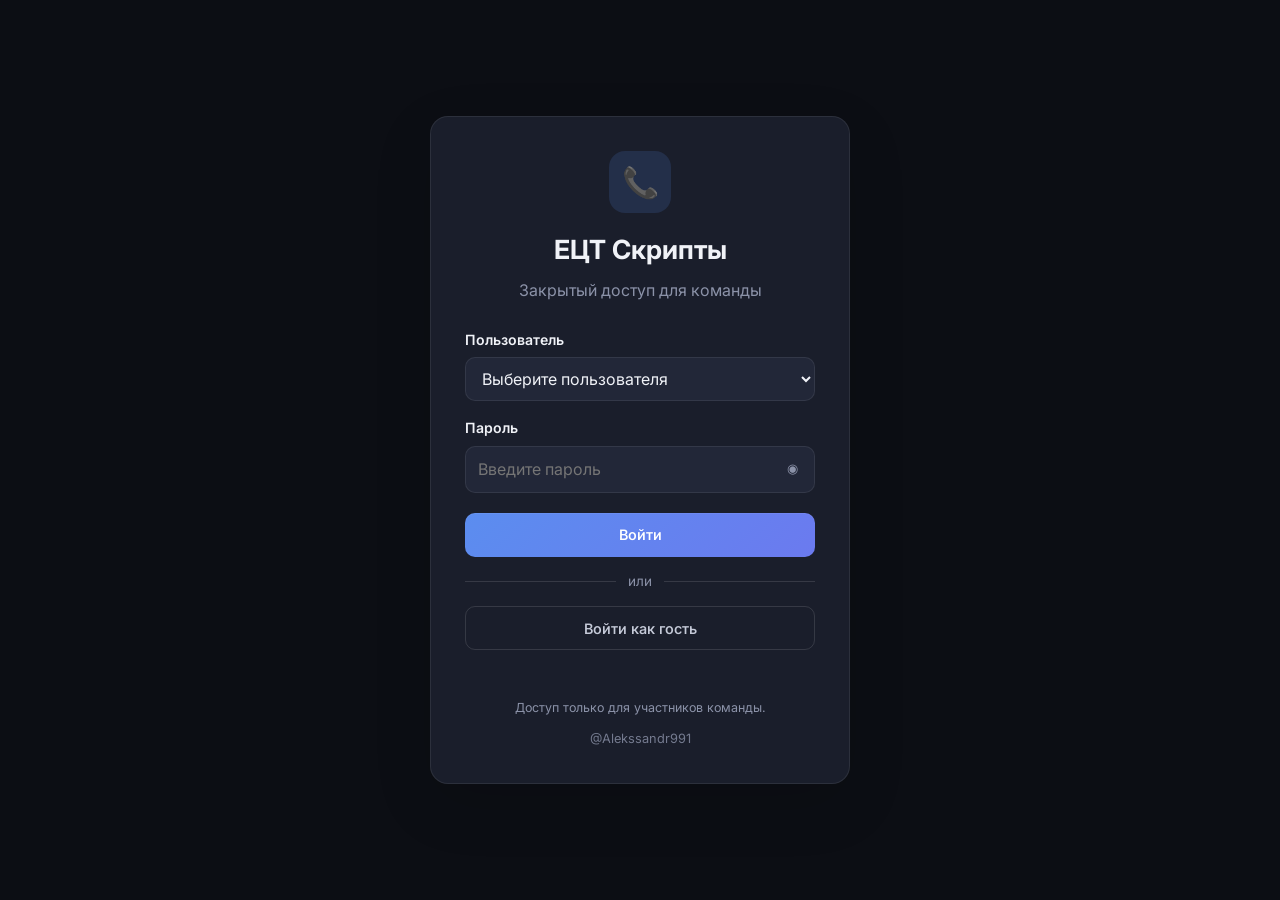
<file: index.html>
<!DOCTYPE html>
<html lang="ru">
<head>
  <meta charset="UTF-8" />
  <meta name="viewport" content="width=device-width, initial-scale=1.0" />
  <title>Скрипты ЕЦТ — Единый центр телефонии</title>
  <link rel="icon" href="favicon.ico" sizes="any" />
  <link rel="icon" href="data:image/svg+xml,<svg xmlns='http://www.w3.org/2000/svg' viewBox='0 0 100 100'><text y='.9em' font-size='90'>📞</text></svg>" />
  <link rel="stylesheet" href="style.css?v=2.7.30&t=202609190546" />
  <link rel="preconnect" href="https://fonts.googleapis.com" />
  <link rel="preconnect" href="https://fonts.gstatic.com" crossorigin />
  <link href="https://fonts.googleapis.com/css2?family=Inter:wght@400;500;600;700&display=swap" rel="stylesheet" />
</head>
<body>

  <!-- Login gate -->
  <section id="loginScreen" class="login-screen" aria-label="Вход">
    <div class="login-card">
      <div class="login-logo">📞</div>
      <h1>ЕЦТ Скрипты</h1>
      <p class="login-subtitle">Закрытый доступ для команды</p>

      <div class="login-field">
        <label for="loginUser">Пользователь</label>
        <select id="loginUser">
          <option value="">Выберите пользователя</option>
          <option value="Александр">Александр</option>
          <option value="Айнур">Айнур</option>
          <option value="Илья">Илья</option>
          <option value="Екатерина">Екатерина</option>
          <option value="Общая">Общая — только просмотр</option>
        </select>
      </div>

      <div class="login-field">
        <label for="loginPassword">Пароль</label>
        <div class="password-wrap">
          <input id="loginPassword" type="password" autocomplete="current-password"
                 placeholder="Введите пароль" />
          <button type="button" class="password-toggle" id="toggleLoginPassword" aria-label="Показать пароль">◉</button>
        </div>
      </div>

      <button class="btn btn-primary login-button" id="loginButton">Войти</button>
      <div class="login-divider" id="guestLoginWrap">
        <span>или</span>
      </div>
      <button type="button" class="btn btn-outline login-button" id="guestLoginBtn">Войти как гость</button>
      <p class="login-error" id="loginError" role="alert"></p>
      <p class="login-note">Доступ только для участников команды.</p>
      <p class="login-author">@Alekssandr991</p>
    </div>
  </section>


  <button type="button" id="sidebarBackdrop" class="sidebar-backdrop" aria-label="Закрыть меню"></button>
  <div id="app" hidden>
    <!-- Sidebar -->
    <aside class="sidebar" id="sidebar">
      <div class="sidebar-header">
        <div class="logo">
          <span class="logo-icon">📞</span>
          <span class="logo-text">ЕЦТ Скрипты</span>
        </div>
        <!-- панель всегда узкая, кнопка сворачивания не нужна -->
      </div>
      <nav class="sidebar-nav">
        <button class="nav-item active" data-page="home">
          <span class="nav-icon">🏠</span>
          <span class="nav-label">Главная</span>
        </button>
        <button class="nav-item" data-page="scripts">
          <span class="nav-icon">📜</span>
          <span class="nav-label">Скрипты</span>
        </button>
        <button class="nav-item" data-page="otabotki">
          <span class="nav-icon">🔄</span>
          <span class="nav-label">Отработки</span>
        </button>
        <button class="nav-item" data-page="catalog">
          <span class="nav-icon">🚗</span>
          <span class="nav-label">Автокаталог</span>
        </button>
        <button class="nav-item" data-page="calls">
          <span class="nav-icon">📞</span>
          <span class="nav-label">Звонки</span>
        </button>
        <button class="nav-item" data-page="rules">
          <span class="nav-icon">📋</span>
          <span class="nav-label">Правила</span>
        </button>
        <button class="nav-item" data-page="refinfo">
          <span class="nav-icon">📚</span>
          <span class="nav-label">Справка</span>
        </button>
        <button class="nav-item" data-page="newbie" hidden>
          <span class="nav-icon">🧭</span>
          <span class="nav-label">Новичкам</span>
        </button>
        <button class="nav-item" data-page="goals">
          <span class="nav-icon">🎯</span>
          <span class="nav-label">Цель</span>
        </button>
        <button class="nav-item" data-page="shift">
          <span class="nav-icon">⏱</span>
          <span class="nav-label">Смена</span>
        </button>
        <button class="nav-item" data-page="birthdays">
          <span class="nav-icon">🎂</span>
          <span class="nav-label">Дни рождения</span>
        </button>
        <button class="nav-item" data-page="leaderboard">
          <span class="nav-icon">🏆</span>
          <span class="nav-label">Лидерборд</span>
        </button>
        <button class="nav-item" data-page="help">
          <span class="nav-icon">📘</span>
          <span class="nav-label">Инструкция</span>
        </button>
        <button class="nav-item" data-page="settings">
          <span class="nav-icon">⚙️</span>
          <span class="nav-label">Настройки</span>
        </button>
        <button class="nav-item" data-page="admin" hidden>
          <span class="nav-icon">🛡</span>
          <span class="nav-label">Админ</span>
        </button>
      </nav>
      <div class="sidebar-footer">
        <button class="btn btn-sm btn-outline" id="exportData">Экспорт</button>
        <button class="btn btn-sm btn-outline" id="importData">Импорт</button>
        <input type="file" id="importFile" accept=".json" hidden />
        <p class="author-tag" title="Автор">@Alekssandr991</p>
      </div>
    </aside>

    <!-- Main content -->
    <main class="main">
      <header class="topbar">
        <div class="topbar-left">
          <button class="btn-icon mobile-menu-btn" id="mobileMenuBtn" type="button" title="Меню" aria-label="Меню">☰</button>
          <h1 id="pageTitle">Главная</h1>
        </div>
        <div class="topbar-right">
          <button type="button" class="btn btn-sm btn-primary" id="victoryCrmToggle" title="Ссылка на звонок Victory CRM">🔗 Victory</button>
          <span class="login-user-badge" id="currentUserBadge"></span>
          <button class="btn btn-sm btn-outline logout-btn" id="logoutBtn" title="Выйти из аккаунта">Выйти</button>
          <span class="sync-badge local" id="syncBadge" title="Статус синхронизации">Локально</span>
          <button class="btn btn-primary" id="addScriptBtn" style="display:none">+ Новый скрипт</button>
          <button class="btn btn-sm btn-outline" id="quickSearchBtn" title="Ctrl+B — быстрый поиск">🔍 Поиск</button>
          <button class="btn btn-sm btn-outline" id="hotkeysBtn" title="Ctrl+/ — справка">⌨</button>
          <button class="btn-icon" id="flappyBirdBtn" title="Flappy Bird — мини-игра" aria-label="Игра">🐦</button>
          <button class="btn-icon" id="themeToggle" title="Тема">🌙</button>
        </div>
      </header>

      <div id="victoryCrmPanel" class="victory-crm-panel" hidden>
        <div class="victory-crm-inner">
          <div class="victory-crm-title">Victory CRM — ссылка на звонок</div>
          <div class="victory-crm-row">
            <span class="victory-crm-prefix">https://victory-crm.ru/answers/</span>
            <input type="text" id="victoryCrmId" class="search-input victory-crm-id" placeholder="ID звонка" inputmode="numeric" autocomplete="off" spellcheck="false">
          </div>
          <div class="victory-crm-actions">
            <button type="button" class="btn btn-primary btn-sm" id="victoryCrmCopy">📋 Копировать</button>
            <button type="button" class="btn btn-outline btn-sm" id="victoryCrmClear">Очистить</button>
          </div>
        </div>
      </div>

      <div class="content" id="content">
        <!-- Pages will be rendered here -->
      </div>
    </main>
  </div>

  <!-- Flappy Bird -->
  <div id="flappyOverlay" class="flappy-overlay" hidden>
    <div class="flappy-modal">
      <div class="flappy-header">
        <strong>🐦 Flappy Bird</strong>
        <button type="button" class="btn-icon" id="flappyClose" title="Закрыть">✕</button>
      </div>
      <div class="flappy-body">
        <canvas id="flappyCanvas" width="360" height="520" aria-label="Игровое поле"></canvas>
        <div class="flappy-side">
          <div class="flappy-score-box">
            <div class="flappy-score-label">Счёт</div>
            <div class="flappy-score-value" id="flappyScore">0</div>
            <div class="flappy-best-label">Ваш рекорд: <span id="flappyBest">0</span></div>
          </div>
          <p class="flappy-hint">«Играть» → затем пробел / клик / тап по полю</p>
          <button type="button" class="btn btn-primary" id="flappyStart">Играть</button>
          <div class="flappy-lb">
            <div class="flappy-lb-title">🏆 Таблица рекордов</div>
            <div id="flappyLeaderboard" class="flappy-lb-list"></div>
          </div>
        </div>
      </div>
    </div>
  </div>

  <!-- Modal -->
  <div class="modal-overlay" id="modalOverlay" hidden>
    <div class="modal" id="modal">
      <div class="modal-header">
        <h2 id="modalTitle">Модальное окно</h2>
        <button class="btn-icon modal-close" id="modalClose">✕</button>
      </div>
      <div class="modal-body" id="modalBody"></div>
      <div class="modal-footer" id="modalFooter"></div>
    </div>
  </div>

  <!-- Toast -->
  <div class="toast-container" id="toastContainer"></div>

  <script src="config.js?v=2.7.30&t=202609190546"></script>
<script src="app.js?v=2.7.30&t=202609190546"></script>
<script>
(function () {
  // В index.html больше нет паролей в открытом виде.
// Это SHA-256 тех же паролей; пароль проверяется локально по хэшу.
  const USERS = {
    "Александр": "c5462988bb257279b044955b10dbf91c2ca52d554fbee6420e0417bb19885bcd",
    "Айнур": "4469046f17cb23745587338fc1cc3abdf03ec46a5be90c897dd12a4c572b2141",
    "Илья": "20382b54089ec59d6fb16d96a1564584ddf84e6a3ae25f32c6386a4452b755d7",
    "Екатерина": "08d3aaa39c7f45b481909dda7e0494f5f4a21b126ef1aa5405e3d0e5e20379c5",
    "Общая": "a555c6ff72cb2148406184ce4c9326e2f85f8ede4b5ec6cd32cc5ba06317ab48"
  };

  function setMessage(text) {
    const el = document.getElementById("loginError");
    if (el) el.textContent = text || "";
  }

  function closeGuestModalForce() {}

  function showLoginUI() {
    try { closeGuestModalForce(); } catch (_) {
      const modal = document.getElementById("guestModal");
      if (modal) { modal.hidden = true; modal.setAttribute("hidden", ""); modal.style.display = "none"; }
    }
    const login = document.getElementById("loginScreen");
    const app = document.getElementById("app");
    if (app) {
      app.hidden = true;
      app.setAttribute("hidden", "");
      app.style.display = "none";
    }
    if (login) {
      login.hidden = false;
      login.removeAttribute("hidden");
      login.style.display = "flex";
    }
  }


  function showMainUI(user) {
    try { closeGuestModalForce(); } catch (_) {}
    const login = document.getElementById("loginScreen");
    const app = document.getElementById("app");
    if (login) {
      login.hidden = true;
      login.setAttribute("hidden", "");
      login.style.display = "none";
    }
    if (app) {
      app.hidden = false;
      app.removeAttribute("hidden");
      app.style.display = "flex";
    }
    const badge = document.getElementById("currentUserBadge");
    if (badge) badge.textContent = "👤 " + (user || "");
    try { sessionStorage.setItem("ect_team_session_v1", user || ""); } catch (_) {}
    if (typeof state !== "undefined") state.currentUser = user || "";
  }

  async function bootApp(user) {
    if (typeof state !== "undefined") state.currentUser = user;
    try {
      if (typeof applyAccountPermissions === "function") applyAccountPermissions();
    } catch (e) { console.warn("permissions", e); }

    if (typeof startApplication !== "function") {
      throw new Error("startApplication не найден");
    }
    await startApplication();
  }

  async function openApp(user) {
    window.__ectOpening = false; // сброс залипшего флага
    const btn = document.getElementById("loginButton");
    if (btn) {
      btn.disabled = true;
      btn.textContent = "Входим…";
    }
    setMessage("");

    // 1) Сразу показать интерфейс — до любых async
    if (typeof showMainUI === "function") showMainUI(user);
    else if (typeof showAppAfterLogin === "function") showAppAfterLogin(user);
    else {
      var login = document.getElementById("loginScreen");
      var appEl = document.getElementById("app");
      if (login) { login.hidden = true; login.style.display = "none"; }
      if (appEl) { appEl.hidden = false; appEl.style.display = "flex"; }
      if (typeof state !== "undefined") state.currentUser = user;
    }

    try {
      await bootApp(user);
      setMessage("");
    } catch (err) {
      console.error("boot error", err);
      // UI уже открыт — не возвращаем на логин
      setMessage("Сайт открыт. Предупреждение: " + (err && err.message ? err.message : err));
    } finally {
      if (btn) {
        btn.disabled = false;
        btn.textContent = "Войти";
      }
      window.__ectOpening = false;
    }
  }

  async function doLogin() {
    try {
      const userEl = document.getElementById("loginUser");
      const passEl = document.getElementById("loginPassword");
      const user = (userEl && userEl.value) ? userEl.value.trim() : "";
      const password = (passEl && passEl.value) ? passEl.value : "";

      setMessage("");

      if (!user) {
        setMessage("Сначала выберите пользователя.");
        return;
      }
      if (!password) {
        setMessage("Введите пароль.");
        if (passEl) passEl.focus();
        return;
      }

      // Проверка пароля: 1) override hash 2) plain USERS (если нет override) 3) extraUsers hash
      async function sha256Hex(value) {
        if (window.crypto && window.crypto.subtle) {
          const data = new TextEncoder().encode(value);
          const hash = await window.crypto.subtle.digest("SHA-256", data);
          return Array.from(new Uint8Array(hash)).map(b => b.toString(16).padStart(2, "0")).join("");
        }
        // простой fallback не нужен на HTTPS; пробуем app.js
        if (typeof window.sha256Hex === "function") {
          try { return await window.sha256Hex(value); } catch (_) {}
        }
        return null;
      }

      const passTry = (password || "").trim() || password;
      const hash = await sha256Hex(passTry);
      let ok = false;

      // 1) Смена пароля админом (sha256) — приоритетнее встроенного
      try {
        let overrides = {};
        try { overrides = JSON.parse(localStorage.getItem("ect_team_pass_overrides_v1") || "{}"); } catch (_) {}
        if (overrides && typeof overrides === "object" && overrides[user] && hash && hash === overrides[user]) {
          ok = true;
        }
      } catch (e) { console.warn(e); }

      // 2) Встроенный пароль (только если override НЕ задан)
      if (!ok) {
        let hasOverride = false;
        try {
          const overrides = JSON.parse(localStorage.getItem("ect_team_pass_overrides_v1") || "{}");
          hasOverride = !!(overrides && overrides[user]);
        } catch (_) {}
        const expectedHash = USERS[user];
        if (!hasOverride && expectedHash && hash && hash === expectedHash) {
          ok = true;
        }
      }

      // 3) Доп. участники (extraUsers)
      if (!ok) {
        try {
          let extra = [];
          try { extra = JSON.parse(localStorage.getItem("ect_extra_users_v1") || "[]"); } catch (_) {}
          const row = Array.isArray(extra) ? extra.find(u => u && u.name === user) : null;
          if (row && row.passwordHash && hash && hash === row.passwordHash) ok = true;
        } catch (e) { console.warn(e); }
      }

      // 4) app.js findUserPasswordHash (если доступен)
      if (!ok && typeof findUserPasswordHash === "function" && hash) {
        try {
          const expected = await findUserPasswordHash(user);
          if (expected && expected === hash) ok = true;
        } catch (e) { console.warn(e); }
      }

      if (!ok) {
        if (!USERS[user] && !(function(){ try { return (JSON.parse(localStorage.getItem("ect_extra_users_v1")||"[]")||[]).some(u=>u&&u.name===user); } catch(_){return false;} })()) {
          setMessage("Неизвестный пользователь.");
        } else {
          setMessage("Неверный пароль.");
        }
        if (passEl) { passEl.value = ""; passEl.focus(); }
        return;
      }

      // Успех
      try {
        sessionStorage.removeItem('ect_is_guest_v1');
        sessionStorage.removeItem('ect_guest_name_v1');
      } catch (_) {}
      openApp(user);
    } catch (e) {
      console.error("doLogin crash", e);
      setMessage("Ошибка входа: " + (e && e.message ? e.message : e));
    }
  }

  
  function refreshLoginUsers() {
    const sel = document.getElementById("loginUser");
    if (!sel) return;
    const current = sel.value;
    let extra = [];
    try { extra = JSON.parse(localStorage.getItem("ect_extra_users_v1") || "[]"); } catch (_) {}
    const system = Object.keys(USERS);
    const names = system.slice();
    (extra || []).forEach(u => {
      if (u && u.name && !names.includes(u.name)) names.push(u.name);
    });
    sel.innerHTML = '<option value="">Выберите пользователя</option>' +
      names.map(n => {
        const label = n === "Общая" ? "Общая — только просмотр" : n;
        return '<option value="' + n + '">' + label + '</option>';
      }).join("");
    if (current && names.includes(current)) sel.value = current;
  }
  window.__ECT_REFRESH_USERS = refreshLoginUsers;

  function installLogin() {
    refreshLoginUsers();
    // Подтянуть доп. участников из Google Sheets (Элла и др. на любом браузере)
    setTimeout(function () {
      var pull = window.__ECT_PULL_EXTRA_USERS;
      if (typeof pull === 'function') {
        pull().then(function () { refreshLoginUsers(); }).catch(function () {});
      } else if (typeof pullExtraUsersFromCloud === 'function') {
        pullExtraUsersFromCloud().then(function () { refreshLoginUsers(); }).catch(function () {});
      }
    }, 400);
    const toggle = document.getElementById("toggleLoginPassword");
    const passForToggle = document.getElementById("loginPassword");
    if (toggle && passForToggle) {
      toggle.onclick = function (e) {
        e.preventDefault();
        passForToggle.type = passForToggle.type === "password" ? "text" : "password";
      };
    }

    const btn = document.getElementById("loginButton");
    const pass = document.getElementById("loginPassword");
    const user = document.getElementById("loginUser");

    if (btn) {
      btn.type = "button";
      btn.onclick = function (e) {
        e.preventDefault();
        doLogin();
      };
    }
    if (pass) {
      pass.onkeydown = function (e) {
        if (e.key === "Enter") {
          e.preventDefault();
          doLogin();
        }
      };
    }
    if (user) {
      user.onchange = function () { setMessage(""); };
    }

    // Гостевой вход
    function isGuestLoginEnabled() {
      try {
        if (typeof window.__ECT_GUEST_ENABLED === 'function') return !!window.__ECT_GUEST_ENABLED();
      } catch (_) {}
      try {
        const v = localStorage.getItem('ect_guest_login_enabled');
        if (v === '0' || v === 'false') return false;
        if (v === '1' || v === 'true') return true;
      } catch (_) {}
      return true;
    }
    function getSheetsUrlForGuestFlag() {
      try {
        const raw = localStorage.getItem('ect_cloud_cfg_v1');
        if (raw) {
          const c = JSON.parse(raw);
          if (c && c.sheetsUrl && String(c.sheetsUrl).indexOf('script.google.com') >= 0) return c.sheetsUrl;
        }
      } catch (_) {}
      return (window.ECT_CONFIG && window.ECT_CONFIG.appsScriptUrl) || "";
    }
    
    function sheetsUrlIndex() {
      try {
        var raw = localStorage.getItem('ect_cloud_cfg_v1');
        if (raw) {
          var c = JSON.parse(raw);
          if (c && c.sheetsUrl) return c.sheetsUrl;
        }
      } catch (_) {}
      return (window.ECT_CONFIG && window.ECT_CONFIG.appsScriptUrl) || "";
    }
function pullGuestFlagFromCloud() {
      // Cloud sync is owned by app.js after configuration is loaded.
      // Avoid a second, pre-login request that can race with deployment migration.
      return Promise.resolve();
    }

    function enterAsGuest() {
      if (!isGuestLoginEnabled()) {
        setMessage('Вход гостей временно отключён администратором');
        updateGuestBtnVisibility();
        return;
      }
      // ещё раз сверим с облаком
      pullGuestFlagFromCloud().then(function () {
        if (!isGuestLoginEnabled()) {
          setMessage('Вход гостей временно отключён администратором');
          updateGuestBtnVisibility();
          return;
        }
        try {
          sessionStorage.setItem('ect_is_guest_v1', '1');
          sessionStorage.removeItem('ect_guest_name_v1');
        } catch (_) {}
        openApp('Гость');
      });
    }

    function updateGuestBtnVisibility() {
      const wrap = document.getElementById('guestLoginWrap');
      const btn = document.getElementById('guestLoginBtn');
      const on = isGuestLoginEnabled();
      if (wrap) wrap.hidden = !on;
      if (btn) btn.hidden = !on;
    }
    const guestBtn = document.getElementById('guestLoginBtn');
    if (guestBtn) guestBtn.onclick = function (e) { e.preventDefault(); enterAsGuest(); };
    updateGuestBtnVisibility();
    window.__ECT_UPDATE_GUEST_BTN = updateGuestBtnVisibility;
    pullGuestFlagFromCloud();

    // Восстановление сессии — только если всё ок
    try {
      const saved = sessionStorage.getItem("ect_team_session_v1");
      const isGuest = sessionStorage.getItem("ect_is_guest_v1") === '1';
      let known = !!USERS[saved];
      if (!known && saved) {
        try {
          const extra = JSON.parse(localStorage.getItem("ect_extra_users_v1") || "[]");
          known = Array.isArray(extra) && extra.some(u => u && u.name === saved);
        } catch (_) {}
      }
      if (isGuest && saved && (saved === 'Гость' || String(saved).indexOf('Гость') === 0)) {
        if (isGuestLoginEnabled()) openApp(saved);
        else {
          try { sessionStorage.removeItem('ect_team_session_v1'); sessionStorage.removeItem('ect_is_guest_v1'); } catch (_) {}
          showLoginUI();
        }
      } else if (saved && known) {
        try { sessionStorage.removeItem('ect_is_guest_v1'); } catch (_) {}
        openApp(saved);
      } else {
        showLoginUI();
      }
    } catch (_) {
      showLoginUI();
    }
  }

  if (document.readyState === "loading") {
    document.addEventListener("DOMContentLoaded", installLogin);
  } else {
    installLogin();
  }

  window.__ECT_LOGIN_TEST = function () {
    return {
      buttonFound: !!document.getElementById("loginButton"),
      appJsLoaded: typeof startApplication === "function",
      users: Object.keys(USERS),
      appHidden: document.getElementById("app") && document.getElementById("app").hidden,
      loginHidden: document.getElementById("loginScreen") && document.getElementById("loginScreen").hidden
    };
  };

  // Ручной вход из консоли для диагностики
  window.__ECT_FORCE_LOGIN = function (name) {
    name = name || "Александр";
    if (!USERS[name]) return "нет такого пользователя";
    openApp(name);
    return "ok " + name;
  };
})();
</script>


</body>
</html>
</file>
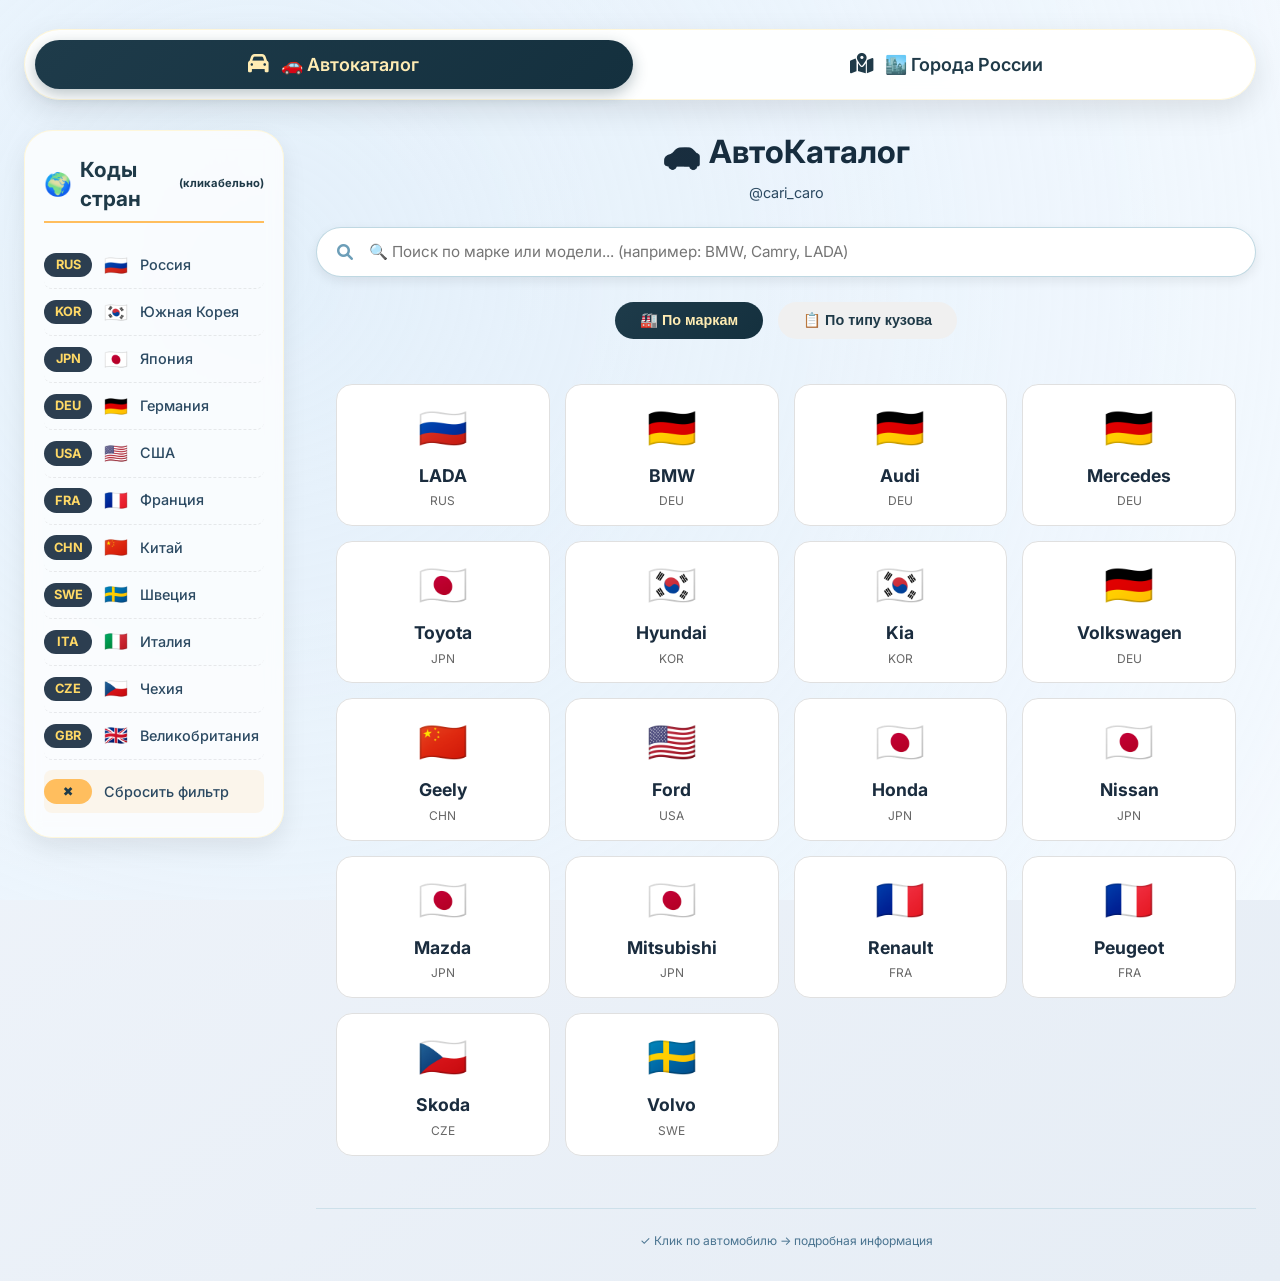
<file: catalog.html>
<!DOCTYPE html>
<html lang="ru">
<head>
    <meta charset="UTF-8">
    <meta name="viewport" content="width=device-width, initial-scale=1.0, user-scalable=yes, viewport-fit=cover">
    <title>Автокаталог + Города России | Объединённый сервис</title>
    
    <link rel="icon" type="image/svg+xml" href="data:image/svg+xml,%3Csvg xmlns='http://www.w3.org/2000/svg' viewBox='0 0 100 100'%3E%3Crect width='100' height='100' rx='20' fill='%231e3b4a'/%3E%3Ctext x='50' y='78' font-size='72' text-anchor='middle' fill='%23ffbe5e' font-weight='bold'%3E🚗%3C/text%3E%3C/svg%3E">
    
    <link rel="stylesheet" href="https://cdnjs.cloudflare.com/ajax/libs/font-awesome/6.0.0-beta3/css/all.min.css">
    <link href="https://fonts.googleapis.com/css2?family=Inter:opsz,wght@14..32,300;400;500;600;700&display=swap" rel="stylesheet">
    
    <style>
        * { margin: 0; padding: 0; box-sizing: border-box; }

        body {
            font-family: 'Inter', system-ui, 'Segoe UI', 'Roboto', 'Helvetica Neue', sans-serif;
            background: linear-gradient(145deg, #f2f6fc 0%, #e6edf5 100%);
            color: #1a2c3e;
            line-height: 1.4;
            scroll-behavior: smooth;
        }

        body::before {
            content: "";
            position: fixed;
            top: 0;
            left: 0;
            width: 100%;
            height: 100%;
            background: radial-gradient(circle at 20% 30%, rgba(215, 235, 250, 0.5), rgba(245, 250, 255, 0.9));
            z-index: -2;
        }

        .tabs-container {
            max-width: 1600px;
            margin: 0 auto;
            padding: 1.8rem 1.5rem 2rem;
        }
        
        .tabs-header {
            display: flex;
            gap: 15px;
            margin-bottom: 30px;
            background: rgba(255, 255, 255, 0.95);
            backdrop-filter: blur(10px);
            padding: 10px;
            border-radius: 80px;
            box-shadow: 0 10px 30px rgba(0, 0, 0, 0.1);
            border: 1px solid rgba(255, 245, 210, 0.8);
        }
        
        .tab-btn {
            flex: 1;
            padding: 14px 25px;
            font-size: 18px;
            font-weight: 600;
            border: none;
            background: transparent;
            cursor: pointer;
            border-radius: 60px;
            transition: all 0.3s ease;
            font-family: inherit;
            display: flex;
            align-items: center;
            justify-content: center;
            gap: 12px;
            color: #1f3a48;
        }
        
        .tab-btn i, .tab-btn span { font-size: 1.3rem; }
        
        .tab-btn.active {
            background: linear-gradient(135deg, #1e3b4a, #14303e);
            color: #ffecb3;
            box-shadow: 0 5px 15px rgba(30, 59, 74, 0.3);
        }
        
        .tab-btn:not(.active):hover {
            background: #fff3e0;
            transform: translateY(-2px);
        }
        
        .tab-content { display: none; animation: fadeIn 0.4s ease; }
        .tab-content.active { display: block; }
        
        @keyframes fadeIn {
            from { opacity: 0; transform: translateY(10px); }
            to { opacity: 1; transform: translateY(0); }
        }

        /* ========== СТИЛИ АВТОКАТАЛОГА ========== */
        .main-layout { display: flex; gap: 2rem; max-width: 1600px; margin: 0 auto; position: relative; }

        .legend-panel {
            width: 260px;
            flex-shrink: 0;
            background: rgba(255, 255, 255, 0.75);
            backdrop-filter: blur(8px);
            border-radius: 28px;
            padding: 1.5rem 1.2rem;
            box-shadow: 0 10px 25px rgba(0, 0, 0, 0.08);
            border: 1px solid rgba(255, 245, 210, 0.8);
            height: fit-content;
            position: sticky;
            top: 20px;
        }

        .legend-title {
            font-size: 1.3rem;
            font-weight: 700;
            color: #1f3a48;
            border-bottom: 2px solid #ffbe5e;
            padding-bottom: 0.5rem;
            margin-bottom: 1.2rem;
            display: flex;
            align-items: center;
            gap: 8px;
        }
        .legend-title span { font-size: 1.4rem; }

        .legend-item {
            display: flex;
            align-items: center;
            gap: 12px;
            padding: 0.6rem 0;
            border-bottom: 1px dashed rgba(0,0,0,0.08);
            font-size: 0.9rem;
            cursor: pointer;
            transition: all 0.2s ease;
            border-radius: 8px;
        }
        .legend-item:hover {
            background: rgba(255, 190, 94, 0.2);
            transform: translateX(5px);
        }
        .legend-code {
            background: #2c3e50;
            color: #ffd966;
            font-weight: bold;
            padding: 0.2rem 0.6rem;
            border-radius: 20px;
            font-size: 0.8rem;
            min-width: 48px;
            text-align: center;
            cursor: pointer;
        }
        .legend-country { color: #2c4a62; font-weight: 500; cursor: pointer; }
        .legend-flag { font-size: 1.2rem; cursor: pointer; }

        .right-content { flex: 1; min-width: 0; }
        .container { width: 100%; }

        .hero { text-align: center; margin-bottom: 1.5rem; }
        .hero h1 {
            font-size: 2rem;
            background: linear-gradient(135deg, #1f2f3e, #0f2b3f);
            background-clip: text;
            -webkit-background-clip: text;
            color: transparent;
        }
        .hero p { color: #2c4a62; font-size: 0.9rem; margin-top: 0.5rem; }

        .search-auto-section { margin-bottom: 25px; }
        .search-auto-box {
            display: flex;
            background: white;
            border-radius: 60px;
            box-shadow: 0 4px 12px rgba(0,0,0,0.08);
            border: 1px solid rgba(44, 125, 160, 0.3);
        }
        .search-auto-box i { padding-left: 20px; align-self: center; color: #6c9eb8; }
        #searchAutoInput {
            flex: 1;
            padding: 0.9rem 1rem;
            border: none;
            background: transparent;
            font-size: 0.95rem;
            outline: none;
            font-family: 'Inter', sans-serif;
        }
        .search-results-count { text-align: center; font-size: 0.8rem; color: #4a6272; margin-top: 8px; }

        .filter-mode-switch {
            display: flex;
            justify-content: center;
            gap: 15px;
            margin-bottom: 25px;
        }
        .mode-btn {
            padding: 10px 25px;
            border: none;
            border-radius: 40px;
            font-size: 0.9rem;
            font-weight: 600;
            cursor: pointer;
            transition: all 0.2s;
            background: #f0f0f0;
            color: #1f3a48;
        }
        .mode-btn.active {
            background: linear-gradient(135deg, #1e3b4a, #14303e);
            color: #ffecb3;
        }

        .categories-toolbar {
            background: rgba(255, 255, 255, 0.8);
            backdrop-filter: blur(12px);
            border-radius: 80px;
            padding: 0.7rem 1rem;
            margin-bottom: 2.2rem;
            display: flex;
            flex-wrap: wrap;
            justify-content: center;
            gap: 0.8rem;
            box-shadow: 0 8px 20px rgba(0, 0, 0, 0.08);
        }

        .category-filter-btn {
            background: #ffffffdd;
            border: none;
            padding: 0.6rem 1.3rem;
            border-radius: 60px;
            font-size: 0.95rem;
            font-weight: 600;
            color: #1f3a48;
            cursor: pointer;
            transition: all 0.2s ease;
            display: inline-flex;
            align-items: center;
            gap: 8px;
        }
        .category-filter-btn span { font-size: 1.2rem; }
        .category-filter-btn:hover { background: #fff3e0; transform: translateY(-2px); }
        .category-filter-btn.active {
            background: linear-gradient(115deg, #1e3b4a, #14303e);
            color: #ffecb3;
        }

        .category-grid { display: flex; flex-direction: column; gap: 2rem; }
        .category-card {
            background: rgba(255,255,255,0.85);
            backdrop-filter: blur(2px);
            border-radius: 1.8rem;
            box-shadow: 0 15px 30px -12px rgba(0,0,0,0.12);
            overflow: hidden;
            margin-bottom: 1.2rem;
            transition: transform 0.2s;
            border: 1px solid rgba(255,255,240,0.7);
        }
        .category-card:hover { transform: translateY(-3px); }
        .category-header { padding: 0.9rem 1.8rem; color: white; }
        .category-header h2 { font-size: 1.6rem; font-weight: 600; display: flex; align-items: center; gap: 12px; }
        .category-header h2 span { font-size: 1.7rem; }
        .buttons-container { padding: 1.5rem 1.8rem 1.8rem; display: flex; flex-wrap: wrap; gap: 0.9rem; }

        .car-btn {
            background: linear-gradient(110deg, #ffffff, #fafcff);
            border: none;
            padding: 0.7rem 1.5rem;
            border-radius: 50px;
            font-size: 0.95rem;
            font-weight: 600;
            color: #1f2e3a;
            cursor: pointer;
            transition: all 0.2s ease;
            box-shadow: 0 5px 12px rgba(0,0,0,0.06);
            display: inline-flex;
            align-items: center;
            gap: 8px;
            border: 1px solid rgba(255,255,245,0.9);
        }

        .country-badge {
            display: inline-flex;
            align-items: center;
            justify-content: center;
            background: #2c3e50;
            color: #ffd966;
            font-size: 0.7rem;
            font-weight: bold;
            padding: 0.2rem 0.5rem;
            border-radius: 20px;
            margin-left: 6px;
        }
		
		
		.car-modal-header {
			cursor: pointer;
			transition: all 0.2s;
		}

		.car-modal-header:hover {
			background: linear-gradient(135deg, #2c5f7a, #1e3b4a);
		}

		.car-modal-header h2 {
			pointer-events: none; /* Чтобы клик проходил на весь блок, а не только на текст */
		}

        .car-btn[data-brand="lada"]::before { content: "🇷🇺"; margin-right: 4px; }
        .car-btn[data-brand="hyundai"]::before { content: "🇰🇷"; margin-right: 4px; }
        .car-btn[data-brand="kia"]::before { content: "🇰🇷"; margin-right: 4px; }
        .car-btn[data-brand="geely"]::before { content: "🇨🇳"; margin-right: 4px; }
        .car-btn[data-brand="ford"]::before { content: "🇺🇸"; margin-right: 4px; }
        .car-btn[data-brand="bmw"]::before { content: "🇩🇪"; margin-right: 4px; }
        .car-btn[data-brand="audi"]::before { content: "🇩🇪"; margin-right: 4px; }
        .car-btn[data-brand="mercedes"]::before { content: "🇩🇪"; margin-right: 4px; }
        .car-btn[data-brand="toyota"]::before { content: "🇯🇵"; margin-right: 4px; }
        .car-btn[data-brand="honda"]::before { content: "🇯🇵"; margin-right: 4px; }
        .car-btn[data-brand="nissan"]::before { content: "🇯🇵"; margin-right: 4px; }
        .car-btn[data-brand="mazda"]::before { content: "🇯🇵"; margin-right: 4px; }
        .car-btn[data-brand="mitsubishi"]::before { content: "🇯🇵"; margin-right: 4px; }
        .car-btn[data-brand="renault"]::before { content: "🇫🇷"; margin-right: 4px; }
        .car-btn[data-brand="skoda"]::before { content: "🇨🇿"; margin-right: 4px; }
        .car-btn[data-brand="volvo"]::before { content: "🇸🇪"; margin-right: 4px; }

        .car-btn:hover { transform: scale(1.02); border-color: #f3bc6c; }
        .car-btn:active { transform: scale(0.97); }

        .brands-grid {
            display: grid;
            grid-template-columns: repeat(auto-fill, minmax(180px, 1fr));
            gap: 15px;
            padding: 20px;
        }
        .brand-card {
            background: white;
            border-radius: 16px;
            padding: 15px;
            cursor: pointer;
            transition: all 0.2s;
            text-align: center;
            border: 1px solid #e0e0e0;
        }
        .brand-card:hover {
            transform: translateY(-3px);
            box-shadow: 0 8px 20px rgba(0,0,0,0.1);
            border-color: #ffbe5e;
        }
        .brand-icon { font-size: 2.5rem; margin-bottom: 8px; }
        .brand-name { font-weight: 700; font-size: 1.1rem; margin-bottom: 5px; }
        .brand-country { font-size: 0.75rem; color: #666; }

        /* Модальное окно */
        .car-modal {
            display: none;
            position: fixed;
            top: 0;
            left: 0;
            width: 100%;
            height: 100%;
            background: rgba(0,0,0,0.7);
            justify-content: center;
            align-items: center;
            z-index: 2000;
            backdrop-filter: blur(4px);
        }
        .car-modal.active { display: flex; }
        .car-modal-content {
            background: white;
            border-radius: 32px;
            max-width: 500px;
            width: 90%;
            max-height: 85vh;
            overflow-y: auto;
            box-shadow: 0 25px 50px rgba(0,0,0,0.3);
            animation: modalFadeIn 0.3s ease;
        }
        @keyframes modalFadeIn {
            from { opacity: 0; transform: scale(0.95); }
            to { opacity: 1; transform: scale(1); }
        }
        .car-modal-header {
            background: linear-gradient(135deg, #1e3b4a, #14303e);
            color: white;
            padding: 20px 25px;
            border-radius: 32px 32px 0 0;
            display: flex;
            justify-content: space-between;
            align-items: center;
        }
        .car-modal-header h2 { margin: 0; font-size: 1.6rem; }
        .close-modal {
            background: none;
            border: none;
            color: white;
            font-size: 28px;
            cursor: pointer;
            padding: 0 8px;
        }
        .car-modal-body { padding: 25px; }
        .car-detail { margin-bottom: 15px; padding-bottom: 10px; border-bottom: 1px solid #eee; }
        .car-detail-label { font-weight: 700; color: #1e3b4a; display: inline-block; width: 100px; }
        .car-detail-value { color: #333; }
        .car-price {
            font-size: 1.8rem;
            font-weight: 700;
            color: #2c7da0;
            margin: 15px 0;
            display: flex;
            align-items: center;
            gap: 10px;
        }
        .car-price i { font-size: 1.5rem; color: #ffbe5e; }
        .car-description-text {
            background: #f5f7fa;
            padding: 15px;
            border-radius: 16px;
            margin: 15px 0;
            line-height: 1.5;
            color: #2c3e50;
        }

        /* Стили городов */
        .cities-wrapper {
            background: rgba(255, 255, 255, 0.85);
            backdrop-filter: blur(8px);
            border-radius: 28px;
            padding: 1.8rem;
            box-shadow: 0 20px 40px rgba(0, 0, 0, 0.1);
            min-height: 600px;
        }
        .hero-cities { text-align: center; margin-bottom: 1.5rem; }
        .hero-cities h1 {
            font-size: 2rem;
            background: linear-gradient(135deg, #1f2f3e, #0f2b3f);
            background-clip: text;
            -webkit-background-clip: text;
            color: transparent;
        }
        .search-section { max-width: 550px; margin: 0 auto 2rem auto; }
        .search-box {
            display: flex;
            background: white;
            border-radius: 60px;
            box-shadow: 0 8px 20px -6px rgba(0, 0, 0, 0.1);
            border: 1px solid rgba(44, 125, 160, 0.3);
        }
        .search-box i { padding-left: 20px; align-self: center; color: #6c9eb8; }
        #searchInput {
            flex: 1;
            padding: 0.9rem 1rem 0.9rem 0.8rem;
            border: none;
            background: transparent;
            font-size: 0.95rem;
            outline: none;
        }
        .clear-search {
            background: none;
            border: none;
            padding: 0 20px;
            cursor: pointer;
            color: #9bb7ca;
            font-size: 1.1rem;
        }
        .clear-search:hover { color: #2c7da0; }
        .search-stats { text-align: center; margin-top: 0.5rem; font-size: 0.75rem; color: #4f7a97; min-height: 2rem; }
        .districts-grid {
            display: grid;
            grid-template-columns: repeat(auto-fill, minmax(380px, 1fr));
            gap: 1.8rem;
            max-height: 600px;
            overflow-y: auto;
            padding-right: 10px;
        }
        .district-card {
            background: white;
            border-radius: 1.5rem;
            box-shadow: 0 12px 28px -10px rgba(0, 0, 0, 0.08);
            overflow: hidden;
            border: 1px solid rgba(100, 140, 170, 0.15);
        }
        .district-card:hover { transform: translateY(-3px); }
        .card-header {
            padding: 1rem 1.5rem;
            border-bottom: 2px solid;
            display: flex;
            align-items: center;
            gap: 12px;
            background: #fefefe;
        }
        .card-header i { font-size: 1.8rem; }
        .card-header h2 { font-size: 1.45rem; font-weight: 700; margin: 0; }
        .regions-container { padding: 0.8rem 1.2rem 1.2rem; max-height: 500px; overflow-y: auto; }
        .region-button {
            background: #f1f6fa;
            border-radius: 60px;
            padding: 0.5rem 1rem;
            margin: 0.4rem 0.3rem;
            display: inline-flex;
            align-items: center;
            gap: 8px;
            font-size: 0.85rem;
            font-weight: 600;
            color: #1f5e7e;
            cursor: pointer;
        }
        .region-button:hover { background: #e2edf5; transform: scale(1.02); }
        .cities-dropdown {
            margin: 0.2rem 0.5rem 0.5rem 1rem;
            background: #f9fbfd;
            border-radius: 1rem;
            padding: 0.75rem 1rem;
            border-left: 3px solid #6da1c2;
            display: none;
        }
        .cities-dropdown.show, .cities-dropdown.force-open { display: block; animation: fadeSlide 0.2s ease; }
        @keyframes fadeSlide {
            from { opacity: 0; transform: translateY(-6px); }
            to { opacity: 1; transform: translateY(0); }
        }
        .cities-title { font-size: 0.7rem; text-transform: uppercase; font-weight: 700; color: #2c7da0; margin-bottom: 8px; }
        .city-badge {
            display: inline-block;
            background: #e4eef5;
            padding: 0.25rem 0.8rem;
            border-radius: 30px;
            font-size: 0.75rem;
            margin: 0.2rem 0.3rem;
            color: #135b7c;
            cursor: pointer;
        }
        .city-badge:hover { background: #d0e2ed; }
        .highlight { background-color: #ffd966; border-radius: 12px; padding: 0 2px; }

        .copy-toast {
            position: fixed;
            bottom: 30px;
            left: 50%;
            transform: translateX(-50%) translateY(20px);
            background: #1f3b2c;
            color: #ffecb3;
            padding: 10px 20px;
            border-radius: 40px;
            font-size: 0.85rem;
            z-index: 1000;
            opacity: 0;
            transition: opacity 0.2s;
            pointer-events: none;
        }
        .copy-toast.show { opacity: 1; transform: translateX(-50%) translateY(0); }

        .footer-note {
            text-align: center;
            margin-top: 2rem;
            font-size: 0.75rem;
            color: #4a7490;
            border-top: 1px solid #cde0ea;
            padding-top: 1.5rem;
        }

        @media (max-width: 900px) {
            .tabs-container { padding: 1rem; }
            .main-layout { flex-direction: column; }
            .legend-panel {
                width: 100%;
                position: static;
                margin-bottom: 1.5rem;
                display: flex;
                flex-wrap: wrap;
                gap: 1rem;
            }
            .legend-title { width: 100%; margin-bottom: 0.5rem; }
            .legend-item { flex: 1; min-width: 120px; }
            .tabs-header { flex-direction: column; border-radius: 30px; gap: 8px; }
            .tab-btn { justify-content: center; }
            .districts-grid { grid-template-columns: 1fr; }
            .filter-mode-switch { flex-direction: column; align-items: center; }
            .brands-grid { grid-template-columns: repeat(auto-fill, minmax(150px, 1fr)); }
        }
        @media (max-width: 680px) {
            .copy-toast { white-space: normal; width: 85%; text-align: center; }
            .buttons-container { padding: 1rem; gap: 0.7rem; }
            .car-btn { padding: 0.5rem 1.2rem; font-size: 0.8rem; }
            .brands-grid { grid-template-columns: repeat(auto-fill, minmax(130px, 1fr)); }
        }
    </style>
</head>
<body>
<div class="tabs-container">
    <div class="tabs-header">
        <button class="tab-btn active" onclick="switchTab('auto')"><i class="fas fa-car"></i> 🚗 Автокаталог</button>
        <button class="tab-btn" onclick="switchTab('cities')"><i class="fas fa-map-marked-alt"></i> 🏙️ Города России</button>
    </div>
    
    <!-- АВТОКАТАЛОГ -->
    <div id="autoTab" class="tab-content active">
        <div class="main-layout">
            <div class="legend-panel">
                <div class="legend-title"><span>🌍</span> Коды стран <span style="font-size:0.7rem;">(кликабельно)</span></div>
                <div class="legend-item" onclick="filterByCountry('RUS')"><span class="legend-code">RUS</span><span class="legend-flag">🇷🇺</span><span class="legend-country">Россия</span></div>
                <div class="legend-item" onclick="filterByCountry('KOR')"><span class="legend-code">KOR</span><span class="legend-flag">🇰🇷</span><span class="legend-country">Южная Корея</span></div>
                <div class="legend-item" onclick="filterByCountry('JPN')"><span class="legend-code">JPN</span><span class="legend-flag">🇯🇵</span><span class="legend-country">Япония</span></div>
                <div class="legend-item" onclick="filterByCountry('DEU')"><span class="legend-code">DEU</span><span class="legend-flag">🇩🇪</span><span class="legend-country">Германия</span></div>
                <div class="legend-item" onclick="filterByCountry('USA')"><span class="legend-code">USA</span><span class="legend-flag">🇺🇸</span><span class="legend-country">США</span></div>
                <div class="legend-item" onclick="filterByCountry('FRA')"><span class="legend-code">FRA</span><span class="legend-flag">🇫🇷</span><span class="legend-country">Франция</span></div>
                <div class="legend-item" onclick="filterByCountry('CHN')"><span class="legend-code">CHN</span><span class="legend-flag">🇨🇳</span><span class="legend-country">Китай</span></div>
                <div class="legend-item" onclick="filterByCountry('SWE')"><span class="legend-code">SWE</span><span class="legend-flag">🇸🇪</span><span class="legend-country">Швеция</span></div>
                <div class="legend-item" onclick="filterByCountry('ITA')"><span class="legend-code">ITA</span><span class="legend-flag">🇮🇹</span><span class="legend-country">Италия</span></div>
                <div class="legend-item" onclick="filterByCountry('CZE')"><span class="legend-code">CZE</span><span class="legend-flag">🇨🇿</span><span class="legend-country">Чехия</span></div>
                <div class="legend-item" onclick="filterByCountry('GBR')"><span class="legend-code">GBR</span><span class="legend-flag">🇬🇧</span><span class="legend-country">Великобритания</span></div>
                <div class="legend-item" onclick="clearCountryFilter()" style="border-bottom: none; margin-top: 10px; background: #ffbe5e20;"><span class="legend-code" style="background: #ffbe5e; color: #1e3b4a;">✖</span><span class="legend-country">Сбросить фильтр</span></div>
            </div>

            <div class="right-content">
                <div class="container">
                    <div class="hero">
                        <h1>🚗 АвтоКаталог</h1>
                        <p>@cari_caro</p>
                    </div>

                    <div class="search-auto-section">
                        <div class="search-auto-box">
                            <i class="fas fa-search"></i>
                            <input type="text" id="searchAutoInput" placeholder="🔍 Поиск по марке или модели... (например: BMW, Camry, LADA)">
                        </div>
                        <div class="search-results-count" id="searchResultsCount"></div>
                    </div>

                    <div class="filter-mode-switch">
                        <button class="mode-btn active" data-mode="brand" onclick="switchFilterMode('brand')">🏭 По маркам</button>
                        <button class="mode-btn" data-mode="type" onclick="switchFilterMode('type')">📋 По типу кузова</button>
                    </div>

                    <div class="categories-toolbar" id="categoryToolbar" style="display: none;"></div>
                    <div class="category-grid" id="dynamicGrid"></div>
                    <div class="footer-note">✓ Клик по автомобилю → подробная информация</div>
                </div>
            </div>
        </div>
    </div>
    
    <!-- ГОРОДА РОССИИ -->
    <div id="citiesTab" class="tab-content">
        <div class="cities-wrapper">
            <div class="hero-cities"><h1><i class="fas fa-map-marked-alt"></i> Все города России</h1></div>
            <div class="search-section">
                <div class="search-box">
                    <i class="fas fa-search"></i>
                    <input type="text" id="searchInput" placeholder="Поиск по городу или региону...">
                    <button class="clear-search" id="clearSearchBtn"><i class="fas fa-times-circle"></i></button>
                </div>
                <div class="search-stats" id="searchStats"></div>
            </div>
            <div class="districts-grid" id="districtsGrid"></div>
            <div class="footer-note"><i class="fas fa-copy"></i> Нажмите на любой город — название скопируется</div>
        </div>
    </div>
</div>

<div id="copyToast" class="copy-toast">✓ Скопировано:</div>
<div id="carModal" class="car-modal" onclick="if(event.target === this) closeCarModal()">
    <div class="car-modal-content" id="carModalContent"></div>
</div>

<script>
    // ========== ОБЩИЕ ФУНКЦИИ ==========
    const copyToast = document.getElementById('copyToast');
    let currentCountryFilter = null;
    
    function showCopyMessage(text) {
        copyToast.textContent = `✓ Скопировано: ${text}`;
        copyToast.classList.add('show');
        setTimeout(() => copyToast.classList.remove('show'), 1800);
    }

    async function copyToClipboard(text) {
        try {
            await navigator.clipboard.writeText(text);
            showCopyMessage(text);
        } catch (err) {
            const textarea = document.createElement('textarea');
            textarea.value = text;
            document.body.appendChild(textarea);
            textarea.select();
            document.execCommand('copy');
            document.body.removeChild(textarea);
            showCopyMessage(text);
        }
    }

    function switchTab(tabName) {
        const autoTab = document.getElementById('autoTab');
        const citiesTab = document.getElementById('citiesTab');
        const btns = document.querySelectorAll('.tab-btn');
        if (tabName === 'auto') {
            autoTab.classList.add('active');
            citiesTab.classList.remove('active');
            btns[0].classList.add('active');
            btns[1].classList.remove('active');
        } else {
            autoTab.classList.remove('active');
            citiesTab.classList.add('active');
            btns[0].classList.remove('active');
            btns[1].classList.add('active');
        }
    }

    // ========== БАЗА ДАННЫХ АВТОМОБИЛЕЙ ==========
    const carsDatabase = [
        { brand: "LADA", model: "Vesta", price: "1 250 000 ₽", transmission: "Механика / Автомат", description: "Современный седан, просторный салон, хорошая управляемость.", countryCode: "RUS", specs: { engine: "1.6 л", power: "106 л.с.", fuel: "АИ-92" } },
        { brand: "LADA", model: "Granta", price: "850 000 ₽", transmission: "Механика / Робот", description: "Бюджетный седан, надёжный и неприхотливый.", countryCode: "RUS", specs: { engine: "1.6 л", power: "87 л.с.", fuel: "АИ-92" } },
        { brand: "LADA", model: "Granta Hatchback", price: "900 000 ₽", transmission: "Механика / Робот", description: "Компактный хетчбэк, манёвренный и экономичный.", countryCode: "RUS", specs: { engine: "1.6 л", power: "87 л.с.", fuel: "АИ-92" } },
        { brand: "LADA", model: "Niva Travel", price: "1 350 000 ₽", transmission: "Механика", description: "Компактный внедорожник, полный привод, для бездорожья.", countryCode: "RUS", specs: { engine: "1.8 л", power: "122 л.с.", fuel: "АИ-95" } },
        { brand: "LADA", model: "Niva Legend", price: "1 150 000 ₽", transmission: "Механика", description: "Легендарный внедорожник, настоящая классика.", countryCode: "RUS", specs: { engine: "1.7 л", power: "83 л.с.", fuel: "АИ-92" } },
        { brand: "LADA", model: "XRAY", price: "1 300 000 ₽", transmission: "Механика / Робот", description: "Компактный кроссовер, динамичный дизайн.", countryCode: "RUS", specs: { engine: "1.6 л", power: "113 л.с.", fuel: "АИ-95" } },
        { brand: "LADA", model: "XRAY Cross", price: "1 450 000 ₽", transmission: "Механика / Автомат", description: "Кросс-версия XRAY с увеличенным клиренсом.", countryCode: "RUS", specs: { engine: "1.8 л", power: "122 л.с.", fuel: "АИ-95" } },
        { brand: "LADA", model: "Largus", price: "1 100 000 ₽", transmission: "Механика", description: "Просторный универсал, вместительный салон.", countryCode: "RUS", specs: { engine: "1.6 л", power: "106 л.с.", fuel: "АИ-92" } },
        { brand: "LADA", model: "e-Largus", price: "2 800 000 ₽", transmission: "Электропривод", description: "Электрический универсал, экологичный.", countryCode: "RUS", specs: { engine: "электрический", power: "150 л.с.", fuel: "электро" } },
        { brand: "LADA", model: "Revolution", price: "3 500 000 ₽", transmission: "Робот", description: "Спортивное купе.", countryCode: "RUS", specs: { engine: "1.8 л", power: "150 л.с.", fuel: "АИ-98" } },
        { brand: "LADA", model: "Niva Pickup", price: "1 250 000 ₽", transmission: "Механика", description: "Грузопассажирский пикап на базе Niva.", countryCode: "RUS", specs: { engine: "1.7 л", power: "83 л.с.", fuel: "АИ-92" } },
        { brand: "BMW", model: "3 Series", price: "3 800 000 ₽", transmission: "Автомат", description: "Спортивный седан премиум-класса.", countryCode: "DEU", specs: { engine: "2.0 л", power: "184 л.с.", fuel: "АИ-98" } },
        { brand: "BMW", model: "5 Series", price: "4 500 000 ₽", transmission: "Автомат", description: "Бизнес-седан с отличной динамикой.", countryCode: "DEU", specs: { engine: "2.0 л", power: "249 л.с.", fuel: "АИ-98" } },
        { brand: "BMW", model: "1 Series", price: "2 800 000 ₽", transmission: "Автомат", description: "Компактный хетчбэк премиум-класса.", countryCode: "DEU", specs: { engine: "1.5 л", power: "136 л.с.", fuel: "АИ-95" } },
        { brand: "BMW", model: "X3", price: "5 200 000 ₽", transmission: "Автомат", description: "Премиальный компактный кроссовер.", countryCode: "DEU", specs: { engine: "2.0 л", power: "184 л.с.", fuel: "АИ-98" } },
        { brand: "BMW", model: "X5", price: "7 500 000 ₽", transmission: "Автомат", description: "Премиальный внедорожник, роскошь и мощь.", countryCode: "DEU", specs: { engine: "3.0 л", power: "340 л.с.", fuel: "АИ-98" } },
        { brand: "BMW", model: "M4", price: "9 000 000 ₽", transmission: "Автомат", description: "Спортивное купе M-серии.", countryCode: "DEU", specs: { engine: "3.0 л", power: "510 л.с.", fuel: "АИ-98" } },
        { brand: "BMW", model: "i4", price: "6 200 000 ₽", transmission: "Электропривод", description: "Электрический спортседан.", countryCode: "DEU", specs: { engine: "электрический", power: "340 л.с.", fuel: "электро" } },
        { brand: "BMW", model: "2 Series Gran Tourer", price: "3 200 000 ₽", transmission: "Автомат", description: "Компактный минивэн на 7 мест.", countryCode: "DEU", specs: { engine: "1.5 л", power: "136 л.с.", fuel: "АИ-95" } },
        { brand: "Audi", model: "A4", price: "3 500 000 ₽", transmission: "Автомат", description: "Бизнес-седан с полным приводом.", countryCode: "DEU", specs: { engine: "2.0 л", power: "190 л.с.", fuel: "АИ-98" } },
        { brand: "Audi", model: "A3 Sportback", price: "2 700 000 ₽", transmission: "Автомат", description: "Компактный хетчбэк премиум-класса.", countryCode: "DEU", specs: { engine: "1.4 л", power: "150 л.с.", fuel: "АИ-95" } },
        { brand: "Audi", model: "Q5", price: "4 800 000 ₽", transmission: "Автомат", description: "Популярный кроссовер.", countryCode: "DEU", specs: { engine: "2.0 л", power: "249 л.с.", fuel: "АИ-98" } },
        { brand: "Audi", model: "Q7", price: "7 000 000 ₽", transmission: "Автомат", description: "Большой семиместный внедорожник.", countryCode: "DEU", specs: { engine: "3.0 л", power: "340 л.с.", fuel: "АИ-98" } },
        { brand: "Audi", model: "RS5", price: "8 500 000 ₽", transmission: "Автомат", description: "Спортивное купе.", countryCode: "DEU", specs: { engine: "2.9 л", power: "450 л.с.", fuel: "АИ-98" } },
        { brand: "Audi", model: "e-tron GT", price: "8 000 000 ₽", transmission: "Электропривод", description: "Электрический спорткар.", countryCode: "DEU", specs: { engine: "электрический", power: "476 л.с.", fuel: "электро" } },
        { brand: "Mercedes", model: "C-Class", price: "3 800 000 ₽", transmission: "Автомат", description: "Бизнес-седан.", countryCode: "DEU", specs: { engine: "2.0 л", power: "204 л.с.", fuel: "АИ-95" } },
        { brand: "Mercedes", model: "E-Class", price: "4 800 000 ₽", transmission: "Автомат", description: "Премиальный бизнес-седан.", countryCode: "DEU", specs: { engine: "2.0 л", power: "258 л.с.", fuel: "АИ-95" } },
        { brand: "Mercedes", model: "A-Class", price: "2 800 000 ₽", transmission: "Автомат", description: "Компактный хетчбэк.", countryCode: "DEU", specs: { engine: "1.3 л", power: "163 л.с.", fuel: "АИ-95" } },
        { brand: "Mercedes", model: "GLC", price: "4 500 000 ₽", transmission: "Автомат", description: "Популярный кроссовер.", countryCode: "DEU", specs: { engine: "2.0 л", power: "258 л.с.", fuel: "АИ-95" } },
        { brand: "Toyota", model: "Camry", price: "3 200 000 ₽", transmission: "Автомат", description: "Бизнес-седан, надёжность и комфорт.", countryCode: "JPN", specs: { engine: "2.5 л", power: "200 л.с.", fuel: "АИ-95" } },
        { brand: "Toyota", model: "Corolla", price: "2 000 000 ₽", transmission: "Вариатор", description: "Популярный седан.", countryCode: "JPN", specs: { engine: "1.6 л", power: "122 л.с.", fuel: "АИ-95" } },
        { brand: "Toyota", model: "Corolla Hatchback", price: "2 200 000 ₽", transmission: "Вариатор", description: "Компактный хетчбэк.", countryCode: "JPN", specs: { engine: "1.8 л", power: "140 л.с.", fuel: "АИ-95" } },
        { brand: "Toyota", model: "RAV4", price: "3 500 000 ₽", transmission: "Вариатор", description: "Популярный кроссовер.", countryCode: "JPN", specs: { engine: "2.0 л", power: "150 л.с.", fuel: "АИ-95" } },
        { brand: "Toyota", model: "Land Cruiser 300", price: "9 000 000 ₽", transmission: "Автомат", description: "Флагманский внедорожник.", countryCode: "JPN", specs: { engine: "3.5 л", power: "415 л.с.", fuel: "АИ-95" } },
        { brand: "Toyota", model: "Hilux", price: "4 200 000 ₽", transmission: "Автомат", description: "Надёжный пикап.", countryCode: "JPN", specs: { engine: "2.8 л", power: "204 л.с.", fuel: "Дизель" } },
        { brand: "Toyota", model: "GR Supra", price: "6 000 000 ₽", transmission: "Автомат", description: "Спортивное купе.", countryCode: "JPN", specs: { engine: "3.0 л", power: "340 л.с.", fuel: "АИ-98" } },
        { brand: "Toyota", model: "bZ4X", price: "4 500 000 ₽", transmission: "Электропривод", description: "Электрический кроссовер.", countryCode: "JPN", specs: { engine: "электрический", power: "204 л.с.", fuel: "электро" } },
        { brand: "Hyundai", model: "Sonata", price: "2 800 000 ₽", transmission: "Автомат", description: "Стильный седан.", countryCode: "KOR", specs: { engine: "2.0 л", power: "150 л.с.", fuel: "АИ-95" } },
        { brand: "Hyundai", model: "i30", price: "2 000 000 ₽", transmission: "Автомат", description: "Европейский хетчбэк.", countryCode: "KOR", specs: { engine: "1.6 л", power: "130 л.с.", fuel: "АИ-95" } },
        { brand: "Hyundai", model: "Tucson", price: "3 000 000 ₽", transmission: "Автомат", description: "Современный кроссовер.", countryCode: "KOR", specs: { engine: "2.0 л", power: "150 л.с.", fuel: "АИ-95" } },
        { brand: "Hyundai", model: "Santa Fe", price: "4 000 000 ₽", transmission: "Автомат", description: "Большой кроссовер.", countryCode: "KOR", specs: { engine: "2.5 л", power: "200 л.с.", fuel: "АИ-95" } },
        { brand: "Hyundai", model: "Ioniq 5", price: "4 500 000 ₽", transmission: "Электропривод", description: "Футуристичный электромобиль.", countryCode: "KOR", specs: { engine: "электрический", power: "217 л.с.", fuel: "электро" } },
        { brand: "Kia", model: "K5", price: "2 700 000 ₽", transmission: "Автомат", description: "Элегантный седан.", countryCode: "KOR", specs: { engine: "2.0 л", power: "150 л.с.", fuel: "АИ-95" } },
        { brand: "Kia", model: "Ceed", price: "2 100 000 ₽", transmission: "Автомат", description: "Европейский хетчбэк.", countryCode: "KOR", specs: { engine: "1.6 л", power: "130 л.с.", fuel: "АИ-95" } },
        { brand: "Kia", model: "Sportage", price: "3 100 000 ₽", transmission: "Автомат", description: "Популярный кроссовер.", countryCode: "KOR", specs: { engine: "2.0 л", power: "150 л.с.", fuel: "АИ-95" } },
        { brand: "Kia", model: "Sorento", price: "4 200 000 ₽", transmission: "Автомат", description: "Большой кроссовер.", countryCode: "KOR", specs: { engine: "2.5 л", power: "200 л.с.", fuel: "АИ-95" } },
        { brand: "Kia", model: "EV6", price: "5 500 000 ₽", transmission: "Электропривод", description: "Электрический кроссовер.", countryCode: "KOR", specs: { engine: "электрический", power: "229 л.с.", fuel: "электро" } },
        { brand: "Volkswagen", model: "Passat", price: "3 000 000 ₽", transmission: "Автомат", description: "Немецкий бизнес-седан.", countryCode: "DEU", specs: { engine: "2.0 л", power: "190 л.с.", fuel: "АИ-95" } },
        { brand: "Volkswagen", model: "Golf", price: "2 200 000 ₽", transmission: "Автомат", description: "Легендарный хетчбэк.", countryCode: "DEU", specs: { engine: "1.4 л", power: "150 л.с.", fuel: "АИ-95" } },
        { brand: "Volkswagen", model: "Tiguan", price: "3 200 000 ₽", transmission: "Автомат", description: "Компактный кроссовер.", countryCode: "DEU", specs: { engine: "2.0 л", power: "180 л.с.", fuel: "АИ-95" } },
        { brand: "Volkswagen", model: "ID.4", price: "4 800 000 ₽", transmission: "Электропривод", description: "Электрический кроссовер.", countryCode: "DEU", specs: { engine: "электрический", power: "204 л.с.", fuel: "электро" } },
        { brand: "Volkswagen", model: "Caddy", price: "2 500 000 ₽", transmission: "Автомат", description: "Практичный компактвэн.", countryCode: "DEU", specs: { engine: "2.0 л", power: "102 л.с.", fuel: "Дизель" } },
        { brand: "Geely", model: "Monjaro", price: "3 500 000 ₽", transmission: "Автомат", description: "Премиальный китайский кроссовер.", countryCode: "CHN", specs: { engine: "2.0 л", power: "238 л.с.", fuel: "АИ-95" } },
        { brand: "Geely", model: "Emgrand", price: "1 800 000 ₽", transmission: "Вариатор", description: "Бюджетный седан.", countryCode: "CHN", specs: { engine: "1.5 л", power: "122 л.с.", fuel: "АИ-92" } },
        { brand: "Geely", model: "Geometry C", price: "3 000 000 ₽", transmission: "Электропривод", description: "Электрический кроссовер.", countryCode: "CHN", specs: { engine: "электрический", power: "204 л.с.", fuel: "электро" } },
        { brand: "Ford", model: "Mondeo", price: "2 800 000 ₽", transmission: "Автомат", description: "Бизнес-седан.", countryCode: "USA", specs: { engine: "2.0 л", power: "200 л.с.", fuel: "АИ-95" } },
        { brand: "Ford", model: "Focus", price: "2 000 000 ₽", transmission: "Автомат", description: "Популярный хетчбэк.", countryCode: "USA", specs: { engine: "1.6 л", power: "120 л.с.", fuel: "АИ-95" } },
        { brand: "Ford", model: "Kuga", price: "2 800 000 ₽", transmission: "Автомат", description: "Компактный кроссовер.", countryCode: "USA", specs: { engine: "2.0 л", power: "180 л.с.", fuel: "АИ-95" } },
        { brand: "Ford", model: "Mustang", price: "6 500 000 ₽", transmission: "Автомат", description: "Легендарный спорткар.", countryCode: "USA", specs: { engine: "5.0 л", power: "450 л.с.", fuel: "АИ-98" } },
        { brand: "Ford", model: "Ranger", price: "3 800 000 ₽", transmission: "Автомат", description: "Надёжный пикап.", countryCode: "USA", specs: { engine: "2.0 л", power: "170 л.с.", fuel: "Дизель" } },
        { brand: "Honda", model: "Accord", price: "3 000 000 ₽", transmission: "Автомат", description: "Японский бизнес-седан.", countryCode: "JPN", specs: { engine: "2.0 л", power: "190 л.с.", fuel: "АИ-95" } },
        { brand: "Honda", model: "Civic Hatchback", price: "2 500 000 ₽", transmission: "Вариатор", description: "Спортивный хетчбэк.", countryCode: "JPN", specs: { engine: "1.5 л", power: "180 л.с.", fuel: "АИ-95" } },
        { brand: "Honda", model: "CR-V", price: "3 500 000 ₽", transmission: "Вариатор", description: "Популярный кроссовер.", countryCode: "JPN", specs: { engine: "2.0 л", power: "150 л.с.", fuel: "АИ-95" } },
        { brand: "Nissan", model: "Altima", price: "2 600 000 ₽", transmission: "Вариатор", description: "Комфортный седан.", countryCode: "JPN", specs: { engine: "2.5 л", power: "180 л.с.", fuel: "АИ-95" } },
        { brand: "Nissan", model: "Qashqai", price: "2 700 000 ₽", transmission: "Вариатор", description: "Популярный кроссовер.", countryCode: "JPN", specs: { engine: "1.3 л", power: "150 л.с.", fuel: "АИ-95" } },
        { brand: "Nissan", model: "X-Trail", price: "3 200 000 ₽", transmission: "Вариатор", description: "Большой кроссовер.", countryCode: "JPN", specs: { engine: "2.5 л", power: "171 л.с.", fuel: "АИ-95" } },
        { brand: "Nissan", model: "Navara", price: "3 500 000 ₽", transmission: "Автомат", description: "Практичный пикап.", countryCode: "JPN", specs: { engine: "2.3 л", power: "190 л.с.", fuel: "Дизель" } },
        { brand: "Mazda", model: "6", price: "2 800 000 ₽", transmission: "Автомат", description: "Стильный седан.", countryCode: "JPN", specs: { engine: "2.0 л", power: "150 л.с.", fuel: "АИ-95" } },
        { brand: "Mazda", model: "3", price: "2 200 000 ₽", transmission: "Автомат", description: "Динамичный хетчбэк.", countryCode: "JPN", specs: { engine: "2.0 л", power: "150 л.с.", fuel: "АИ-95" } },
        { brand: "Mazda", model: "CX-5", price: "3 200 000 ₽", transmission: "Автомат", description: "Кроссовер.", countryCode: "JPN", specs: { engine: "2.0 л", power: "150 л.с.", fuel: "АИ-95" } },
        { brand: "Mitsubishi", model: "Outlander", price: "3 000 000 ₽", transmission: "Вариатор", description: "Просторный кроссовер.", countryCode: "JPN", specs: { engine: "2.0 л", power: "150 л.с.", fuel: "АИ-95" } },
        { brand: "Mitsubishi", model: "L200", price: "3 500 000 ₽", transmission: "Автомат", description: "Надёжный пикап.", countryCode: "JPN", specs: { engine: "2.4 л", power: "154 л.с.", fuel: "Дизель" } },
        { brand: "Renault", model: "Logan", price: "1 200 000 ₽", transmission: "Механика", description: "Бюджетный седан.", countryCode: "FRA", specs: { engine: "1.6 л", power: "82 л.с.", fuel: "АИ-92" } },
        { brand: "Renault", model: "Megane", price: "2 000 000 ₽", transmission: "Автомат", description: "Французский хетчбэк.", countryCode: "FRA", specs: { engine: "1.6 л", power: "115 л.с.", fuel: "АИ-95" } },
        { brand: "Renault", model: "Duster", price: "1 800 000 ₽", transmission: "Механика", description: "Доступный кроссовер.", countryCode: "FRA", specs: { engine: "1.6 л", power: "114 л.с.", fuel: "АИ-95" } },
        { brand: "Renault", model: "Kangoo", price: "2 200 000 ₽", transmission: "Механика", description: "Компактный фургон.", countryCode: "FRA", specs: { engine: "1.5 л", power: "90 л.с.", fuel: "Дизель" } },
        { brand: "Peugeot", model: "308", price: "2 200 000 ₽", transmission: "Автомат", description: "Французский хетчбэк.", countryCode: "FRA", specs: { engine: "1.6 л", power: "150 л.с.", fuel: "АИ-95" } },
        { brand: "Peugeot", model: "3008", price: "3 000 000 ₽", transmission: "Автомат", description: "Кроссовер.", countryCode: "FRA", specs: { engine: "1.6 л", power: "150 л.с.", fuel: "АИ-95" } },
        { brand: "Skoda", model: "Octavia", price: "2 500 000 ₽", transmission: "Автомат", description: "Просторный лифтбек.", countryCode: "CZE", specs: { engine: "1.4 л", power: "150 л.с.", fuel: "АИ-95" } },
        { brand: "Skoda", model: "Rapid", price: "1 800 000 ₽", transmission: "Автомат", description: "Бюджетный лифтбек.", countryCode: "CZE", specs: { engine: "1.6 л", power: "110 л.с.", fuel: "АИ-92" } },
        { brand: "Skoda", model: "Kodiaq", price: "3 500 000 ₽", transmission: "Автомат", description: "Большой семиместный кроссовер.", countryCode: "CZE", specs: { engine: "2.0 л", power: "180 л.с.", fuel: "АИ-95" } },
        { brand: "Volvo", model: "S60", price: "3 500 000 ₽", transmission: "Автомат", description: "Безопасный седан.", countryCode: "SWE", specs: { engine: "2.0 л", power: "190 л.с.", fuel: "АИ-95" } },
        { brand: "Volvo", model: "XC60", price: "4 500 000 ₽", transmission: "Автомат", description: "Безопасный кроссовер.", countryCode: "SWE", specs: { engine: "2.0 л", power: "250 л.с.", fuel: "АИ-95" } },
        { brand: "Volvo", model: "XC90", price: "6 500 000 ₽", transmission: "Автомат", description: "Флагманский внедорожник.", countryCode: "SWE", specs: { engine: "2.0 л", power: "320 л.с.", fuel: "АИ-95" } },
        { brand: "Volvo", model: "C40 Recharge", price: "5 000 000 ₽", transmission: "Электропривод", description: "Электрический кроссовер-купе.", countryCode: "SWE", specs: { engine: "электрический", power: "408 л.с.", fuel: "электро" } }
    ];

    function getCountryCode(brand) {
        const car = carsDatabase.find(c => c.brand === brand);
        return car ? car.countryCode : '???';
    }

    const brandsData = [
        { name: "LADA", icon: "🇷🇺", countryCode: "RUS" }, { name: "BMW", icon: "🇩🇪", countryCode: "DEU" },
        { name: "Audi", icon: "🇩🇪", countryCode: "DEU" }, { name: "Mercedes", icon: "🇩🇪", countryCode: "DEU" },
        { name: "Toyota", icon: "🇯🇵", countryCode: "JPN" }, { name: "Hyundai", icon: "🇰🇷", countryCode: "KOR" },
        { name: "Kia", icon: "🇰🇷", countryCode: "KOR" }, { name: "Volkswagen", icon: "🇩🇪", countryCode: "DEU" },
        { name: "Geely", icon: "🇨🇳", countryCode: "CHN" }, { name: "Ford", icon: "🇺🇸", countryCode: "USA" },
        { name: "Honda", icon: "🇯🇵", countryCode: "JPN" }, { name: "Nissan", icon: "🇯🇵", countryCode: "JPN" },
        { name: "Mazda", icon: "🇯🇵", countryCode: "JPN" }, { name: "Mitsubishi", icon: "🇯🇵", countryCode: "JPN" },
        { name: "Renault", icon: "🇫🇷", countryCode: "FRA" }, { name: "Peugeot", icon: "🇫🇷", countryCode: "FRA" },
        { name: "Skoda", icon: "🇨🇿", countryCode: "CZE" }, { name: "Volvo", icon: "🇸🇪", countryCode: "SWE" }
    ];

    // ПОЛНЫЙ СПИСОК ТИПОВ КУЗОВА
    const categoriesData = [
        { id: "sedan", name: "Седан", icon: "🚘", models: ["Vesta", "Granta", "Sonata", "K5", "Camry", "Accord", "Altima", "Passat", "Mondeo", "Emgrand", "Logan", "A4", "3 Series", "5 Series", "C-Class", "E-Class", "6", "Octavia", "S60", "Corolla"] },
        { id: "hatchback", name: "Хетчбэк", icon: "🚙", models: ["Granta Hatchback", "i30", "Ceed", "Golf", "Corolla Hatchback", "Civic Hatchback", "3", "Focus", "Megane", "308", "1 Series", "A3 Sportback", "A-Class"] },
        { id: "suv", name: "Внедорожник / SUV", icon: "🚙", models: ["Niva Travel", "Niva Legend", "XRAY", "XRAY Cross", "Tucson", "Santa Fe", "Sportage", "Sorento", "RAV4", "CR-V", "Qashqai", "X-Trail", "CX-5", "Outlander", "Tiguan", "Kodiaq", "Monjaro", "Duster", "3008", "Q5", "X3", "X5", "Q7", "GLC", "XC60", "XC90", "Land Cruiser 300"] },
        { id: "coupe", name: "Купе", icon: "🏎️", models: ["Revolution", "Mustang", "GR Supra", "M4", "RS5"] },
        { id: "compactvan", name: "Компактвэн", icon: "🚐", models: ["Largus", "Caddy", "Kangoo", "2 Series Gran Tourer"] },
        { id: "pickup", name: "Пикап", icon: "🛻", models: ["Niva Pickup", "Hilux", "Navara", "L200", "Ranger"] },
        { id: "electric", name: "Электромобили", icon: "⚡", models: ["e-Largus", "Ioniq 5", "EV6", "ID.4", "bZ4X", "Geometry C", "i4", "e-tron GT", "C40 Recharge"] }
    ];

    let currentFilterMode = "brand";
    let currentCategoryId = "sedan";

    function filterByCountry(countryCode) {
        currentCountryFilter = currentCountryFilter === countryCode ? null : countryCode;
        document.querySelectorAll('.legend-item').forEach(item => {
            if (item.getAttribute('onclick') && item.getAttribute('onclick').includes(countryCode) && currentCountryFilter === countryCode) {
                item.style.background = 'rgba(255, 190, 94, 0.3)';
            } else if (item.getAttribute('onclick') && item.getAttribute('onclick').includes('filterByCountry')) {
                item.style.background = 'transparent';
            }
        });
        if (currentFilterMode === 'brand') renderBrandsGrid();
        else renderCardsByCategory(currentCategoryId);
        showCopyMessage(currentCountryFilter ? `Фильтр: показаны автомобили из ${countryCode}` : `Фильтр сброшен`);
    }
    
    function clearCountryFilter() {
        currentCountryFilter = null;
        document.querySelectorAll('.legend-item').forEach(item => { item.style.background = 'transparent'; });
        if (currentFilterMode === 'brand') renderBrandsGrid();
        else renderCardsByCategory(currentCategoryId);
        showCopyMessage(`Фильтр сброшен`);
    }

        // ============================================================
    // МОДАЛЬНОЕ ОКНО - при клике на заголовок копируется марка и модель
    // ============================================================
    function openCarModal(car) {
        const modal = document.getElementById('carModal');
        const modalContent = document.getElementById('carModalContent');
        modalContent.innerHTML = `
            <div class="car-modal-header" style="cursor: pointer;" onclick="copyToClipboard('${car.brand} ${car.model}')">
                <h2>${car.brand} ${car.model}</h2>
                <button class="close-modal" onclick="event.stopPropagation(); closeCarModal()">&times;</button>
            </div>
            <div class="car-modal-body">
                <div class="car-price"><i class="fas fa-tag"></i> ${car.price || 'Цена не указана'}</div>
                <div class="car-detail"><span class="car-detail-label">📌 Коробка:</span><span class="car-detail-value">${car.transmission || 'Не указана'}</span></div>
                <div class="car-detail"><span class="car-detail-label">🔧 Двигатель:</span><span class="car-detail-value">${car.specs?.engine || 'Не указан'}</span></div>
                <div class="car-detail"><span class="car-detail-label">⚡ Мощность:</span><span class="car-detail-value">${car.specs?.power || 'Не указана'}</span></div>
                <div class="car-detail"><span class="car-detail-label">⛽ Топливо:</span><span class="car-detail-value">${car.specs?.fuel || 'Не указано'}</span></div>
                <div class="car-description-text"><i class="fas fa-info-circle"></i> ${car.description || 'Краткое описание отсутствует'}</div>
            </div>`;
        modal.classList.add('active');
    }

    function closeCarModal() { document.getElementById('carModal').classList.remove('active'); }

    function closeCarModal() { document.getElementById('carModal').classList.remove('active'); }

    function renderBrandsGrid() {
        document.getElementById('categoryToolbar').style.display = 'none';
        document.getElementById('searchResultsCount').innerHTML = '';
        const container = document.getElementById('dynamicGrid');
        let filteredBrands = brandsData;
        if (currentCountryFilter) filteredBrands = brandsData.filter(b => b.countryCode === currentCountryFilter);
        if (filteredBrands.length === 0) { container.innerHTML = '<div class="category-card" style="text-align:center;padding:40px;">😕 Нет брендов из выбранной страны</div>'; return; }
        container.innerHTML = '<div class="brands-grid" id="brandsGrid"></div>';
        filteredBrands.forEach(brand => {
            const card = document.createElement('div');
            card.className = 'brand-card';
            card.innerHTML = `<div class="brand-icon">${brand.icon}</div><div class="brand-name">${brand.name}</div><div class="brand-country">${brand.countryCode}</div>`;
            card.onclick = () => renderModelsByBrand(brand.name);
            document.getElementById('brandsGrid').appendChild(card);
        });
    }

    function renderModelsByBrand(brandName) {
        const container = document.getElementById('dynamicGrid');
        const backBtn = document.createElement('button');
        backBtn.className = 'category-filter-btn';
        backBtn.innerHTML = '← Назад к брендам';
        backBtn.style.marginBottom = '20px';
        backBtn.onclick = () => renderBrandsGrid();
        container.innerHTML = '';
        container.appendChild(backBtn);
        let brandCars = carsDatabase.filter(c => c.brand === brandName);
        if (currentCountryFilter) brandCars = brandCars.filter(c => c.countryCode === currentCountryFilter);
        if (brandCars.length === 0) { container.innerHTML += '<div class="category-card" style="text-align:center;padding:40px;">😕 Модели отсутствуют</div>'; return; }
        const brandIcon = brandsData.find(b => b.name === brandName)?.icon || '🚗';
        const modelsDiv = document.createElement('div');
        modelsDiv.className = 'category-card';
        modelsDiv.innerHTML = `<div class="category-header" style="background:linear-gradient(95deg,#1a4d5f,#135b6e)"><h2><span>${brandIcon}</span> ${brandName}</h2></div><div class="buttons-container" id="modelsContainer"></div>`;
        brandCars.forEach(car => {
            const btn = document.createElement('button');
            btn.className = 'car-btn';
            btn.innerHTML = `${car.model} <span class="country-badge">${car.countryCode}</span>`;
            btn.onclick = () => openCarModal(car);
            modelsDiv.querySelector('#modelsContainer').appendChild(btn);
        });
        container.appendChild(modelsDiv);
    }

    function renderToolbar() {
        const toolbar = document.getElementById('categoryToolbar');
        toolbar.style.display = 'flex';
        toolbar.innerHTML = '';
        categoriesData.forEach(cat => {
            const btn = document.createElement('button');
            btn.className = 'category-filter-btn';
            if (currentCategoryId === cat.id) btn.classList.add('active');
            btn.innerHTML = `<span>${cat.icon}</span> ${cat.name}`;
            btn.onclick = () => { currentCategoryId = cat.id; renderToolbar(); renderCardsByCategory(currentCategoryId); };
            toolbar.appendChild(btn);
        });
    }

    function renderCardsByCategory(categoryId) {
        const category = categoriesData.find(c => c.id === categoryId);
        if (!category) return;
        const container = document.getElementById('dynamicGrid');
        document.getElementById('searchResultsCount').innerHTML = '';
        let carsInCategory = carsDatabase.filter(car => category.models.includes(car.model));
        if (currentCountryFilter) carsInCategory = carsInCategory.filter(car => car.countryCode === currentCountryFilter);
        if (carsInCategory.length === 0) { container.innerHTML = '<div class="category-card" style="text-align:center;padding:40px;">😕 Нет автомобилей в этой категории</div>'; return; }
        container.innerHTML = '';
        const categoryCard = document.createElement('div');
        categoryCard.className = 'category-card';
        const categoryHeader = document.createElement('div');
        categoryHeader.className = 'category-header';
        categoryHeader.style.background = 'linear-gradient(95deg, #2c5f8a, #1e3b4a)';
        categoryHeader.innerHTML = `<h2><span>${category.icon}</span> ${category.name}</h2>`;
        categoryCard.appendChild(categoryHeader);
        const btnsContainer = document.createElement('div');
        btnsContainer.className = 'buttons-container';
        carsInCategory.sort((a, b) => {
            if (a.brand === b.brand) return a.model.localeCompare(b.model);
            return a.brand.localeCompare(b.brand);
        });
        carsInCategory.forEach(car => {
            const btn = document.createElement('button');
            btn.className = 'car-btn';
            btn.innerHTML = `${car.brand} ${car.model} <span class="country-badge">${car.countryCode}</span>`;
            btn.setAttribute('data-brand', car.brand.toLowerCase());
            btn.onclick = () => openCarModal(car);
            btnsContainer.appendChild(btn);
        });
        categoryCard.appendChild(btnsContainer);
        container.appendChild(categoryCard);
    }

    // Короткие теги и опечатки для поиска марок (тайота → Toyota)
    const brandAliases = {
        'toyota': ['тойота', 'тайота', 'таота', 'тоета', 'тойта'],
        'lada': ['лада', 'ваз', 'жигули'],
        'hyundai': ['хендай', 'хундай', 'хёндай', 'хендэ'],
        'kia': ['киа', 'кия'],
        'bmw': ['бмв', 'беха', 'бимер'],
        'mercedes': ['мерседес', 'мерс', 'benz', 'бенц'],
        'audi': ['ауди'],
        'volkswagen': ['фольксваген', 'vw', 'фольц', 'фолькс'],
        'nissan': ['ниссан', 'нисан'],
        'honda': ['хонда'],
        'mazda': ['мазда'],
        'mitsubishi': ['мицубиси', 'митсубиси', 'мицу'],
        'renault': ['рено'],
        'skoda': ['шкода'],
        'ford': ['форд'],
        'geely': ['джили', 'гели'],
        'chery': ['чери'],
        'haval': ['хавал', 'хавейл'],
        'changan': ['чанган'],
        'volvo': ['вольво'],
        'lexus': ['лексус'],
        'subaru': ['субару'],
        'suzuki': ['сузуки'],
        'peugeot': ['пежо'],
        'opel': ['опель'],
        'chevrolet': ['шевроле', 'шеви'],
        'tesla': ['тесла'],
        'gaz': ['газ', 'газель'],
        'uaz': ['уаз']
    };

    function carMatchesQuery(car, q) {
        const brand = (car.brand || '').toLowerCase();
        const model = (car.model || '').toLowerCase();
        if (brand.includes(q) || model.includes(q)) return true;
        const key = brand.replace(/\s+/g, '');
        const aliases = brandAliases[key] || brandAliases[brand] || [];
        return aliases.some(a => a.includes(q) || q.includes(a));
    }

    function performAutoSearch(query) {
        if (!query || query.trim().length < 2) {
            document.getElementById('searchResultsCount').innerHTML = '';
            if (currentFilterMode === 'brand') renderBrandsGrid();
            else renderCardsByCategory(currentCategoryId);
            return;
        }
        const q = query.toLowerCase().trim();
        let results = carsDatabase.filter(car => carMatchesQuery(car, q));
        if (currentCountryFilter) results = results.filter(car => car.countryCode === currentCountryFilter);
        const container = document.getElementById('dynamicGrid');
        document.getElementById('categoryToolbar').style.display = 'none';
        document.getElementById('searchResultsCount').innerHTML = results.length ? `🔍 Найдено: ${results.length} автомобилей` : 'Ничего не найдено';
        if (results.length === 0) { container.innerHTML = '<div class="category-card" style="text-align:center;padding:40px;">😕 Ничего не найдено</div>'; return; }
        const searchCard = document.createElement('div');
        searchCard.className = 'category-card';
        searchCard.innerHTML = `<div class="category-header" style="background:linear-gradient(95deg,#1a4d5f,#135b6e)"><h2><span>🔍</span> Результаты поиска "${query}"</h2></div><div class="buttons-container" id="searchResultsContainer"></div>`;
        results.forEach(car => {
            const btn = document.createElement('button');
            btn.className = 'car-btn';
            btn.innerHTML = `${car.brand} ${car.model} <span class="country-badge">${car.countryCode}</span>`;
            btn.onclick = () => openCarModal(car);
            searchCard.querySelector('#searchResultsContainer').appendChild(btn);
        });
        container.innerHTML = '';
        container.appendChild(searchCard);
    }

    function switchFilterMode(mode) {
        currentFilterMode = mode;
        document.querySelectorAll('.mode-btn').forEach(btn => { if (btn.dataset.mode === mode) btn.classList.add('active'); else btn.classList.remove('active'); });
        document.getElementById('searchAutoInput').value = '';
        document.getElementById('searchResultsCount').innerHTML = '';
        if (mode === 'brand') renderBrandsGrid();
        else { renderToolbar(); renderCardsByCategory(currentCategoryId); }
    }

    // ========== ВСЕ РЕГИОНЫ И ГОРОДА РОССИИ ==========
    const citiesDatabase = {
        "Центральный ФО": { icon: "fas fa-landmark", color: "#b48c5c", regions: {
            "Московская область": ["Москва", "Балашиха", "Химки", "Подольск", "Королёв", "Мытищи", "Люберцы", "Красногорск", "Электросталь", "Коломна", "Одинцово", "Домодедово", "Серпухов", "Щёлково", "Раменское", "Долгопрудный", "Реутов", "Пушкино", "Жуковский", "Сергиев Посад", "Ногинск", "Орехово-Зуево", "Видное", "Клин", "Чехов", "Дмитров", "Ступино", "Павловский Посад", "Наро-Фоминск", "Фрязино", "Лыткарино", "Дзержинский", "Лобня", "Кашира", "Протвино", "Истра", "Луховицы", "Солнечногорск", "Климовск", "Егорьевск", "Можайск", "Воскресенск", "Зарайск", "Волоколамск", "Бронницы", "Рошаль", "Пущино", "Шатура", "Куровское", "Краснознаменск", "Талдом", "Лосино-Петровский", "Дубна", "Электрогорск", "Черноголовка", "Верея", "Высоковск", "Котельники", "Ликино-Дулёво", "Щербинка", "Дрезна", "Красноармейск", "Пересвет", "Старая Купавна", "Юбилейный", "Московский", "Голицыно", "Апрелевка", "Звенигород", "Красково", "Малаховка"],
            "Санкт-Петербург": ["Санкт-Петербург", "Колпино", "Пушкин", "Петродворец", "Кронштадт", "Павловск", "Сестрорецк", "Зеленогорск"],
            "Ленинградская область": ["Гатчина", "Выборг", "Тихвин", "Кингисепп", "Всеволожск", "Сосновый Бор", "Луга", "Волхов", "Кириши", "Приозерск", "Подпорожье", "Сланцы", "Бокситогорск", "Шлиссельбург", "Лодейное Поле", "Отрадное", "Тосно", "Никольское", "Коммунар", "Пикалёво", "Ивангород", "Сертолово", "Кудрово", "Мурино"],
            "Тверская область": ["Тверь", "Ржев", "Вышний Волочёк", "Торжок", "Кимры", "Конаково", "Бежецк", "Удомля", "Осташков", "Бологое", "Кашин", "Нелидово", "Лихославль", "Кувшиново", "Красный Холм", "Зубцов", "Старица", "Весьегонск", "Андреаполь", "Западная Двина", "Торопец", "Белый"],
            "Ярославская область": ["Ярославль", "Рыбинск", "Переславль-Залесский", "Тутаев", "Углич", "Ростов", "Гаврилов-Ям", "Данилов", "Пошехонье", "Мышкин", "Любим"],
            "Владимирская область": ["Владимир", "Ковров", "Муром", "Александров", "Гусь-Хрустальный", "Кольчугино", "Вязники", "Киржач", "Собинка", "Покров", "Юрьев-Польский", "Суздаль", "Камешково", "Лакинск", "Меленки", "Петушки", "Карабаново", "Струнино", "Радужный"],
            "Калужская область": ["Калуга", "Обнинск", "Козельск", "Людиново", "Киров", "Малоярославец", "Балабаново", "Кондрово", "Сухиничи", "Жиздра", "Боровск", "Таруса", "Медынь", "Жуков", "Мосальск", "Спас-Деменск"],
            "Тульская область": ["Тула", "Новомосковск", "Алексин", "Ефремов", "Узловая", "Донской", "Кимовск", "Щёкино", "Богородицк", "Суворов", "Плавск", "Венёв", "Ясногорск", "Киреевск", "Советск", "Чекалин"],
            "Рязанская область": ["Рязань", "Касимов", "Скопин", "Сасово", "Ряжск", "Шацк", "Новомичуринск", "Кораблино", "Спас-Клепики", "Спасск-Рязанский"],
            "Воронежская область": ["Воронеж", "Борисоглебск", "Россошь", "Лиски", "Острогожск", "Нововоронеж", "Семилуки", "Павловск", "Калач", "Бутурлиновка", "Бобров", "Эртиль", "Поворино", "Богучар", "Анна"],
            "Липецкая область": ["Липецк", "Елец", "Грязи", "Данков", "Лебедянь", "Задонск", "Усмань", "Чаплыгин"],
            "Курская область": ["Курск", "Железногорск", "Курчатов", "Льгов", "Рыльск", "Щигры", "Обоянь", "Суджа", "Фатеж", "Дмитриев", "Тим"],
            "Орловская область": ["Орёл", "Ливны", "Мценск", "Болхов", "Дмитровск", "Малоархангельск", "Новосиль"],
            "Смоленская область": ["Смоленск", "Вязьма", "Рославль", "Ярцево", "Сафоново", "Десногорск", "Гагарин", "Дорогобуж", "Ельня", "Велиж", "Рудня", "Сычёвка", "Демидов", "Починок"],
            "Тамбовская область": ["Тамбов", "Мичуринск", "Рассказово", "Моршанск", "Котовск", "Уварово", "Кирсанов", "Жердевка"],
            "Ивановская область": ["Иваново", "Кинешма", "Шуя", "Вичуга", "Фурманов", "Тейково", "Кохма", "Родники", "Приволжск", "Южа", "Заволжск", "Пучеж", "Комсомольск", "Гаврилов Посад", "Юрьевец", "Плёс", "Наволоки"],
            "Костромская область": ["Кострома", "Буй", "Галич", "Шарья", "Нерехта", "Волгореченск", "Мантурово", "Нея", "Солигалич", "Чухлома", "Макарьев", "Кологрив"],
            "Брянская область": ["Брянск", "Клинцы", "Новозыбков", "Дятьково", "Унеча", "Стародуб", "Карачев", "Севск", "Жуковка", "Почеп", "Трубчевск", "Сельцо", "Фокино", "Мглин", "Сураж", "Злынка"],
            "Белгородская область": ["Белгород", "Старый Оскол", "Губкин", "Шебекино", "Алексеевка", "Валуйки", "Новый Оскол", "Строитель", "Бирюч", "Грайворон", "Короча"]
        }},
        "Северо-Западный ФО": { icon: "fas fa-water", color: "#3c9bc7", regions: {
            "Архангельская область": ["Архангельск", "Северодвинск", "Котлас", "Новодвинск", "Коряжма", "Мирный", "Вельск", "Няндома", "Онега", "Каргополь", "Шенкурск", "Мезень", "Сольвычегодск"],
            "Вологодская область": ["Вологда", "Череповец", "Великий Устюг", "Сокол", "Грязовец", "Тотьма", "Бабаево", "Вытегра", "Никольск", "Устюжна", "Кириллов", "Кадников", "Харовск", "Белозерск", "Красавино"],
            "Мурманская область": ["Мурманск", "Апатиты", "Североморск", "Мончегорск", "Кандалакша", "Кировск", "Оленегорск", "Ковдор", "Заполярный", "Полярный", "Полярные Зори", "Никель", "Заозёрск", "Снежногорск", "Гаджиево", "Островной"],
            "Республика Карелия": ["Петрозаводск", "Кондопога", "Костомукша", "Сегежа", "Сортавала", "Медвежьегорск", "Кемь", "Питкяранта", "Беломорск", "Суоярви", "Олонец", "Лахденпохья", "Пудож"],
            "Республика Коми": ["Сыктывкар", "Ухта", "Воркута", "Печора", "Усинск", "Инта", "Сосногорск", "Микунь", "Емва", "Вуктыл"],
            "Новгородская область": ["Великий Новгород", "Боровичи", "Старая Русса", "Валдай", "Чудово", "Пестово", "Малая Вишера", "Окуловка", "Сольцы", "Холм"],
            "Псковская область": ["Псков", "Великие Луки", "Остров", "Невель", "Печоры", "Опочка", "Дно", "Новоржев", "Порхов", "Себеж", "Пыталово", "Пушкинские Горы", "Гдов"],
            "Калининградская область": ["Калининград", "Советск", "Черняховск", "Балтийск", "Гусев", "Светлый", "Светлогорск", "Гурьевск", "Зеленоградск", "Багратионовск", "Неман", "Мамоново", "Правдинск", "Пионерский", "Ладушкин", "Озёрск", "Нестеров", "Краснознаменск", "Славск", "Полесск"],
            "Ненецкий АО": ["Нарьян-Мар"]
        }},
        "Приволжский ФО": { icon: "fas fa-volcano", color: "#5a9e6b", regions: {
            "Республика Башкортостан": ["Уфа", "Стерлитамак", "Салават", "Нефтекамск", "Октябрьский", "Туймазы", "Ишимбай", "Кумертау", "Мелеуз", "Белорецк", "Бирск", "Сибай", "Благовещенск", "Дюртюли", "Янаул", "Давлеканово", "Баймак", "Агидель", "Учалы", "Белебей", "Чишмы", "Раевский", "Приютово"],
            "Республика Марий Эл": ["Йошкар-Ола", "Волжск", "Козьмодемьянск", "Звенигово"],
            "Республика Мордовия": ["Саранск", "Рузаевка", "Ковылкино", "Краснослободск", "Ардатов", "Темников", "Инсар"],
            "Республика Татарстан": ["Казань", "Набережные Челны", "Нижнекамск", "Альметьевск", "Зеленодольск", "Бугульма", "Елабуга", "Лениногорск", "Чистополь", "Заинск", "Азнакаево", "Нурлат", "Менделеевск", "Бавлы", "Агрыз", "Мензелинск", "Арск", "Кукмор", "Лаишево", "Мамадыш", "Болгар", "Тетюши"],
            "Удмуртская Республика": ["Ижевск", "Сарапул", "Глазов", "Воткинск", "Можга", "Камбарка"],
            "Чувашская Республика": ["Чебоксары", "Новочебоксарск", "Канаш", "Алатырь", "Шумерля", "Цивильск", "Козловка", "Мариинский Посад", "Ядрин"],
            "Пермский край": ["Пермь", "Березники", "Соликамск", "Чайковский", "Кунгур", "Лысьва", "Краснокамск", "Чусовой", "Добрянка", "Чернушка", "Кудымкар", "Оса", "Верещагино", "Губаха", "Очёр", "Нытва", "Гремячинск", "Александровск", "Кизел", "Чердынь", "Оханск", "Усолье"],
            "Кировская область": ["Киров", "Кирово-Чепецк", "Слободской", "Вятские Поляны", "Котельнич", "Омутнинск", "Яранск", "Советск", "Зуевка", "Кирс", "Малмыж", "Уржум", "Белая Холуница", "Нолинск", "Луза", "Мураши"],
            "Нижегородская область": ["Нижний Новгород", "Арзамас", "Дзержинск", "Саров", "Бор", "Кстово", "Павлово", "Выкса", "Балахна", "Заволжье", "Богородск", "Семёнов", "Лысково", "Шахунья", "Сергач", "Володарск", "Перевоз", "Урень", "Ветлуга", "Чкаловск", "Горбатов", "Княгинино", "Лукоянов", "Навашино"],
            "Оренбургская область": ["Оренбург", "Орск", "Бузулук", "Новотроицк", "Гай", "Соль-Илецк", "Медногорск", "Бугуруслан", "Абдулино", "Сорочинск", "Кувандык", "Ясный"],
            "Пензенская область": ["Пенза", "Кузнецк", "Заречный", "Каменка", "Сердобск", "Нижний Ломов", "Городище", "Белинский", "Спасск"],
            "Самарская область": ["Самара", "Тольятти", "Сызрань", "Новокуйбышевск", "Чапаевск", "Отрадный", "Кинель", "Похвистнево", "Жигулёвск", "Октябрьск", "Нефтегорск"],
            "Саратовская область": ["Саратов", "Энгельс", "Балаково", "Вольск", "Пугачёв", "Ртищево", "Красноармейск", "Маркс", "Петровск", "Аткарск", "Калининск", "Хвалынск", "Балашов", "Ершов", "Новоузенск"],
            "Ульяновская область": ["Ульяновск", "Димитровград", "Инза", "Барыш", "Новоульяновск", "Сенгилей"]
        }},
        "Южный ФО": { icon: "fas fa-sun", color: "#e9a35e", regions: {
            "Республика Адыгея": ["Майкоп", "Адыгейск"],
            "Республика Калмыкия": ["Элиста", "Городовиковск", "Лагань"],
            "Республика Крым": ["Симферополь", "Керчь", "Евпатория", "Феодосия", "Ялта", "Джанкой", "Алушта", "Бахчисарай", "Красноперекопск", "Саки", "Армянск", "Судак", "Белогорск", "Старый Крым", "Щёлкино", "Алупка"],
            "Краснодарский край": ["Краснодар", "Сочи", "Новороссийск", "Армавир", "Анапа", "Геленджик", "Туапсе", "Кропоткин", "Славянск-на-Кубани", "Тихорецк", "Лабинск", "Крымск", "Тимашёвск", "Белореченск", "Ейск", "Апшеронск", "Усть-Лабинск", "Гулькевичи", "Курганинск", "Кореновск", "Приморско-Ахтарск", "Абинск", "Горячий Ключ", "Хадыженск", "Новокубанск", "Калининская"],
            "Астраханская область": ["Астрахань", "Знаменск", "Ахтубинск", "Харабали", "Камызяк", "Нариманов"],
            "Волгоградская область": ["Волгоград", "Волжский", "Камышин", "Михайловка", "Урюпинск", "Фролово", "Калач-на-Дону", "Котово", "Жирновск", "Суровикино", "Петров Вал", "Дубовка", "Николаевск", "Краснослободск", "Серафимович"],
            "Ростовская область": ["Ростов-на-Дону", "Таганрог", "Шахты", "Новочеркасск", "Волгодонск", "Батайск", "Новошахтинск", "Каменск-Шахтинский", "Азов", "Гуково", "Сальск", "Донецк", "Миллерово", "Белая Калитва", "Аксай", "Красный Сулин", "Морозовск", "Константиновск", "Семикаракорск", "Зверево", "Пролетарск", "Цимлянск"],
            "Севастополь": ["Севастополь", "Инкерман", "Балаклава", "Кача"]
        }},
        "Северо-Кавказский ФО": { icon: "fas fa-mountain", color: "#c27e4a", regions: {
            "Республика Дагестан": ["Махачкала", "Дербент", "Хасавюрт", "Каспийск", "Буйнакск", "Кизляр", "Избербаш", "Дагестанские Огни", "Южно-Сухокумск", "Кизилюрт"],
            "Республика Ингушетия": ["Магас", "Назрань", "Карабулак", "Малгобек"],
            "Кабардино-Балкарская Республика": ["Нальчик", "Прохладный", "Баксан", "Нарткала", "Майский", "Терек", "Чегем", "Тырныауз"],
            "Карачаево-Черкесская Республика": ["Черкесск", "Усть-Джегута", "Карачаевск", "Теберда"],
            "Республика Северная Осетия — Алания": ["Владикавказ", "Моздок", "Беслан", "Алагир", "Ардон", "Дигора"],
            "Чеченская Республика": ["Грозный", "Урус-Мартан", "Шали", "Аргун", "Гудермес", "Курчалой", "Автуры"],
            "Ставропольский край": ["Ставрополь", "Пятигорск", "Кисловодск", "Невинномысск", "Ессентуки", "Минеральные Воды", "Георгиевск", "Будённовск", "Железноводск", "Светлоград", "Благодарный", "Изобильный", "Новоалександровск", "Зеленокумск", "Михайловск", "Лермонтов"]
        }},
        "Уральский ФО": { icon: "fas fa-industry", color: "#678f5f", regions: {
            "Курганская область": ["Курган", "Шадринск", "Далматово", "Катайск", "Куртамыш", "Макушино", "Петухово", "Шумиха"],
            "Свердловская область": ["Екатеринбург", "Нижний Тагил", "Каменск-Уральский", "Первоуральск", "Серов", "Новоуральск", "Асбест", "Ревда", "Верхняя Пышма", "Лесной", "Берёзовский", "Краснотурьинск", "Ирбит", "Кушва", "Красноуфимск", "Артёмовский", "Алапаевск", "Сухой Лог", "Реж", "Заречный", "Тавда", "Нижняя Салда", "Карпинск", "Качканар", "Нижняя Тура", "Верхняя Салда", "Среднеуральск", "Ивдель", "Богданович", "Североуральск", "Кировград", "Верхний Тагил", "Талица", "Невьянск", "Дегтярск", "Полевской", "Верхотурье", "Туринск", "Волчанск", "Нижние Серги", "Красноуральск", "Сысерть", "Арамиль", "Михайловск"],
            "Тюменская область": ["Тюмень", "Тобольск", "Ишим", "Ялуторовск", "Заводоуковск"],
            "Челябинская область": ["Челябинск", "Магнитогорск", "Златоуст", "Миасс", "Копейск", "Озёрск", "Троицк", "Снежинск", "Сатка", "Чебаркуль", "Верхний Уфалей", "Кыштым", "Коркино", "Южноуральск", "Аша", "Усть-Катав", "Пласт", "Катав-Ивановск", "Еманжелинск", "Бакал", "Карабаш", "Миньяр", "Нязепетровск", "Касли", "Сим", "Юрюзань"],
            "Ханты-Мансийский АО": ["Ханты-Мансийск", "Сургут", "Нижневартовск", "Нефтеюганск", "Когалым", "Нягань", "Мегион", "Радужный", "Лангепас", "Пыть-Ях", "Урай", "Югорск", "Лянтор", "Белоярский", "Покачи"],
            "Ямало-Ненецкий АО": ["Салехард", "Новый Уренгой", "Ноябрьск", "Лабытнанги", "Муравленко", "Губкинский", "Надым", "Тарко-Сале"]
        }},
        "Сибирский ФО": { icon: "fas fa-tree", color: "#47997a", regions: {
            "Республика Алтай": ["Горно-Алтайск"],
            "Республика Тыва": ["Кызыл", "Ак-Довурак", "Туран", "Чадан", "Шагонар"],
            "Республика Хакасия": ["Абакан", "Черногорск", "Саяногорск", "Абаза", "Сорск"],
            "Алтайский край": ["Барнаул", "Бийск", "Рубцовск", "Новоалтайск", "Заринск", "Камень-на-Оби", "Славгород", "Алейск", "Яровое", "Белокуриха"],
            "Красноярский край": ["Красноярск", "Норильск", "Ачинск", "Канск", "Железногорск", "Минусинск", "Зеленогорск", "Лесосибирск", "Назарово", "Сосновоборск", "Шарыпово", "Боготол", "Бородино", "Дивногорск", "Игарка", "Дудинка", "Ужур", "Уяр", "Заозёрный", "Кодинск", "Иланский", "Артёмовск"],
            "Иркутская область": ["Иркутск", "Ангарск", "Братск", "Усть-Илимск", "Усолье-Сибирское", "Черемхово", "Шелехов", "Саянск", "Зима", "Тулун", "Нижнеудинск", "Свирск", "Тайшет", "Вихоревка", "Бодайбо", "Железногорск-Илимский", "Киренск", "Бирюсинск", "Алзамай"],
            "Кемеровская область": ["Кемерово", "Новокузнецк", "Прокопьевск", "Ленинск-Кузнецкий", "Киселёвск", "Юрга", "Анжеро-Судженск", "Белово", "Берёзовский", "Междуреченск", "Осинники", "Мариинск", "Тайга", "Гурьевск", "Топки", "Полысаево", "Калтан", "Мыски", "Салаир"],
            "Новосибирская область": ["Новосибирск", "Бердск", "Искитим", "Куйбышев", "Барабинск", "Карасук", "Татарск", "Обь", "Черепаново", "Болотное", "Каргат", "Тогучин"],
            "Омская область": ["Омск", "Тара", "Исилькуль", "Калачинск", "Называевск", "Тюкалинск"],
            "Томская область": ["Томск", "Северск", "Стрежевой", "Кедровый", "Асино", "Колпашево"]
        }},
        "Дальневосточный ФО": { icon: "fas fa-whale", color: "#4b8bb4", regions: {
            "Республика Саха (Якутия)": ["Якутск", "Нерюнгри", "Мирный", "Алдан", "Ленск", "Покровск", "Удачный", "Томмот", "Верхоянск", "Олёкминск", "Вилюйск", "Среднеколымск", "Нюрба"],
            "Республика Бурятия": ["Улан-Удэ", "Северобайкальск", "Гусиноозёрск", "Кяхта", "Закаменск", "Бабушкин"],
            "Забайкальский край": ["Чита", "Краснокаменск", "Борзя", "Петровск-Забайкальский", "Нерчинск", "Балей", "Могоча", "Хилок", "Шилка", "Сретенск"],
            "Камчатский край": ["Петропавловск-Камчатский", "Елизово", "Вилючинск"],
            "Приморский край": ["Владивосток", "Уссурийск", "Находка", "Артём", "Арсеньев", "Спасск-Дальний", "Большой Камень", "Партизанск", "Лесозаводск", "Дальнегорск", "Дальнереченск", "Фокино"],
            "Хабаровский край": ["Хабаровск", "Комсомольск-на-Амуре", "Амурск", "Советская Гавань", "Николаевск-на-Амуре", "Бикин", "Вяземский"],
            "Амурская область": ["Благовещенск", "Белогорск", "Свободный", "Тында", "Зея", "Райчихинск", "Шимановск", "Сковородино", "Завитинск"],
            "Магаданская область": ["Магадан", "Сусуман"],
            "Сахалинская область": ["Южно-Сахалинск", "Корсаков", "Холмск", "Оха", "Поронайск", "Долинск", "Невельск", "Анива", "Александровск-Сахалинский", "Углегорск", "Томари", "Макаров", "Курильск", "Северо-Курильск"],
            "Еврейская АО": ["Биробиджан", "Облучье"],
            "Чукотский АО": ["Анадырь", "Билибино", "Певек"]
        }}
    };

    function escapeRegExp(s) { return s.replace(/[.*+?^${}()|[\]\\]/g, '\\$&'); }
    function highlightText(text, query) { if (!query) return text; const regex = new RegExp(`(${escapeRegExp(query)})`, 'gi'); return text.replace(regex, `<span class="highlight">$1</span>`); }

    function renderDistricts(searchQuery = "") {
        const grid = document.getElementById("districtsGrid");
        if (!grid) return;
        grid.innerHTML = "";
        const lowerQuery = searchQuery.trim().toLowerCase();
        let visibleCount = 0;
        let totalCities = 0;
        for (const [districtName, districtData] of Object.entries(citiesDatabase)) {
            let hasMatch = false;
            const processedRegions = [];
            for (const [regionName, cities] of Object.entries(districtData.regions)) {
                const regionMatch = !lowerQuery || regionName.toLowerCase().includes(lowerQuery);
                const cityMatches = cities.map(city => ({ city, match: lowerQuery && city.toLowerCase().includes(lowerQuery) }));
                const anyCityMatch = cityMatches.some(m => m.match);
                if (regionMatch || anyCityMatch) { processedRegions.push({ regionName, cities: cityMatches, anyCityMatch, cityCount: cities.length }); hasMatch = true; }
                totalCities += cities.length;
            }
            if (!hasMatch && lowerQuery) continue;
            visibleCount++;
            const card = document.createElement("div");
            card.className = "district-card";
            card.innerHTML = `<div class="card-header" style="border-bottom-color:${districtData.color}"><i class="${districtData.icon}" style="color:${districtData.color}"></i><h2>${highlightText(districtName, lowerQuery)}</h2></div><div class="regions-container"></div>`;
            const regionsContainer = card.querySelector(".regions-container");
            for (const reg of processedRegions) {
                const btn = document.createElement("div");
                btn.className = "region-button";
                btn.innerHTML = `<i class="fas fa-map-pin"></i> ${highlightText(reg.regionName, lowerQuery)} <span style="font-size:0.65rem;">(${reg.cityCount} гор.)</span>`;
                const citiesBlock = document.createElement("div");
                citiesBlock.className = "cities-dropdown";
                let citiesHtml = `<div class="cities-title"><i class="fas fa-city"></i> Города ${reg.regionName}:</div><div>`;
                for (const { city, match } of reg.cities) { citiesHtml += `<span class="city-badge" data-city="${city.replace(/"/g, '&quot;')}"><i class="fas fa-location-dot"></i> ${highlightText(city, lowerQuery)}</span>`; }
                citiesHtml += `</div>`;
                citiesBlock.innerHTML = citiesHtml;
                if (lowerQuery && reg.anyCityMatch) citiesBlock.classList.add("force-open");
                btn.onclick = (e) => { e.stopPropagation(); citiesBlock.classList.toggle("show"); };
                citiesBlock.querySelectorAll(".city-badge").forEach(span => { span.onclick = (e) => { e.stopPropagation(); copyToClipboard(span.getAttribute("data-city")); }; });
                regionsContainer.appendChild(btn);
                regionsContainer.appendChild(citiesBlock);
            }
            grid.appendChild(card);
        }
        const statsDiv = document.getElementById("searchStats");
        if (statsDiv) {
            if (!lowerQuery) statsDiv.innerHTML = `📌 Нажмите на регион, затем на город. Всего: ${totalCities} городов`;
            else statsDiv.innerHTML = `🔍 Найдено округов: ${visibleCount}`;
        }
    }

    // Инициализация
    document.addEventListener("DOMContentLoaded", () => {
        renderBrandsGrid();
        document.getElementById('searchAutoInput').addEventListener('input', (e) => performAutoSearch(e.target.value));
        renderDistricts("");
        document.getElementById('searchInput').addEventListener('input', (e) => renderDistricts(e.target.value));
        document.getElementById('clearSearchBtn').addEventListener('click', () => { document.getElementById('searchInput').value = ""; renderDistricts(""); });
    });

    window.switchTab = switchTab;
    window.switchFilterMode = switchFilterMode;
    window.closeCarModal = closeCarModal;
    window.filterByCountry = filterByCountry;
    window.clearCountryFilter = clearCountryFilter;
</script>
</body>
</html>
</file>
<file: style.css>
:root {
  --bg: #0c0e14;
  --bg-secondary: #151821;
  --bg-card: #1a1e2b;
  --bg-elevated: #222738;
  --bg-hover: #2a3148;
  --border: rgba(255,255,255,0.08);
  --border-strong: rgba(255,255,255,0.12);
  --text: #f0f2f7;
  --text-secondary: #c5cad8;
  --text-muted: #8b92a8;
  --primary: #5b8def;
  --primary-soft: rgba(91, 141, 239, 0.15);
  --primary-hover: #4a7de0;
  --accent: #a78bfa;
  --accent-soft: rgba(167, 139, 250, 0.15);
  --success: #34d399;
  --success-soft: rgba(52, 211, 153, 0.15);
  --warning: #fbbf24;
  --warning-soft: rgba(251, 191, 36, 0.15);
  --danger: #f87171;
  --danger-soft: rgba(248, 113, 113, 0.15);
  --teal: #2dd4bf;
  --teal-soft: rgba(45, 212, 191, 0.15);
  --radius: 16px;
  --radius-sm: 10px;
  --radius-xs: 6px;
  --shadow: 0 8px 32px rgba(0,0,0,0.4);
  --shadow-sm: 0 2px 12px rgba(0,0,0,0.25);
  --sidebar-width: 260px;
  --sidebar-collapsed: 76px;
  --font: 'Inter', -apple-system, BlinkMacSystemFont, 'Segoe UI', sans-serif;
  --transition: 0.2s cubic-bezier(0.4, 0, 0.2, 1);
}

[data-theme="light"] {
  --bg: #f0f2f7;
  --bg-secondary: #ffffff;
  --bg-card: #ffffff;
  --bg-elevated: #f7f8fc;
  --bg-hover: #eef0f6;
  --border: rgba(0,0,0,0.06);
  --border-strong: rgba(0,0,0,0.1);
  --text: #1a1d27;
  --text-secondary: #3d4255;
  --text-muted: #6b7289;
  --primary: #3b6de0;
  --primary-soft: rgba(59, 109, 224, 0.12);
  --primary-hover: #2f5bc9;
  --accent: #7c5cfc;
  --accent-soft: rgba(124, 92, 252, 0.12);
  --shadow: 0 8px 32px rgba(0,0,0,0.08);
  --shadow-sm: 0 2px 12px rgba(0,0,0,0.06);
}

* {
  box-sizing: border-box;
  margin: 0;
  padding: 0;
}

html, body {
  height: 100%;
  font-family: var(--font);
  background: var(--bg);
  color: var(--text);
  line-height: 1.55;
  -webkit-font-smoothing: antialiased;
}

#app {
  display: flex;
  height: 100vh;
  overflow: hidden;
}

.sidebar {
  width: var(--sidebar-collapsed);
  background: var(--bg-secondary);
  border-right: 1px solid var(--border);
  display: flex;
  flex-direction: column;
  transition: width var(--transition);
  flex-shrink: 0;
  z-index: 100;
}
.sidebar .logo-text,
.sidebar .nav-label,
.sidebar .sidebar-footer .btn,
.sidebar .author-tag {
  opacity: 0;
  width: 0;
  overflow: hidden;
  pointer-events: none;
  padding: 0;
  margin: 0;
  border: none;
  font-size: 0;
}
.sidebar .nav-item {
  justify-content: center;
}
.sidebar .sidebar-header {
  justify-content: center;
  padding: 18px 10px;
}
.sidebar .sidebar-footer {
  justify-content: center;
  padding: 12px 8px;
}
.sidebar .sidebar-toggle {
  display: none !important;
}
/* collapsed class — совместимость со старым кодом */
.sidebar.collapsed {
  width: var(--sidebar-collapsed);
}

.sidebar-header {
  display: flex;
  align-items: center;
  justify-content: space-between;
  padding: 22px 18px;
  border-bottom: 1px solid var(--border);
}
.logo {
  display: flex;
  align-items: center;
  gap: 12px;
  font-weight: 700;
  font-size: 1.15rem;
  letter-spacing: -0.02em;
}
.logo-icon {
  width: 36px;
  height: 36px;
  background: linear-gradient(135deg, #5b8def, #a78bfa);
  border-radius: 10px;
  display: flex;
  align-items: center;
  justify-content: center;
  font-size: 1.1rem;
  flex-shrink: 0;
  box-shadow: 0 4px 12px rgba(91, 141, 239, 0.35);
}

.sidebar-nav {
  flex: 1;
  padding: 16px 12px;
  display: flex;
  flex-direction: column;
  gap: 6px;
  overflow-y: auto;
}
.nav-item {
  display: flex;
  align-items: center;
  gap: 14px;
  padding: 13px 16px;
  border: none;
  background: transparent;
  color: var(--text-muted);
  border-radius: var(--radius-sm);
  cursor: pointer;
  font-size: 0.95rem;
  font-weight: 500;
  transition: all var(--transition);
  width: 100%;
  text-align: left;
  font-family: inherit;
}
.nav-item:hover {
  background: var(--bg-hover);
  color: var(--text);
}
.nav-item.active {
  background: linear-gradient(135deg, var(--primary), #7c6aef);
  color: #fff;
  box-shadow: 0 4px 16px rgba(91, 141, 239, 0.35);
}
.nav-icon {
  font-size: 1.25rem;
  width: 26px;
  text-align: center;
  flex-shrink: 0;
}

.sidebar-footer {
  padding: 16px;
  border-top: 1px solid var(--border);
  display: flex;
  gap: 8px;
  flex-wrap: wrap;
}

.main {
  flex: 1;
  display: flex;
  flex-direction: column;
  overflow: hidden;
  min-width: 0;
  background: var(--bg);
}

.topbar {
  display: flex;
  align-items: center;
  justify-content: space-between;
  padding: 14px 28px;
  background: var(--bg-secondary);
  border-bottom: 1px solid var(--border);
  flex-shrink: 0;
  gap: 12px;
  flex-wrap: wrap;
}
.topbar h1 {
  font-size: 1.3rem;
  font-weight: 650;
  letter-spacing: -0.02em;
}
.topbar-right {
  display: flex;
  align-items: center;
  gap: 12px;
  flex-wrap: wrap;
}

.content {
  flex: 1;
  overflow-y: auto;
  padding: 28px;
  scroll-behavior: smooth;
}

.btn {
  display: inline-flex;
  align-items: center;
  justify-content: center;
  gap: 8px;
  padding: 11px 20px;
  border: none;
  border-radius: var(--radius-sm);
  font-size: 0.9rem;
  font-weight: 550;
  cursor: pointer;
  transition: all var(--transition);
  font-family: inherit;
  white-space: nowrap;
  text-decoration: none;
  color: inherit;
}
.btn:active { transform: scale(0.97); }
.btn-primary {
  background: linear-gradient(135deg, var(--primary), #6b7aef);
  color: #fff !important;
  box-shadow: 0 4px 14px rgba(91, 141, 239, 0.35);
}
.btn-primary:hover {
  filter: brightness(1.08);
  box-shadow: 0 6px 20px rgba(91, 141, 239, 0.45);
}
.btn-outline {
  background: transparent;
  border: 1.5px solid var(--border-strong);
  color: var(--text-secondary);
}
.btn-outline:hover {
  background: var(--bg-hover);
  border-color: var(--primary);
  color: var(--text);
}
.btn-danger {
  background: linear-gradient(135deg, #f87171, #ef4444);
  color: #fff !important;
  box-shadow: 0 4px 14px rgba(248, 113, 113, 0.3);
}
.btn-danger:hover { filter: brightness(1.08); }
.btn-ghost {
  background: var(--primary-soft);
  color: var(--primary);
  border: none;
}
.btn-ghost:hover { background: rgba(91, 141, 239, 0.25); }
.btn-sm {
  padding: 7px 14px;
  font-size: 0.82rem;
  border-radius: var(--radius-xs);
}
.btn-icon {
  background: transparent;
  border: none;
  color: var(--text-muted);
  font-size: 1.15rem;
  cursor: pointer;
  padding: 9px;
  border-radius: var(--radius-xs);
  transition: all var(--transition);
  font-family: inherit;
  line-height: 1;
}
.btn-icon:hover {
  background: var(--bg-hover);
  color: var(--text);
}

.card {
  background: var(--bg-card);
  border: 1px solid var(--border);
  border-radius: var(--radius);
  padding: 22px;
  transition: all var(--transition);
  box-shadow: var(--shadow-sm);
}
.card:hover {
  border-color: var(--border-strong);
}
.card-interactive {
  cursor: pointer;
}
.card-interactive:hover {
  border-color: var(--primary);
  box-shadow: 0 8px 28px rgba(91, 141, 239, 0.15);
  transform: translateY(-2px);
}

.card-grid {
  display: grid;
  grid-template-columns: repeat(auto-fill, minmax(300px, 1fr));
  gap: 18px;
}
.home-grid {
  display: grid;
  grid-template-columns: 1.2fr 1fr;
  gap: 22px;
}
@media (max-width: 1000px) {
  .home-grid { grid-template-columns: 1fr; }
}

.welcome-card {
  grid-column: 1 / -1;
  background: linear-gradient(135deg, #4f6ef7 0%, #7c5cfc 50%, #a78bfa 100%);
  color: #fff;
  border: none;
  padding: 36px 40px;
  position: relative;
  overflow: hidden;
}
.welcome-card::before {
  content: '';
  position: absolute;
  top: -40%;
  right: -10%;
  width: 400px;
  height: 400px;
  background: radial-gradient(circle, rgba(255,255,255,0.12) 0%, transparent 70%);
  pointer-events: none;
}
.welcome-card h2 {
  font-size: 1.75rem;
  font-weight: 700;
  margin-bottom: 10px;
  letter-spacing: -0.03em;
  position: relative;
}
.welcome-card p {
  opacity: 0.92;
  margin-bottom: 24px;
  font-size: 1.02rem;
  max-width: 560px;
  position: relative;
}

.stats-row {
  display: flex;
  gap: 16px;
  flex-wrap: wrap;
  position: relative;
}
.stat {
  background: rgba(255,255,255,0.18);
  backdrop-filter: blur(8px);
  padding: 14px 22px;
  border-radius: 12px;
  min-width: 110px;
  border: 1px solid rgba(255,255,255,0.15);
}
.stat-value {
  font-size: 1.65rem;
  font-weight: 700;
  letter-spacing: -0.02em;
}
.stat-label {
  font-size: 0.82rem;
  opacity: 0.88;
  margin-top: 2px;
}

.section-title {
  font-size: 1.05rem;
  font-weight: 600;
  margin-bottom: 16px;
  display: flex;
  align-items: center;
  justify-content: space-between;
  gap: 12px;
}
.section-title span {
  display: flex;
  align-items: center;
  gap: 8px;
}

.search-bar {
  display: flex;
  gap: 12px;
  margin-bottom: 22px;
  flex-wrap: wrap;
  align-items: center;
}
.search-input {
  flex: 1;
  min-width: 220px;
  padding: 13px 18px;
  border: 1.5px solid var(--border);
  border-radius: var(--radius-sm);
  background: var(--bg-card);
  color: var(--text);
  font-size: 0.95rem;
  font-family: inherit;
  outline: none;
  transition: all var(--transition);
}
.search-input:focus {
  border-color: var(--primary);
  box-shadow: 0 0 0 3px var(--primary-soft);
}
.search-input::placeholder {
  color: var(--text-muted);
}

.script-card h3 {
  font-size: 1.08rem;
  font-weight: 600;
  margin-bottom: 4px;
  letter-spacing: -0.01em;
}
.script-meta {
  display: flex;
  gap: 8px;
  flex-wrap: wrap;
  margin-top: 10px;
}

.badge {
  display: inline-flex;
  align-items: center;
  gap: 5px;
  padding: 4px 10px;
  border-radius: 20px;
  font-size: 0.75rem;
  font-weight: 550;
  background: var(--bg-elevated);
  color: var(--text-muted);
}
.badge-primary {
  background: var(--primary-soft);
  color: var(--primary);
}
.badge-accent {
  background: var(--accent-soft);
  color: var(--accent);
}
.badge-warning {
  background: var(--warning-soft);
  color: var(--warning);
}
.badge-danger {
  background: var(--danger-soft);
  color: var(--danger);
}
.badge-teal {
  background: var(--teal-soft);
  color: var(--teal);
}
.badge-success {
  background: var(--success-soft);
  color: var(--success);
}

/* ===== СТРАНИЦА СКРИПТА ===== */
.script-detail-full {
  max-width: 100%;
  height: calc(100vh - 110px);
  display: flex;
  flex-direction: column;
  min-height: 0;
}
.script-detail-top {
  display: flex;
  align-items: center;
  justify-content: space-between;
  gap: 16px;
  flex-wrap: wrap;
  margin-bottom: 14px;
  flex-shrink: 0;
}
.script-detail-top-left {
  display: flex;
  align-items: center;
  gap: 14px;
}
.script-detail-top-left h2 {
  font-size: 1.25rem;
  font-weight: 700;
  letter-spacing: -0.02em;
  margin: 0;
}

.crm-layout {
  display: grid;
  grid-template-columns: minmax(280px, 360px) 1fr;
  gap: 18px;
  flex: 1;
  min-height: 0;
  min-width: 0;
}
.crm-side {
  display: flex;
  flex-direction: column;
  gap: 14px;
  min-width: 0;
  min-height: 0;
  overflow-y: auto;
  overflow-x: hidden;
  position: sticky;
  top: 0;
  align-self: start;
  max-height: 100%;
  padding-right: 4px;
}
.crm-block {
  background: var(--bg-card);
  border: 1px solid var(--border);
  border-radius: var(--radius-sm);
  overflow: hidden;
  flex-shrink: 0;
}
.crm-block-head {
  display: flex;
  align-items: center;
  justify-content: space-between;
  gap: 8px;
  padding: 10px 12px;
  font-weight: 650;
  font-size: 0.88rem;
  border-bottom: 1px solid var(--border);
  position: sticky;
  top: 0;
  z-index: 2;
  cursor: pointer;
  user-select: none;
}
.crm-block-head:hover {
  filter: brightness(1.05);
}
.crm-block-head-teal {
  background: var(--teal-soft);
  color: var(--teal);
}
.crm-block-head-danger {
  background: var(--danger-soft);
  color: var(--danger);
}
.crm-block-head-script {
  background: var(--primary-soft);
  color: var(--primary);
}
.crm-block-body {
  padding: 8px;
  display: flex;
  flex-direction: column;
  gap: 6px;
  overflow: hidden;
  transition: max-height 0.25s ease;
}
.crm-block-body.collapsed {
  max-height: 0 !important;
  padding: 0 8px;
}
.crm-empty {
  text-align: center;
  color: var(--text-muted);
  font-size: 0.85rem;
  padding: 14px 8px;
}
.crm-hint {
  background: var(--bg-elevated);
  border-radius: 8px;
  padding: 8px 10px;
  border-left: 3px solid var(--primary);
  min-width: 0;
  cursor: pointer;
  transition: all var(--transition);
}
.crm-hint:hover {
  background: var(--bg-hover);
}
.crm-hint-otabotka { border-left-color: var(--teal); }
.crm-hint-shtraf { border-left-color: var(--danger); }
.crm-hint-title {
  display: flex;
  justify-content: space-between;
  align-items: flex-start;
  gap: 6px;
  font-weight: 600;
  font-size: 0.86rem;
  margin-bottom: 2px;
  word-break: break-word;
  overflow-wrap: anywhere;
}
.crm-hint-title > span:first-child,
.tree-title-row {
  min-width: 0;
  flex: 1;
  display: flex;
  align-items: flex-start;
  gap: 6px;
}
.crm-hint-text {
  font-size: 0.82rem;
  color: var(--text-muted);
  white-space: pre-wrap;
  word-break: break-word;
  overflow-wrap: anywhere;
  line-height: 1.45;
  max-width: 100%;
  display: none;
  margin-top: 4px;
  padding-top: 4px;
  border-top: 1px solid var(--border);
}
.crm-hint-text.open {
  display: block;
}
.crm-hint .expand-icon {
  font-size: 0.7rem;
  flex-shrink: 0;
  color: var(--text-muted);
  transition: transform 0.2s ease;
}
.crm-hint .expand-icon.open {
  transform: rotate(180deg);
}

.tree-node { min-width: 0; }
.tree-toggle {
  background: transparent;
  border: none;
  color: var(--text-muted);
  cursor: pointer;
  font-size: 0.7rem;
  padding: 2px 4px;
  flex-shrink: 0;
  line-height: 1.4;
}
.tree-toggle:hover { color: var(--text); }
.tree-dot {
  color: var(--text-muted);
  font-size: 0.7rem;
  flex-shrink: 0;
  width: 14px;
  text-align: center;
}

.crm-script {
  background: var(--bg-card);
  border: 1px solid var(--border);
  border-radius: var(--radius);
  display: flex;
  flex-direction: column;
  min-width: 0;
  min-height: 0;
  overflow: hidden;
  height: 100%;
}
.crm-script-label {
  padding: 10px 16px;
  font-size: 0.85rem;
  font-weight: 600;
  color: var(--text-muted);
  border-bottom: 1px solid var(--border);
  background: var(--bg-elevated);
  flex-shrink: 0;
}
.crm-script-body {
  flex: 1;
  overflow-y: auto;
  overflow-x: hidden;
  padding: 18px 20px;
  white-space: pre-wrap;
  word-break: break-word;
  overflow-wrap: anywhere;
  font-size: 0.97rem;
  line-height: 1.7;
  color: var(--text-secondary);
  min-height: 0;
  max-width: 100%;
}
.crm-script-body [style*="color"] {
  white-space: pre-wrap;
}

.content:has(.script-detail-full) {
  padding: 14px 18px;
  display: flex;
  flex-direction: column;
  overflow: hidden;
}
@media (max-width: 900px) {
  .crm-layout {
    grid-template-columns: 1fr;
    grid-template-rows: auto minmax(40vh, 1fr);
  }
  .script-detail-full {
    height: auto;
    min-height: calc(100vh - 110px);
  }
  .crm-side {
    position: relative;
    max-height: 38vh;
  }
  .crm-script {
    min-height: 45vh;
  }
  .content:has(.script-detail-full) {
    overflow-y: auto;
  }
}

.item-list {
  display: flex;
  flex-direction: column;
  gap: 14px;
}
.item-card {
  background: var(--bg-elevated);
  border-radius: var(--radius-sm);
  padding: 18px 20px;
  border-left: 4px solid var(--primary);
  transition: all var(--transition);
}
.item-card:hover {
  background: var(--bg-hover);
}
.item-card.otabotka {
  border-left-color: var(--teal);
}
.item-card.shtraf {
  border-left-color: var(--danger);
}
.item-card h4 {
  font-size: 0.98rem;
  font-weight: 600;
  margin-bottom: 8px;
  display: flex;
  justify-content: space-between;
  align-items: flex-start;
  gap: 12px;
  word-break: break-word;
  overflow-wrap: anywhere;
}
.item-card p {
  font-size: 0.92rem;
  color: var(--text-muted);
  white-space: pre-wrap;
  word-break: break-word;
  overflow-wrap: anywhere;
  line-height: 1.6;
  max-width: 100%;
}
.item-actions {
  display: flex;
  gap: 4px;
  flex-shrink: 0;
}

.empty-state {
  text-align: center;
  padding: 56px 24px;
  color: var(--text-muted);
}
.empty-state .empty-icon {
  font-size: 3.2rem;
  margin-bottom: 14px;
  opacity: 0.7;
}
.empty-state p {
  margin-bottom: 8px;
}

.form-group {
  margin-bottom: 18px;
}
.form-group label {
  display: block;
  font-size: 0.85rem;
  font-weight: 550;
  margin-bottom: 7px;
  color: var(--text-muted);
}
.form-group input:not([type="checkbox"]):not([type="radio"]),
.form-group textarea,
.form-group select {
  width: 100%;
  padding: 12px 16px;
  border: 1.5px solid var(--border);
  border-radius: var(--radius-sm);
  background: var(--bg);
  color: var(--text);
  font-size: 0.95rem;
  font-family: inherit;
  outline: none;
  transition: all var(--transition);
  box-sizing: border-box;
}
.form-group input:not([type="checkbox"]):not([type="radio"]):focus,
.form-group textarea:focus,
.form-group select:focus {
  border-color: var(--primary);
  box-shadow: 0 0 0 3px var(--primary-soft);
}

/* Категории — ровные галочки */
.cat-check-list {
  display: flex;
  flex-direction: column;
  gap: 6px;
  max-height: 180px;
  overflow-y: auto;
  border: 1px solid var(--border);
  border-radius: var(--radius-sm);
  padding: 10px 12px;
  background: var(--bg);
}
.cat-check-item {
  display: flex !important;
  flex-direction: row !important;
  align-items: center !important;
  gap: 10px;
  margin: 0 !important;
  padding: 6px 4px;
  cursor: pointer;
  border-radius: 6px;
  width: 100%;
  box-sizing: border-box;
}
.cat-check-item:hover {
  background: var(--bg-hover);
}
.cat-check-item input[type="checkbox"],
.shared-cat-cb {
  width: 18px !important;
  height: 18px !important;
  min-width: 18px;
  max-width: 18px;
  margin: 0 !important;
  padding: 0 !important;
  flex-shrink: 0;
  accent-color: var(--primary);
  cursor: pointer;
  border: none !important;
  box-shadow: none !important;
}
.cat-check-text {
  flex: 1;
  font-size: 0.92rem;
  color: var(--text);
  line-height: 1.3;
  text-align: left;
}
.cat-extra-input {
  margin-top: 10px;
  width: 100%;
  box-sizing: border-box;
}

/* Главная — быстрый поиск на всю ширину */
.home-quick {
  display: flex;
  flex-direction: column;
  gap: 16px;
  width: 100%;
  max-width: none;
}
.home-search-wrap { padding: 18px 20px; }
.home-search-label {
  display: block;
  font-size: 0.85rem;
  font-weight: 600;
  color: var(--text-muted);
  margin-bottom: 8px;
}
.home-search-input {
  width: 100%;
  box-sizing: border-box;
  padding: 14px 16px;
  font-size: 1.05rem;
  border: 1.5px solid var(--border);
  border-radius: 12px;
  background: var(--bg);
  color: var(--text);
  font-family: inherit;
  outline: none;
}
.home-search-input:focus {
  border-color: var(--primary);
  box-shadow: 0 0 0 3px var(--primary-soft);
}
.home-search-meta {
  display: flex;
  flex-wrap: wrap;
  gap: 10px 16px;
  margin-top: 10px;
  font-size: 0.85rem;
  color: var(--text-muted);
}
.home-quick-actions {
  display: flex;
  flex-wrap: wrap;
  gap: 8px;
  margin-top: 12px;
}
.home-results,
.home-results-3 {
  display: grid;
  grid-template-columns: repeat(3, minmax(0, 1fr));
  gap: 14px;
  width: 100%;
}
.home-col {
  padding: 14px 16px;
  min-height: 200px;
  display: flex;
  flex-direction: column;
  min-width: 0;
}
.home-list {
  display: flex;
  flex-direction: column;
  gap: 6px;
  flex: 1;
  overflow-y: auto;
  max-height: min(62vh, 560px);
}
.home-row {
  display: flex;
  flex-direction: column;
  align-items: flex-start;
  gap: 6px;
  width: 100%;
  text-align: left;
  padding: 10px 12px;
  border: 1px solid var(--border);
  border-radius: 10px;
  background: var(--bg);
  color: var(--text);
  cursor: pointer;
  font-family: inherit;
  transition: border-color var(--transition), background var(--transition);
}
.home-row:hover:not(:disabled) {
  border-color: var(--primary);
  background: var(--bg-hover);
}
.home-row:disabled { cursor: default; opacity: 0.85; }
.home-row-title {
  font-size: 0.9rem;
  font-weight: 600;
  line-height: 1.35;
  word-break: break-word;
}
.home-row-meta {
  display: flex;
  flex-wrap: wrap;
  gap: 5px;
  align-items: center;
}
.home-empty {
  padding: 24px 12px;
  text-align: center;
  color: var(--text-muted);
  font-size: 0.9rem;
}
.tag-chip {
  font-size: 0.72rem;
  padding: 2px 7px;
  border-radius: 999px;
  background: var(--bg-hover);
  color: var(--text-muted);
  border: 1px solid var(--border);
}
@media (max-width: 1100px) {
  .home-results-3 { grid-template-columns: 1fr 1fr; }
}
@media (max-width: 720px) {
  .home-results, .home-results-3 { grid-template-columns: 1fr; }
}

/* Каталог отработок */
.ot-grid {
  display: grid;
  grid-template-columns: repeat(auto-fill, minmax(280px, 1fr));
  gap: 14px;
  align-items: stretch;
}
.ot-card {
  display: flex;
  flex-direction: column;
  background: var(--bg-card);
  border: 1px solid var(--border);
  border-radius: var(--radius);
  overflow: hidden;
  min-height: 180px;
}
.ot-card-body {
  padding: 14px 16px 10px;
  flex: 1;
  display: flex;
  flex-direction: column;
  gap: 8px;
  min-width: 0;
}
.ot-card-title {
  margin: 0;
  font-size: 1rem;
  font-weight: 650;
  line-height: 1.35;
  word-break: break-word;
}
.ot-card-badges { display: flex; flex-wrap: wrap; gap: 6px; }
.ot-card-scripts { display: flex; flex-wrap: wrap; gap: 6px; }
.ot-script-chip {
  max-width: 100%;
  border: 1px solid var(--border);
  background: var(--bg);
  color: var(--text-muted);
  font-size: 0.75rem;
  padding: 4px 8px;
  border-radius: 8px;
  cursor: pointer;
  font-family: inherit;
  text-align: left;
  white-space: nowrap;
  overflow: hidden;
  text-overflow: ellipsis;
}
.ot-script-chip:hover { border-color: var(--primary); color: var(--primary); }
.ot-more { font-size: 0.75rem; color: var(--text-muted); align-self: center; }
.ot-card-hint { margin: 0; font-size: 0.8rem; color: var(--text-muted); }
.ot-card-text {
  margin: 0;
  font-size: 0.85rem;
  color: var(--text-muted);
  line-height: 1.45;
  white-space: pre-wrap;
  word-break: break-word;
}
.ot-card-footer {
  display: flex;
  flex-wrap: wrap;
  gap: 8px;
  padding: 10px 14px 12px;
  border-top: 1px solid var(--border);
  background: var(--bg-secondary);
  margin-top: auto;
}

.form-group textarea {
  min-height: 140px;
  resize: vertical;
  line-height: 1.6;
}

/* Редактор с панелью инструментов */
.editor-toolbar {
  display: flex;
  gap: 8px;
  flex-wrap: wrap;
  padding: 8px 12px;
  background: var(--bg-elevated);
  border-radius: var(--radius-xs);
  margin-bottom: 10px;
  border: 1px solid var(--border);
}
.color-btn {
  width: 30px;
  height: 30px;
  border-radius: 50%;
  border: 2px solid var(--border-strong);
  cursor: pointer;
  transition: all var(--transition);
  flex-shrink: 0;
}
.color-btn:hover {
  transform: scale(1.1);
  border-color: var(--text);
}
.color-btn.red { background: #ef4444; }
.color-btn.blue { background: #3b82f6; }
.color-btn.yellow { background: #fbbf24; }
.color-btn.orange { background: #f97316; }
.color-btn.green { background: #22c55e; }
.color-btn.purple { background: #a855f7; }

.toolbar-btn {
  min-width: 30px;
  height: 30px;
  border-radius: 8px;
  border: 1px solid var(--border-strong);
  background: var(--bg-card);
  color: var(--text);
  cursor: pointer;
  font-size: 0.85rem;
  font-family: inherit;
  display: inline-flex;
  align-items: center;
  justify-content: center;
  transition: all var(--transition);
}
.toolbar-btn:hover {
  border-color: var(--primary);
  background: var(--primary-soft);
}
.toolbar-hint {
  font-size: 0.78rem;
  color: var(--text-muted);
  margin-left: 6px;
  align-self: center;
}

.editor-content {
  background: var(--bg);
  border: 1.5px solid var(--border);
  border-radius: var(--radius-sm);
  padding: 14px 16px;
  min-height: 200px;
  max-height: 400px;
  overflow-y: auto;
  font-size: 0.95rem;
  line-height: 1.7;
  color: var(--text);
  outline: none;
  font-family: var(--font);
  white-space: pre-wrap;
  word-break: break-word;
}
.editor-content:focus {
  border-color: var(--primary);
  box-shadow: 0 0 0 3px var(--primary-soft);
}

.modal-overlay {
  position: fixed;
  inset: 0;
  background: rgba(8, 10, 18, 0.7);
  backdrop-filter: blur(6px);
  display: flex;
  align-items: center;
  justify-content: center;
  z-index: 1000;
  padding: 20px;
  animation: fadeOverlay 0.2s ease;
}
.modal-overlay[hidden] { display: none !important; }
@keyframes fadeOverlay {
  from { opacity: 0; }
  to { opacity: 1; }
}
.modal {
  background: var(--bg-secondary);
  border-radius: 20px;
  width: 100%;
  max-width: 640px;
  max-height: 90vh;
  display: flex;
  flex-direction: column;
  box-shadow: var(--shadow);
  border: 1px solid var(--border);
  animation: modalIn 0.25s cubic-bezier(0.4, 0, 0.2, 1);
}
@keyframes modalIn {
  from { opacity: 0; transform: scale(0.95) translateY(12px); }
  to { opacity: 1; transform: scale(1) translateY(0); }
}
.modal-header {
  display: flex;
  align-items: center;
  justify-content: space-between;
  padding: 20px 24px;
  border-bottom: 1px solid var(--border);
}
.modal-header h2 {
  font-size: 1.2rem;
  font-weight: 650;
}
.modal-body {
  padding: 24px;
  overflow-y: auto;
  flex: 1;
}
.modal-footer {
  padding: 18px 24px;
  border-top: 1px solid var(--border);
  display: flex;
  justify-content: flex-end;
  gap: 10px;
}

.catalog-frame {
  width: 100%;
  height: calc(100vh - 160px);
  border: none;
  border-radius: var(--radius);
  background: var(--bg-card);
  box-shadow: var(--shadow-sm);
}

.settings-section {
  margin-bottom: 24px;
}
.settings-section h3 {
  font-size: 1.08rem;
  font-weight: 600;
  margin-bottom: 14px;
}
.layout-options {
  display: flex;
  gap: 12px;
  flex-wrap: wrap;
}
.layout-option {
  padding: 18px 24px;
  border: 2px solid var(--border);
  border-radius: var(--radius-sm);
  cursor: pointer;
  background: var(--bg-elevated);
  transition: all var(--transition);
  text-align: center;
  min-width: 130px;
  font-weight: 500;
}
.layout-option:hover {
  border-color: var(--primary);
  background: var(--primary-soft);
}
.layout-option.active {
  border-color: var(--primary);
  background: var(--primary-soft);
  color: var(--primary);
  box-shadow: 0 0 0 3px var(--primary-soft);
}

/* Чекбокс для приватного бина */
.checkbox-group {
  display: flex;
  align-items: center;
  gap: 10px;
  margin-top: 6px;
}
.checkbox-group input[type="checkbox"] {
  width: 18px;
  height: 18px;
  accent-color: var(--primary);
  cursor: pointer;
}
.checkbox-group label {
  color: var(--text-muted);
  font-size: 0.9rem;
  cursor: pointer;
}

.toast-container {
  position: fixed;
  bottom: 28px;
  right: 28px;
  z-index: 2000;
  display: flex;
  flex-direction: column;
  gap: 10px;
}
.toast {
  background: var(--bg-card);
  border: 1px solid var(--border);
  padding: 14px 20px;
  border-radius: var(--radius-sm);
  box-shadow: var(--shadow);
  font-size: 0.92rem;
  animation: toastIn 0.3s ease;
  max-width: 340px;
  font-weight: 500;
}
.toast.success {
  border-left: 4px solid var(--success);
}
.toast.error {
  border-left: 4px solid var(--danger);
}
@keyframes toastIn {
  from { opacity: 0; transform: translateY(16px) scale(0.96); }
  to { opacity: 1; transform: translateY(0) scale(1); }
}

.actions-row {
  display: flex;
  gap: 10px;
  flex-wrap: wrap;
  margin-top: 4px;
}

.sync-badge {
  font-size: 0.75rem;
  font-weight: 550;
  padding: 5px 12px;
  border-radius: 20px;
  background: var(--bg-elevated);
  color: var(--text-muted);
  border: 1px solid var(--border);
  white-space: nowrap;
}
.sync-badge.ok {
  background: var(--success-soft);
  color: var(--success);
  border-color: transparent;
}
.sync-badge.syncing {
  background: var(--primary-soft);
  color: var(--primary);
  border-color: transparent;
}
.sync-badge.error {
  background: var(--danger-soft);
  color: var(--danger);
  border-color: transparent;
}
.sync-badge.local {
  background: var(--bg-elevated);
  color: var(--text-muted);
}

code {
  background: var(--bg-elevated);
  padding: 2px 6px;
  border-radius: 4px;
  font-size: 0.88em;
}

/* mobile rules moved to responsive section below */


::-webkit-scrollbar { width: 8px; height: 8px; }
::-webkit-scrollbar-track { background: transparent; }
::-webkit-scrollbar-thumb { background: var(--border-strong); border-radius: 4px; }
::-webkit-scrollbar-thumb:hover { background: var(--text-muted); }

.crm-block-body {
  max-height: 1000px;
  transition: max-height 0.3s ease, padding 0.3s ease;
}
.crm-block-body.collapsed {
  max-height: 0 !important;
  padding: 0 8px !important;
  overflow: hidden;
}

/* ========== Login ========== */
#app[hidden] { display: none !important; }

.login-screen[hidden] {
  display: none !important;
  pointer-events: none !important;
  visibility: hidden !important;
}
.login-screen {
  position: fixed;
  inset: 0;
  z-index: 99999;
  display: flex;
  align-items: center;
  justify-content: center;
  padding: 24px;
  background: var(--bg, #f6f7fb);
}

.login-card {
  width: min(420px, 100%);
  padding: 34px;
  border: 1px solid var(--border);
  border-radius: 18px;
  background: var(--bg-card, #fff);
  box-shadow: var(--shadow-lg, 0 20px 60px rgba(0,0,0,.12));
  text-align: center;
}

.login-logo {
  width: 62px;
  height: 62px;
  margin: 0 auto 16px;
  display: grid;
  place-items: center;
  border-radius: 16px;
  background: var(--primary-soft);
  font-size: 30px;
}

.login-card h1 {
  margin: 0;
  font-size: 1.65rem;
}

.login-subtitle {
  margin: 8px 0 26px;
  color: var(--text-muted);
}

.login-field {
  text-align: left;
  margin-bottom: 16px;
}

.login-field label {
  display: block;
  margin-bottom: 7px;
  font-size: .88rem;
  font-weight: 600;
}

.login-field select,
.login-field input {
  width: 100%;
  box-sizing: border-box;
  min-height: 44px;
  padding: 10px 12px;
  border: 1px solid var(--border);
  border-radius: 10px;
  background: var(--bg-elevated);
  color: var(--text);
  font: inherit;
  outline: none;
}

.login-field select:focus,
.login-field input:focus {
  border-color: var(--primary);
}

.password-wrap {
  position: relative;
}

.password-wrap input {
  padding-right: 48px;
}

.password-toggle {
  position: absolute;
  right: 6px;
  top: 5px;
  width: 34px;
  height: 34px;
  border: 0;
  border-radius: 8px;
  background: transparent;
  color: var(--text-muted);
  cursor: pointer;
}

.login-button {
  width: 100%;
  justify-content: center;
  margin-top: 4px;
  min-height: 44px;
}

.login-error {
  min-height: 20px;
  margin: 12px 0 0;
  color: var(--danger);
  font-size: .88rem;
}

.login-note {
  margin: 16px 0 0;
  color: var(--text-muted);
  font-size: .78rem;
}

.login-user-badge {
  display: inline-flex;
  align-items: center;
  gap: 7px;
  margin-right: 10px;
  color: var(--text-muted);
  font-size: .9rem;
}

.logout-btn {
  margin-left: 4px;
}

@media (max-width: 520px) {
  .login-card { padding: 26px 20px; }
}


/* ========== Responsive / Flex for monitors & phones ========== */

#app {
  width: 100%;
  max-width: 100vw;
}

.main {
  flex: 1 1 auto;
  min-width: 0;
  width: 100%;
}

.topbar {
  flex-wrap: wrap;
  gap: 10px;
}

.topbar-left {
  display: flex;
  align-items: center;
  gap: 10px;
  min-width: 0;
  flex: 1 1 auto;
}

.topbar-left h1 {
  overflow: hidden;
  text-overflow: ellipsis;
  white-space: nowrap;
  max-width: min(50vw, 420px);
}

.topbar-right {
  display: flex;
  flex-wrap: wrap;
  align-items: center;
  gap: 8px;
  flex: 0 1 auto;
}

.content {
  width: 100%;
  max-width: 100%;
}

.card-grid {
  grid-template-columns: repeat(auto-fill, minmax(min(100%, 280px), 1fr));
}

.search-bar {
  display: flex;
  flex-wrap: wrap;
  gap: 10px;
  width: 100%;
}

.search-input {
  flex: 1 1 200px;
  min-width: 0;
  max-width: 100%;
}

.actions-row {
  display: flex;
  flex-wrap: wrap;
  gap: 8px;
}

.script-detail-top {
  flex-wrap: wrap;
}

.script-detail-top-left {
  flex: 1 1 200px;
  min-width: 0;
}

.mobile-menu-btn {
  display: none;
  align-items: center;
  justify-content: center;
}

.sidebar-backdrop {
  display: none;
  position: fixed;
  inset: 0;
  background: rgba(0,0,0,0.45);
  z-index: 90;
  border: none;
  padding: 0;
  cursor: pointer;
}
.sidebar-backdrop.show {
  display: block;
}

/* Large monitors */
@media (min-width: 1400px) {
  .crm-layout {
    grid-template-columns: minmax(300px, 400px) 1fr;
  }
  .home-grid {
    grid-template-columns: 1.3fr 1fr;
  }
  .content {
    padding: 32px 36px;
  }
}

/* Tablets */
@media (max-width: 1100px) {
  .crm-layout {
    grid-template-columns: minmax(240px, 300px) 1fr;
    gap: 12px;
  }
  .home-grid {
    grid-template-columns: 1fr;
  }
}

@media (max-width: 900px) {
  .crm-layout {
    grid-template-columns: 1fr;
    grid-template-rows: auto minmax(40vh, 1fr);
  }

  .script-detail-full {
    height: auto;
    min-height: calc(100vh - 120px);
  }

  .crm-side {
    position: relative;
    max-height: none;
    order: 2;
  }

  .crm-script {
    order: 1;
    min-height: 42vh;
    height: auto;
  }

  .content:has(.script-detail-full) {
    overflow-y: auto;
  }

  .modal {
    max-width: 96vw;
  }
}

/* Phones & small tablets */
@media (max-width: 768px) {
  #app {
    flex-direction: row;
  }

  .mobile-menu-btn {
    display: inline-flex !important;
  }

  .sidebar {
    position: fixed;
    left: 0;
    top: 0;
    bottom: 0;
    width: min(280px, 86vw) !important;
    max-width: 280px;
    transform: translateX(-105%);
    transition: transform 0.25s ease;
    box-shadow: var(--shadow);
    z-index: 100;
  }

  .sidebar.open {
    transform: translateX(0);
  }

  /* На телефоне drawer с подписями */
  .sidebar,
  .sidebar.collapsed {
    width: min(280px, 86vw) !important;
  }
  .sidebar .logo-text,
  .sidebar .nav-label,
  .sidebar .sidebar-footer .btn,
  .sidebar .author-tag,
  .sidebar.collapsed .logo-text,
  .sidebar.collapsed .nav-label,
  .sidebar.collapsed .sidebar-footer .btn {
    opacity: 1 !important;
    width: auto !important;
    overflow: visible !important;
    pointer-events: auto !important;
    padding: initial !important;
    margin: initial !important;
    border: initial !important;
    font-size: inherit !important;
  }
  .sidebar .nav-item,
  .sidebar.collapsed .nav-item {
    justify-content: flex-start;
    padding: 13px 16px;
  }
  .sidebar .sidebar-header {
    justify-content: space-between;
    padding: 22px 18px;
  }
  .sidebar .sidebar-footer {
    justify-content: flex-start;
    padding: 16px;
  }

  .main {
    width: 100%;
    min-width: 0;
  }

  .topbar {
    padding: 10px 12px;
    gap: 8px;
  }

  .topbar h1 {
    font-size: 1.05rem;
    max-width: 42vw;
  }

  .topbar-right {
    gap: 6px;
  }

  .topbar-right .btn-sm {
    padding: 6px 10px;
    font-size: 0.78rem;
  }

  .login-user-badge {
    display: none; /* экономим место, имя видно после клика Выйти */
  }

  .content {
    padding: 12px;
  }

  .welcome-card {
    padding: 22px 18px;
  }

  .welcome-card h2 {
    font-size: 1.25rem;
  }

  .stats-row {
    gap: 8px;
  }

  .stat {
    min-width: 0;
    flex: 1 1 90px;
    padding: 10px 12px;
  }

  .stat-value {
    font-size: 1.25rem;
  }

  .card {
    padding: 16px;
  }

  .card-grid {
    grid-template-columns: 1fr;
    gap: 12px;
  }

  .search-bar {
    flex-direction: column;
    align-items: stretch;
  }

  .search-input {
    width: 100%;
    flex: 1 1 auto;
  }

  .script-detail-top {
    flex-direction: column;
    align-items: stretch;
  }

  .script-detail-top-left {
    flex-direction: column;
    align-items: flex-start;
  }

  .script-detail-top-left h2 {
    font-size: 1.05rem;
    max-width: 100%;
  }

  .crm-layout {
    gap: 10px;
  }

  .crm-side {
    max-height: none;
  }

  .crm-script-body {
    padding: 14px;
    font-size: 0.92rem;
  }

  .modal {
    max-width: 100%;
    max-height: 95vh;
    border-radius: 14px;
  }

  .modal-body {
    padding: 16px;
  }

  .editor-toolbar {
    gap: 6px;
  }

  .editor-content {
    min-height: 160px;
    max-height: 50vh;
  }

  .toolbar-hint {
    display: none;
  }

  .catalog-frame {
    height: calc(100vh - 140px);
    min-height: 360px;
  }

  .toast-container {
    left: 12px;
    right: 12px;
    bottom: 16px;
  }

  .toast {
    max-width: 100%;
  }

  .sidebar-footer {
    flex-direction: column;
  }

  .sidebar-footer .btn {
    width: 100%;
  }
}

/* Very small phones */
@media (max-width: 400px) {
  .topbar-right #addScriptBtn {
    display: none !important;
  }

  .sync-badge {
    font-size: 0.7rem;
    padding: 4px 8px;
  }

  .welcome-card h2 {
    font-size: 1.1rem;
  }
}

/* Landscape phones */
@media (max-height: 500px) and (orientation: landscape) {
  .login-card {
    max-height: 94vh;
    overflow-y: auto;
    padding: 18px;
  }

  .script-detail-full {
    min-height: auto;
  }
}


/* Чистый фон у текста скрипта (без чёрных выделений из Word) */
.crm-script-body,
.crm-script-body *,
.editor-content,
.editor-content * {
  background: transparent !important;
  background-color: transparent !important;
  background-image: none !important;
}

.author-tag {
  margin: 10px 0 0;
  font-size: 0.75rem;
  color: var(--text-muted);
  text-align: center;
  opacity: 0.85;
  letter-spacing: 0.02em;
}
.login-author {
  margin-top: 12px;
  font-size: 0.8rem;
  color: var(--text-muted);
  text-align: center;
  opacity: 0.8;
}


/* ===== Script cards with footer ===== */
.script-card {
  display: flex;
  flex-direction: column;
  padding: 0;
  overflow: hidden;
}
.script-card-body {
  padding: 16px 16px 12px;
  cursor: pointer;
  flex: 1;
}
.script-card-body:hover {
  background: var(--bg-hover);
}
.script-card-date {
  font-size: 0.8rem;
  color: var(--text-muted);
  margin-top: 10px;
}
.script-card-footer {
  display: flex;
  flex-wrap: wrap;
  gap: 8px;
  padding: 10px 14px 12px;
  border-top: 1px solid var(--border);
  background: var(--bg-secondary, var(--bg));
  margin-top: auto;
}

/* ===== Integrated auto catalog (theme-aware) ===== */
.catalog-toolbar {
  margin-bottom: 16px;
  padding: 14px 16px;
}
.catalog-toolbar-row {
  display: flex;
  flex-wrap: wrap;
  gap: 10px;
  align-items: flex-start;
  justify-content: space-between;
  margin-bottom: 12px;
}
.catalog-hint {
  margin: 4px 0 0;
  font-size: 0.85rem;
  color: var(--text-muted);
  line-height: 1.45;
}
.catalog-filters {
  display: flex;
  flex-wrap: wrap;
  gap: 10px;
  align-items: center;
}
.catalog-count {
  margin: 10px 0 0;
  font-size: 0.9rem;
  color: var(--text-muted);
}

.car-grid {
  display: grid;
  grid-template-columns: repeat(auto-fill, minmax(280px, 1fr));
  gap: 14px;
  align-items: stretch;
}
.car-card {
  display: flex;
  flex-direction: column;
  background: var(--bg-card);
  border: 1px solid var(--border);
  border-radius: var(--radius);
  overflow: hidden;
  min-height: 180px;
  transition: border-color var(--transition), box-shadow var(--transition);
}
.car-card:hover {
  border-color: var(--primary);
  box-shadow: 0 4px 18px rgba(0, 0, 0, 0.12);
}
.car-card-body {
  padding: 14px 16px 10px;
  flex: 1;
  display: flex;
  flex-direction: column;
  gap: 8px;
  min-width: 0;
}
.car-card-top {
  display: flex;
  align-items: flex-start;
  justify-content: space-between;
  gap: 8px;
}
.car-card-title {
  margin: 0;
  font-size: 1.05rem;
  font-weight: 650;
  line-height: 1.3;
  word-break: break-word;
}
.car-model {
  font-weight: 500;
  color: var(--text-muted);
}
.car-price {
  font-size: 1.05rem;
  font-weight: 700;
  color: var(--primary);
}
.car-specs {
  display: flex;
  flex-wrap: wrap;
  gap: 6px;
}
.car-spec {
  font-size: 0.75rem;
  padding: 3px 8px;
  border-radius: 8px;
  background: var(--bg);
  border: 1px solid var(--border);
  color: var(--text-muted);
}
.car-desc {
  margin: 0;
  font-size: 0.85rem;
  color: var(--text-muted);
  line-height: 1.45;
}
.car-tags {
  display: flex;
  flex-wrap: wrap;
  gap: 5px;
  margin-top: 2px;
}
.car-card-footer {
  display: flex;
  flex-wrap: wrap;
  gap: 8px;
  padding: 10px 14px 12px;
  border-top: 1px solid var(--border);
  background: var(--bg-secondary, var(--bg));
  margin-top: auto;
}

.form-row-2 {
  display: grid;
  grid-template-columns: 1fr 1fr;
  gap: 12px;
}
@media (max-width: 560px) {
  .form-row-2 { grid-template-columns: 1fr; }
}
.field-hint {
  margin: 6px 0 0;
  font-size: 0.8rem;
  color: var(--text-muted);
  line-height: 1.4;
}

/* Home 3 columns — stronger constraints so nothing "floats" */
.home-quick {
  display: flex;
  flex-direction: column;
  gap: 14px;
  width: 100%;
  max-width: 100%;
}
.home-search-wrap {
  padding: 16px 18px;
}
.home-results-3 {
  display: grid;
  grid-template-columns: repeat(3, minmax(0, 1fr));
  gap: 14px;
  width: 100%;
  align-items: stretch;
}
.home-col {
  min-width: 0;
  overflow: hidden;
}
.home-list {
  max-height: min(58vh, 520px);
}

/* Otabotki catalog polish */
.ot-grid {
  width: 100%;
}
.ot-card {
  min-width: 0;
}
.search-bar {
  display: flex;
  flex-wrap: wrap;
  gap: 10px;
  align-items: center;
  margin-bottom: 12px;
  width: 100%;
}
.search-bar .search-input {
  min-width: 0;
}

/* Hide old iframe catalog if any */
.catalog-frame {
  display: none !important;
}


/* ===== Звонки (WAV player) ===== */
.calls-toolbar { margin-bottom: 16px; padding: 14px 16px; }
.calls-upload-btn { cursor: pointer; margin: 0; }
.calls-list {
  display: flex;
  flex-direction: column;
  gap: 12px;
}
.call-card {
  padding: 14px 16px;
  display: flex;
  flex-direction: column;
  gap: 10px;
}
.call-card-header {
  display: flex;
  justify-content: space-between;
  align-items: flex-start;
  gap: 12px;
  flex-wrap: wrap;
}
.call-title {
  margin: 0 0 6px;
  font-size: 1.05rem;
  font-weight: 650;
}
.call-meta {
  display: flex;
  flex-wrap: wrap;
  gap: 6px;
}
.call-actions {
  display: flex;
  gap: 6px;
}
.call-comment {
  margin: 0;
  font-size: 0.9rem;
  color: var(--text-muted);
  line-height: 1.45;
  white-space: pre-wrap;
}
.call-player {
  display: flex;
  align-items: center;
  gap: 10px;
  flex-wrap: wrap;
  padding: 10px 12px;
  background: var(--bg);
  border: 1px solid var(--border);
  border-radius: 10px;
}
.call-player audio { display: none; }
.call-play-btn {
  min-width: 42px;
  font-size: 1rem;
}
.call-seek {
  flex: 1;
  min-width: 120px;
  accent-color: var(--primary);
  cursor: pointer;
  height: 6px;
}
.call-time {
  font-size: 0.8rem;
  color: var(--text-muted);
  font-variant-numeric: tabular-nums;
  white-space: nowrap;
}
.car-card-badges {
  display: flex;
  flex-wrap: wrap;
  gap: 4px;
  justify-content: flex-end;
}


/* View card (read-only) */
.view-card {
  display: flex;
  flex-direction: column;
  gap: 12px;
}
.view-row {
  display: flex;
  justify-content: space-between;
  gap: 12px;
  flex-wrap: wrap;
  padding-bottom: 8px;
  border-bottom: 1px solid var(--border);
}
.view-label {
  font-size: 0.8rem;
  color: var(--text-muted);
  font-weight: 600;
  text-transform: uppercase;
  letter-spacing: 0.03em;
}
.view-value {
  font-size: 0.95rem;
  font-weight: 600;
  text-align: right;
}
.view-price { color: var(--primary); }
.view-block { display: flex; flex-direction: column; gap: 6px; }
.view-text {
  margin: 0;
  font-size: 0.95rem;
  line-height: 1.55;
  color: var(--text);
  white-space: pre-wrap;
  word-break: break-word;
}
.view-text-full {
  max-height: 50vh;
  overflow-y: auto;
  padding: 10px 12px;
  background: var(--bg);
  border-radius: 10px;
  border: 1px solid var(--border);
}
.car-card-body.card-interactive,
.ot-card-body.card-interactive {
  cursor: pointer;
}
.car-card-body.card-interactive:hover,
.ot-card-body.card-interactive:hover {
  background: var(--bg-hover);
}

/* Team users */
.team-list {
  display: flex;
  flex-direction: column;
  gap: 8px;
}
.team-row {
  display: flex;
  align-items: center;
  justify-content: space-between;
  gap: 10px;
  flex-wrap: wrap;
  padding: 10px 12px;
  border: 1px solid var(--border);
  border-radius: 10px;
  background: var(--bg);
}
.team-row-actions {
  display: flex;
  gap: 6px;
}


/* badge warning for funny */
.badge-warning {
  background: rgba(251, 191, 36, 0.2);
  color: #fbbf24;
  border: 1px solid rgba(251, 191, 36, 0.35);
}

/* Catalog country side panel (separate from app sidebar) */
.catalog-layout {
  display: grid;
  grid-template-columns: 200px minmax(0, 1fr);
  gap: 14px;
  align-items: start;
  width: 100%;
}
.catalog-country-panel {
  position: sticky;
  top: 8px;
  display: flex;
  flex-direction: column;
  gap: 6px;
  padding: 12px;
  background: var(--bg-card);
  border: 1px solid var(--border);
  border-radius: var(--radius);
  max-height: calc(100vh - 120px);
  overflow-y: auto;
}
.catalog-country-title {
  font-size: 0.8rem;
  font-weight: 700;
  color: var(--text-muted);
  text-transform: uppercase;
  letter-spacing: 0.04em;
  margin-bottom: 4px;
  padding: 0 4px;
}
.country-tile {
  display: flex;
  align-items: center;
  gap: 8px;
  width: 100%;
  text-align: left;
  padding: 8px 10px;
  border: 1px solid var(--border);
  border-radius: 10px;
  background: var(--bg);
  color: var(--text);
  cursor: pointer;
  font-family: inherit;
  font-size: 0.85rem;
  transition: border-color var(--transition), background var(--transition);
}
.country-tile:hover {
  border-color: var(--primary);
  background: var(--bg-hover);
}
.country-tile.active {
  border-color: var(--primary);
  background: rgba(99, 102, 241, 0.12);
  box-shadow: inset 0 0 0 1px var(--primary);
}
.country-tile-flag { font-size: 1.1rem; flex-shrink: 0; }
.country-tile-name {
  flex: 1;
  min-width: 0;
  overflow: hidden;
  text-overflow: ellipsis;
  white-space: nowrap;
  font-weight: 600;
}
.country-tile-count {
  font-size: 0.75rem;
  color: var(--text-muted);
  background: var(--bg-card);
  border: 1px solid var(--border);
  border-radius: 999px;
  padding: 1px 7px;
}
.catalog-main { min-width: 0; }

@media (max-width: 900px) {
  .catalog-layout {
    grid-template-columns: 1fr;
  }
  .catalog-country-panel {
    position: static;
    max-height: none;
    flex-direction: row;
    flex-wrap: wrap;
  }
  .country-tile {
    width: auto;
    flex: 1 1 140px;
  }
}

/* Leaderboard */
.lb-table-wrap {
  padding: 0;
  overflow-x: auto;
}
.lb-table {
  width: 100%;
  border-collapse: collapse;
  font-size: 0.92rem;
}
.lb-table th,
.lb-table td {
  padding: 12px 14px;
  text-align: left;
  border-bottom: 1px solid var(--border);
}
.lb-table th {
  font-size: 0.75rem;
  text-transform: uppercase;
  letter-spacing: 0.04em;
  color: var(--text-muted);
  font-weight: 700;
  background: var(--bg);
}
.lb-table tr:last-child td { border-bottom: none; }
.lb-table tr:hover td { background: var(--bg-hover); }
.lb-top td { background: rgba(251, 191, 36, 0.08); }
.lb-rank { width: 48px; font-size: 1.05rem; }
.lb-name { font-weight: 650; }

.lb-stats {
  font-size: 0.9rem;
  line-height: 1.45;
  color: var(--text);
}
.lb-stats strong {
  color: var(--primary);
  font-variant-numeric: tabular-nums;
}

.lb-period-tabs {
  display: flex;
  flex-wrap: wrap;
  gap: 8px;
  margin-top: 12px;
}
.lb-period-tab {
  padding: 8px 14px;
  border-radius: 999px;
  border: 1px solid var(--border);
  background: var(--bg);
  color: var(--text);
  font-family: inherit;
  font-size: 0.85rem;
  font-weight: 600;
  cursor: pointer;
  transition: border-color var(--transition), background var(--transition), color var(--transition);
}
.lb-period-tab:hover {
  border-color: var(--primary);
  background: var(--bg-hover);
}
.lb-period-tab.active {
  border-color: var(--primary);
  background: rgba(99, 102, 241, 0.18);
  color: var(--primary);
  box-shadow: inset 0 0 0 1px var(--primary);
}


/* Goals */
.goal-summary-grid {
  display: grid;
  grid-template-columns: repeat(4, minmax(0, 1fr));
  gap: 12px;
  margin-bottom: 14px;
}
@media (max-width: 900px) {
  .goal-summary-grid { grid-template-columns: 1fr 1fr; }
}
.goal-stat { padding: 14px 16px; }
.goal-stat-label {
  font-size: 0.75rem;
  text-transform: uppercase;
  letter-spacing: 0.04em;
  color: var(--text-muted);
  font-weight: 700;
  margin-bottom: 6px;
}
.goal-stat-value {
  font-size: 1.25rem;
  font-weight: 700;
  font-variant-numeric: tabular-nums;
}
.goal-stat-ok { color: #22c55e; }
.goal-stat-remain { color: var(--primary); }
.goal-stat-sub {
  margin-top: 4px;
  font-size: 0.8rem;
  color: var(--text-muted);
}
.goal-progress-bar {
  height: 8px;
  border-radius: 999px;
  background: var(--bg);
  border: 1px solid var(--border);
  overflow: hidden;
}
.goal-progress-bar.big { height: 12px; }
.goal-progress-fill {
  height: 100%;
  background: linear-gradient(90deg, var(--primary), #22c55e);
  border-radius: 999px;
  transition: width 0.3s ease;
}
.goal-days {
  display: flex;
  flex-direction: column;
  gap: 8px;
  margin-top: 12px;
}
.goal-day {
  display: flex;
  justify-content: space-between;
  align-items: center;
  gap: 10px;
  flex-wrap: wrap;
  padding: 10px 12px;
  border: 1px solid var(--border);
  border-radius: 10px;
  background: var(--bg);
}
.goal-day.today {
  border-color: var(--primary);
  box-shadow: inset 0 0 0 1px var(--primary);
}
.goal-day.missed { opacity: 0.7; }
.goal-day-left {
  display: flex;
  align-items: center;
  gap: 8px;
  flex-wrap: wrap;
}
.goal-day-wd { font-weight: 700; min-width: 28px; }
.goal-day-date { color: var(--text-muted); font-size: 0.9rem; }
.goal-day-plan b { color: var(--primary); }
.goal-day-earned b { color: #22c55e; }
.goal-weekdays {
  display: flex;
  flex-wrap: wrap;
  gap: 8px;
}
.goal-wd-chip {
  display: flex;
  align-items: center;
  gap: 6px;
  padding: 8px 12px;
  border: 1px solid var(--border);
  border-radius: 999px;
  background: var(--bg);
  cursor: pointer;
  font-size: 0.9rem;
  font-weight: 600;
}
.goal-wd-chip input { accent-color: var(--primary); }
.goals-admin-list {
  display: flex;
  flex-direction: column;
  gap: 12px;
}
.goal-admin-card { padding: 14px 16px; }
.goal-admin-head {
  display: flex;
  justify-content: space-between;
  gap: 12px;
  flex-wrap: wrap;
  margin-bottom: 10px;
}

.goal-day-right {
  display: flex;
  align-items: center;
  gap: 8px;
  flex-wrap: wrap;
  justify-content: flex-end;
}
.profile-presets {
  display: grid;
  grid-template-columns: repeat(auto-fill, minmax(120px, 1fr));
  gap: 8px;
}
.profile-preset {
  display: flex;
  align-items: center;
  gap: 8px;
  padding: 10px 12px;
  border: 1px solid var(--border);
  border-radius: 10px;
  background: var(--bg);
  color: var(--text);
  cursor: pointer;
  font-family: inherit;
  font-size: 0.85rem;
  font-weight: 600;
}
.profile-preset.active {
  border-color: var(--primary);
  box-shadow: inset 0 0 0 1px var(--primary);
}
.profile-preset-swatch {
  width: 22px;
  height: 22px;
  border-radius: 50%;
  background: linear-gradient(135deg, var(--swatch-a), var(--swatch-b));
  flex-shrink: 0;
  border: 1px solid var(--border);
}
.nav-item.active {
  background: var(--nav-active-bg, var(--primary-soft));
}
input[type="color"] {
  width: 100%;
  height: 40px;
  border: 1px solid var(--border);
  border-radius: 8px;
  background: var(--bg);
  cursor: pointer;
  padding: 4px;
}

.rules-layout {
  display: grid;
  grid-template-columns: repeat(auto-fill, minmax(320px, 1fr));
  gap: 14px;
}
.rules-block {
  padding: 14px 16px;
  border-top: 3px solid var(--border);
}
.rules-tone-danger { border-top-color: var(--danger); }
.rules-tone-warning { border-top-color: var(--warning); }
.rules-tone-teal { border-top-color: var(--teal); }
.rules-block-head {
  display: flex;
  justify-content: space-between;
  align-items: flex-start;
  gap: 10px;
  margin-bottom: 12px;
}
.rules-block-title {
  margin: 6px 0 0;
  font-size: 1rem;
  font-weight: 700;
}
.rules-block-count {
  font-size: 0.85rem;
  font-weight: 700;
  color: var(--text-muted);
  background: var(--bg);
  border: 1px solid var(--border);
  border-radius: 999px;
  padding: 4px 10px;
}
.rules-list {
  list-style: none;
  margin: 0;
  padding: 0;
  display: flex;
  flex-direction: column;
  gap: 8px;
  max-height: 420px;
  overflow-y: auto;
}
.rules-item {
  display: flex;
  gap: 10px;
  align-items: flex-start;
  padding: 8px 10px;
  border-radius: 8px;
  background: var(--bg);
  border: 1px solid var(--border);
  font-size: 0.9rem;
  line-height: 1.4;
}
.rules-item-num {
  flex-shrink: 0;
  width: 22px;
  height: 22px;
  border-radius: 6px;
  display: flex;
  align-items: center;
  justify-content: center;
  font-size: 0.75rem;
  font-weight: 700;
  color: var(--text-muted);
  background: var(--bg-elevated);
}
.rules-item-text { flex: 1; }
.badge-danger {
  background: var(--danger-soft);
  color: var(--danger);
}

.rules-catalog-layout {
  align-items: start;
}
.rules-side-panel {
  max-height: calc(100vh - 120px);
  overflow-y: auto;
}
.rules-list {
  max-height: none;
}

.rules-desc-card {
  padding: 14px 16px;
  margin-bottom: 12px;
}
.rules-section-title {
  margin: 0 0 6px;
  font-size: 1.05rem;
  font-weight: 700;
}
.rules-layout-fill {
  grid-template-columns: repeat(auto-fill, minmax(280px, 1fr));
}
.rules-block-wide {
  break-inside: avoid;
}
.calc-wrap {
  padding: 0;
  overflow: hidden;
}
.calc-scroll {
  overflow-x: auto;
  padding: 12px;
}
.calc-table {
  width: 100%;
  border-collapse: separate;
  border-spacing: 4px;
  min-width: 720px;
  font-size: 0.85rem;
}
.calc-table th,
.calc-table td {
  text-align: center;
  padding: 10px 8px;
  border-radius: 8px;
  font-weight: 600;
  vertical-align: middle;
}
.calc-h {
  color: #fff;
  font-size: 0.78rem;
  line-height: 1.25;
  text-transform: uppercase;
  letter-spacing: 0.02em;
}
.calc-h-na { background: #c45c5c; }
.calc-h-strong { background: #8b4518; }
.calc-h-mid { background: #5c3a1e; }
.calc-h-weak { background: #2d2a12; }
.calc-h-none { background: #1a3d1a; }
.calc-h-rules { background: #1e3a5f; }
.calc-h-sum { background: #1e3a5f; }
.calc-h-result { background: #1e3a5f; }
.calc-w-na { background: rgba(196, 92, 92, 0.35); color: var(--text); }
.calc-w-strong { background: rgba(139, 69, 24, 0.4); color: var(--text); }
.calc-w-mid { background: rgba(92, 58, 30, 0.45); color: var(--text); }
.calc-w-weak { background: rgba(80, 70, 20, 0.4); color: var(--text); }
.calc-w-none { background: rgba(34, 100, 50, 0.35); color: var(--text); }
.calc-w-sum4, .calc-w-sum3, .calc-w-sum2 {
  background: rgba(34, 120, 70, 0.35);
  color: var(--text);
}
.calc-rule {
  background: rgba(30, 58, 95, 0.35);
  color: var(--text);
  font-weight: 500;
  font-size: 0.8rem;
}
.calc-rule b { color: var(--primary); }
.calc-result-na {
  background: rgba(196, 92, 92, 0.45);
  color: var(--text);
  font-weight: 700;
}
.calc-result-0 {
  background: rgba(34, 120, 70, 0.45);
  color: var(--text);
  font-weight: 700;
}
[data-theme="light"] .calc-h { color: #fff; }
[data-theme="light"] .calc-w-na { background: #f5c4c4; color: #3a1515; }
[data-theme="light"] .calc-w-strong { background: #e8c9a8; color: #3a2010; }
[data-theme="light"] .calc-w-mid { background: #d4c0a8; color: #2a1a10; }
[data-theme="light"] .calc-w-weak { background: #d8d4a8; color: #2a2a10; }
[data-theme="light"] .calc-w-none,
[data-theme="light"] .calc-w-sum4,
[data-theme="light"] .calc-w-sum3,
[data-theme="light"] .calc-w-sum2,
[data-theme="light"] .calc-result-0 { background: #b8e0c4; color: #0f2f18; }
[data-theme="light"] .calc-result-na { background: #f0a8a8; color: #3a1515; }
[data-theme="light"] .calc-rule { background: #d0dceb; color: #1a2a3a; }

.ref-grid {
  display: grid;
  grid-template-columns: repeat(auto-fill, minmax(300px, 1fr));
  gap: 12px;
}
.ref-card { padding: 14px 16px; }
.ref-card-head {
  display: flex;
  justify-content: space-between;
  gap: 10px;
  flex-wrap: wrap;
  margin-bottom: 8px;
}
.ref-tags {
  display: flex;
  flex-wrap: wrap;
  gap: 6px;
  margin-bottom: 8px;
}
.ref-preview {
  margin: 0 0 10px;
  color: var(--text-secondary);
  font-size: 0.9rem;
  line-height: 1.45;
}
.ref-body {
  white-space: pre-wrap;
  line-height: 1.5;
  font-size: 0.95rem;
}
.ref-media-grid {
  display: grid;
  grid-template-columns: repeat(auto-fill, minmax(180px, 1fr));
  gap: 10px;
  margin-top: 12px;
}
.ref-media { margin: 0; }
.ref-img {
  width: 100%;
  border-radius: 10px;
  border: 1px solid var(--border);
  display: block;
  max-height: 240px;
  object-fit: contain;
  background: var(--bg);
}
.ref-audio { margin-bottom: 10px; }

.ref-preview,
.ref-body,
.ref-link,
.ref-links-preview,
.ref-link-item {
  overflow-wrap: anywhere;
  word-break: break-word;
  max-width: 100%;
}
.ref-links-preview {
  display: flex;
  flex-direction: column;
  gap: 4px;
  margin: 0 0 10px;
  font-size: 0.85rem;
}
.ref-links-list {
  list-style: none;
  margin: 8px 0 0;
  padding: 0;
  display: flex;
  flex-direction: column;
  gap: 6px;
}
.ref-link-item {
  padding: 8px 10px;
  border-radius: 8px;
  background: var(--bg);
  border: 1px solid var(--border);
}
.ref-link {
  color: var(--primary);
  text-decoration: underline;
  text-underline-offset: 2px;
}
.ref-card {
  min-width: 0;
  overflow: hidden;
}
.ref-img {
  width: 100%;
  max-height: 320px;
  object-fit: contain;
  background: var(--bg);
  border-radius: 10px;
  border: 1px solid var(--border);
}
.modal-body .ref-media-grid {
  margin-top: 14px;
}

.ref-card.card-interactive { cursor: pointer; }
.ref-card.card-interactive:hover { border-color: var(--primary); }
.car-not-in-ac {
  border-color: var(--danger) !important;
  box-shadow: inset 0 0 0 1px var(--danger);
}
.car-not-in-ac .car-card-title { color: var(--danger); }
.car-ac-warning {
  background: var(--danger-soft);
  color: var(--danger);
  border: 1px solid var(--danger);
  border-radius: 10px;
  padding: 10px 12px;
  font-weight: 700;
  margin-bottom: 12px;
  line-height: 1.4;
}
.text-danger-note { color: var(--danger); font-weight: 600; }

/* Nav icons — ровные «плитки» */
.sidebar .nav-item {
  width: 48px;
  height: 48px;
  margin: 4px auto;
  padding: 0 !important;
  border-radius: 14px !important;
  display: flex;
  align-items: center;
  justify-content: center;
  overflow: hidden;
  flex-shrink: 0;
}
.sidebar .nav-icon {
  width: auto;
  font-size: 1.35rem;
  line-height: 1;
  display: flex;
  align-items: center;
  justify-content: center;
}
.sidebar .nav-item.active {
  border-radius: 14px !important;
  box-shadow: 0 4px 14px rgba(91, 141, 239, 0.4);
}
.logo-icon {
  border-radius: 12px !important;
  overflow: hidden;
}
.ref-media-edit-list {
  display: flex;
  flex-direction: column;
  gap: 6px;
  margin-bottom: 10px;
}
.ref-media-edit-row {
  display: flex;
  align-items: center;
  justify-content: space-between;
  gap: 10px;
  padding: 8px 10px;
  border-radius: 10px;
  background: var(--bg);
  border: 1px solid var(--border);
}
.ref-media-edit-name {
  font-size: 0.85rem;
  overflow: hidden;
  text-overflow: ellipsis;
  white-space: nowrap;
  min-width: 0;
}
.ref-media-cap {
  display: flex;
  align-items: center;
  justify-content: space-between;
  gap: 8px;
  margin-top: 6px;
  flex-wrap: wrap;
}

/* ЕЦТ — стили медиа в карточке скрипта. Добавьте в конец style.css */

.script-media-block .crm-block-head {
  display: flex;
  align-items: center;
  justify-content: space-between;
  gap: 8px;
}

.script-media-upload-btn {
  cursor: pointer;
  margin: 0;
}

.script-media-grid {
  display: grid;
  grid-template-columns: repeat(auto-fill, minmax(160px, 1fr));
  gap: 12px;
}

.script-media-card {
  background: var(--bg-elevated, rgba(255,255,255,0.04));
  border: 1px solid var(--border, rgba(255,255,255,0.08));
  border-radius: 10px;
  padding: 10px;
  display: flex;
  flex-direction: column;
  gap: 8px;
}

.script-media-preview {
  min-height: 80px;
  display: flex;
  align-items: center;
  justify-content: center;
  overflow: hidden;
  border-radius: 6px;
  background: rgba(0,0,0,0.2);
}

.script-media-thumb {
  max-width: 100%;
  max-height: 140px;
  object-fit: contain;
  display: block;
  border-radius: 4px;
}

.script-media-audio {
  width: 100%;
  height: 36px;
}

.script-media-video {
  width: 100%;
  max-height: 160px;
  border-radius: 4px;
}

.script-media-meta {
  display: flex;
  flex-direction: column;
  gap: 2px;
  min-width: 0;
}

.script-media-name {
  font-size: 0.85rem;
  white-space: nowrap;
  overflow: hidden;
  text-overflow: ellipsis;
}



/* Правила — теги */
.rules-tags-row .badge { opacity: 0.85; }
.rules-tags-row .badge.badge-primary { opacity: 1; }
.rules-block-tags .badge { opacity: 0.75; }


/* Дневник смены */
.diary-section { padding: 14px 16px; }
.diary-table { font-size: 0.9rem; }
.diary-table th, .diary-table td { white-space: nowrap; }
.rules-item { display: flex; align-items: flex-start; gap: 8px; }
.rules-item-body { flex: 1; min-width: 0; }


/* Календарь смен в цели */
.goal-day-grid { gap: 6px; }
.goal-day-chip {
  display: inline-flex;
  flex-direction: column;
  align-items: flex-start;
  gap: 2px;
  padding: 6px 10px;
  border-radius: 10px;
  border: 1px solid rgba(255,255,255,0.12);
  background: rgba(255,255,255,0.04);
  cursor: pointer;
  font-size: 0.8rem;
  min-width: 88px;
}
.goal-day-chip input { margin-right: 4px; }
.goal-day-chip em { font-style: normal; opacity: 0.6; font-size: 0.72rem; }
.goal-day-chip.goal-day-main { border-color: rgba(91,141,239,0.45); }
.goal-day-chip.goal-day-off { opacity: 0.55; border-color: rgba(244,63,94,0.4); }
.goal-day-chip.goal-day-extra-on { border-color: rgba(45,212,191,0.55); background: rgba(45,212,191,0.08); }


/* Victory CRM helper */
.victory-crm-panel {
  padding: 10px 16px 12px;
  border-bottom: 1px solid rgba(255,255,255,0.08);
  background: rgba(91, 141, 239, 0.08);
}
.victory-crm-panel[hidden] { display: none !important; }
.victory-crm-inner { max-width: 720px; }
.victory-crm-title {
  font-size: 0.85rem;
  font-weight: 600;
  margin-bottom: 8px;
  opacity: 0.9;
}
.victory-crm-row {
  display: flex;
  align-items: center;
  gap: 6px;
  flex-wrap: wrap;
  margin-bottom: 8px;
}
.victory-crm-prefix {
  font-size: 0.8rem;
  opacity: 0.7;
  white-space: nowrap;
  font-family: ui-monospace, monospace;
}
.victory-crm-id {
  flex: 1;
  min-width: 140px;
  max-width: 280px;
  font-family: ui-monospace, monospace;
}
.victory-crm-preview-wrap { margin-bottom: 8px; }
.victory-crm-link {
  width: 100%;
  font-size: 0.8rem;
  font-family: ui-monospace, monospace;
  opacity: 0.95;
}
.victory-crm-actions {
  display: flex;
  flex-wrap: wrap;
  gap: 8px;
}
@media (max-width: 640px) {
  .victory-crm-prefix { font-size: 0.72rem; }
  .victory-crm-id { max-width: none; width: 100%; }
}


/* Flappy Bird mini-game */
.flappy-overlay {
  position: fixed;
  inset: 0;
  z-index: 12000;
  background: rgba(0,0,0,0.65);
  display: flex;
  align-items: center;
  justify-content: center;
  padding: 12px;
}
.flappy-overlay[hidden] { display: none !important; }
.flappy-modal {
  background: var(--bg-elevated, #1a1f2e);
  border: 1px solid rgba(255,255,255,0.1);
  border-radius: 14px;
  max-width: 720px;
  width: 100%;
  max-height: 95vh;
  overflow: auto;
  box-shadow: 0 20px 50px rgba(0,0,0,0.45);
}
.flappy-header {
  display: flex;
  align-items: center;
  justify-content: space-between;
  padding: 12px 16px;
  border-bottom: 1px solid rgba(255,255,255,0.08);
}
.flappy-body {
  display: flex;
  flex-wrap: wrap;
  gap: 16px;
  padding: 14px;
  justify-content: center;
}
#flappyCanvas {
  display: block;
  width: 360px;
  max-width: 100%;
  height: auto;
  border-radius: 10px;
  background: #70c5ce;
  touch-action: none;
  cursor: pointer;
}
.flappy-side {
  flex: 1;
  min-width: 180px;
  max-width: 280px;
  display: flex;
  flex-direction: column;
  gap: 10px;
}
.flappy-score-box {
  background: rgba(255,255,255,0.05);
  border-radius: 10px;
  padding: 12px;
  text-align: center;
}
.flappy-score-label { font-size: 0.8rem; opacity: 0.7; }
.flappy-score-value { font-size: 2rem; font-weight: 700; line-height: 1.2; }
.flappy-best-label { font-size: 0.85rem; margin-top: 4px; opacity: 0.85; }
.flappy-hint { font-size: 0.8rem; opacity: 0.65; margin: 0; }
.flappy-lb {
  margin-top: 4px;
  background: rgba(255,255,255,0.04);
  border-radius: 10px;
  padding: 10px;
  flex: 1;
}
.flappy-lb-title { font-weight: 600; margin-bottom: 8px; font-size: 0.9rem; }
.flappy-lb-list { display: flex; flex-direction: column; gap: 6px; max-height: 240px; overflow: auto; }
.flappy-lb-row {
  display: flex;
  justify-content: space-between;
  gap: 8px;
  font-size: 0.85rem;
  padding: 6px 8px;
  border-radius: 8px;
  background: rgba(0,0,0,0.15);
}
.flappy-lb-row.me { outline: 1px solid rgba(91,141,239,0.55); }
.flappy-lb-rank { opacity: 0.6; min-width: 1.4em; }
.flappy-lb-name { flex: 1; overflow: hidden; text-overflow: ellipsis; white-space: nowrap; }
.flappy-lb-pts { font-weight: 700; }
@media (max-width: 520px) {
  #flappyCanvas { width: 100%; }
  .flappy-side { max-width: none; }
}


/* Штрафы оператора */
.fines-hero {
  border-left: 3px solid #e74c3c;
}
.fines-table {
  padding: 0;
  overflow: hidden;
}
.fines-table-head {
  display: grid;
  grid-template-columns: 40px 1fr minmax(120px, 180px);
  gap: 10px;
  padding: 12px 16px;
  background: linear-gradient(90deg, rgba(231,76,60,0.2), rgba(231,76,60,0.05));
  font-weight: 700;
  font-size: 0.85rem;
  border-bottom: 1px solid rgba(255,255,255,0.08);
}
.fines-table-body { display: flex; flex-direction: column; }
.fine-row {
  display: grid;
  grid-template-columns: 40px 1fr minmax(120px, 180px);
  gap: 10px;
  align-items: center;
  padding: 12px 16px;
  border-bottom: 1px solid rgba(255,255,255,0.06);
  transition: background 0.15s ease;
}
.fine-row:last-child { border-bottom: none; }
.fine-row:hover { background: rgba(255,255,255,0.04); }
.fine-row-severe {
  background: rgba(231,76,60,0.08);
}
.fine-row-severe:hover { background: rgba(231,76,60,0.14); }
.fine-num {
  width: 28px;
  height: 28px;
  border-radius: 8px;
  display: flex;
  align-items: center;
  justify-content: center;
  font-size: 0.8rem;
  font-weight: 600;
  background: rgba(255,255,255,0.06);
  color: var(--text-muted, #9aa3b5);
}
.fine-text {
  font-size: 0.92rem;
  line-height: 1.4;
}
.fine-amount {
  font-weight: 700;
  text-align: right;
  color: #f0a0a0;
  font-variant-numeric: tabular-nums;
  white-space: nowrap;
}
.fine-amount-severe {
  color: #ff6b6b;
  font-size: 0.88rem;
  white-space: normal;
  line-height: 1.3;
}
@media (max-width: 560px) {
  .fines-table-head { display: none; }
  .fine-row {
    grid-template-columns: 32px 1fr;
    grid-template-rows: auto auto;
  }
  .fine-amount, .fine-amount-severe {
    grid-column: 2;
    text-align: left;
    margin-top: 4px;
  }
}


/* Admin permissions modal */
.perm-grid {
  display: grid;
  grid-template-columns: 1fr 1fr;
  gap: 16px;
}
.perm-col-title {
  margin: 0 0 10px;
  font-size: 0.95rem;
}
.perm-check {
  display: flex;
  align-items: center;
  gap: 8px;
  padding: 6px 0;
  font-size: 0.88rem;
  cursor: pointer;
}
.perm-check input { width: 16px; height: 16px; accent-color: var(--primary, #5b8def); }
@media (max-width: 560px) {
  .perm-grid { grid-template-columns: 1fr; }
}


.presence-dot {
  display: inline-block;
  width: 10px;
  height: 10px;
  border-radius: 50%;
  margin-right: 8px;
  vertical-align: middle;
}
.presence-dot.online { background: #22c55e; box-shadow: 0 0 0 3px rgba(34,197,94,0.25); }
.presence-dot.offline { background: #6b7280; }
.presence-row { align-items: center; }


/* Newbie guide */
.newbie-list { display: flex; flex-direction: column; gap: 12px; }
.newbie-card { padding: 14px 16px; }
.newbie-card-head {
  display: flex;
  align-items: flex-start;
  justify-content: space-between;
  gap: 10px;
  margin-bottom: 8px;
}
.newbie-card-title {
  margin: 0;
  font-size: 1rem;
  line-height: 1.35;
}
.newbie-card-actions { display: flex; gap: 6px; flex-shrink: 0; }
.newbie-card-body {
  font-size: 0.92rem;
  line-height: 1.5;
  white-space: pre-wrap;
  color: var(--text, inherit);
}
.newbie-links {
  margin: 10px 0 0;
  padding-left: 1.1em;
}
.newbie-links li { margin: 4px 0; }


/* Newbie guide — удобная навигация */
.newbie-layout {
  display: grid;
  grid-template-columns: minmax(180px, 240px) 1fr;
  gap: 14px;
  align-items: start;
}
.newbie-toc {
  padding: 12px;
  position: sticky;
  top: 12px;
  max-height: calc(100vh - 100px);
  overflow: auto;
}
.newbie-toc-title {
  font-weight: 700;
  font-size: 0.8rem;
  text-transform: uppercase;
  letter-spacing: 0.04em;
  color: var(--text-muted, #9aa3b5);
  margin-bottom: 8px;
}
.newbie-toc-list { display: flex; flex-direction: column; gap: 4px; }
.newbie-toc-item {
  display: flex;
  align-items: flex-start;
  gap: 8px;
  width: 100%;
  text-align: left;
  border: none;
  background: transparent;
  color: inherit;
  padding: 8px 10px;
  border-radius: 10px;
  cursor: pointer;
  font-size: 0.82rem;
  line-height: 1.35;
}
.newbie-toc-item:hover { background: rgba(255,255,255,0.05); }
.newbie-toc-item.active {
  background: rgba(91, 141, 239, 0.18);
  font-weight: 600;
}
.newbie-toc-num {
  flex-shrink: 0;
  width: 22px;
  height: 22px;
  border-radius: 6px;
  display: inline-flex;
  align-items: center;
  justify-content: center;
  font-size: 0.72rem;
  font-weight: 700;
  background: rgba(255,255,255,0.08);
  color: var(--text-muted, #9aa3b5);
}
.newbie-toc-item.active .newbie-toc-num {
  background: var(--primary, #5b8def);
  color: #fff;
}
.newbie-list { display: flex; flex-direction: column; gap: 10px; min-width: 0; }
.newbie-card { padding: 0; overflow: hidden; }
.newbie-card-toggle {
  display: flex;
  align-items: flex-start;
  gap: 10px;
  width: 100%;
  border: none;
  background: transparent;
  color: inherit;
  text-align: left;
  padding: 12px 14px;
  cursor: pointer;
}
.newbie-card-toggle:hover { background: rgba(255,255,255,0.03); }
.newbie-card-num {
  flex-shrink: 0;
  width: 28px;
  height: 28px;
  border-radius: 8px;
  display: inline-flex;
  align-items: center;
  justify-content: center;
  font-size: 0.8rem;
  font-weight: 700;
  background: rgba(91, 141, 239, 0.15);
  color: var(--primary, #5b8def);
}
.newbie-card.is-open .newbie-card-num {
  background: var(--primary, #5b8def);
  color: #fff;
}
.newbie-card-title-wrap { flex: 1; min-width: 0; }
.newbie-card-title {
  display: block;
  font-weight: 600;
  font-size: 0.95rem;
  line-height: 1.35;
}
.newbie-card-preview {
  display: block;
  margin-top: 4px;
  font-size: 0.82rem;
  color: var(--text-muted, #9aa3b5);
  line-height: 1.4;
}
.newbie-card-chevron {
  flex-shrink: 0;
  opacity: 0.6;
  font-size: 0.9rem;
  padding-top: 4px;
}
.newbie-card-panel {
  padding: 0 14px 14px 52px;
  border-top: 1px solid rgba(255,255,255,0.06);
}
.newbie-card-body {
  font-size: 0.9rem;
  line-height: 1.55;
  white-space: pre-wrap;
  padding-top: 12px;
}
.newbie-links {
  margin: 10px 0 0;
  padding-left: 1.1em;
}
.newbie-links li { margin: 4px 0; }
@media (max-width: 820px) {
  .newbie-layout { grid-template-columns: 1fr; }
  .newbie-toc {
    position: static;
    max-height: 180px;
  }
  .newbie-card-panel { padding-left: 14px; }
}


/* Guest login */
.login-divider {
  display: flex;
  align-items: center;
  gap: 12px;
  margin: 14px 0 10px;
  color: var(--text-muted, #9aa3b5);
  font-size: 0.85rem;
}
.login-divider::before,
.login-divider::after {
  content: '';
  flex: 1;
  height: 1px;
  background: rgba(255,255,255,0.12);
}
.login-screen .btn-outline.login-button {
  width: 100%;
}
.guest-modal-overlay {
  position: fixed;
  inset: 0;
  z-index: 100000; /* выше login-screen (99999) */
  background: rgba(0,0,0,0.65);
  display: flex;
  align-items: center;
  justify-content: center;
  padding: 16px;
}
.guest-modal-overlay[hidden] { display: none !important; }
.guest-modal {
  width: 100%;
  max-width: 400px;
  background: var(--card-bg, #1e2433);
  border: 1px solid rgba(255,255,255,0.1);
  border-radius: 16px;
  padding: 22px 20px;
  box-shadow: 0 20px 50px rgba(0,0,0,0.4);
}
.guest-modal h2 {
  margin: 0 0 8px;
  font-size: 1.2rem;
}
.guest-modal-hint {
  margin: 0 0 16px;
  font-size: 0.88rem;
  color: var(--text-muted, #9aa3b5);
  line-height: 1.45;
}
.guest-modal-actions {
  display: flex;
  gap: 10px;
  justify-content: flex-end;
  margin-top: 16px;
}


/* Копирование названия авто в карточке */
.view-value-copy,
.car-title-copy {
  cursor: pointer;
  border-bottom: 1px dashed currentColor;
  transition: color 0.15s ease, opacity 0.15s ease;
}
.view-value-copy:hover,
.car-title-copy:hover {
  color: var(--accent, #60a5fa);
  opacity: 0.95;
}
.modal-title .car-title-copy {
  border-bottom-color: transparent;
}
.modal-title .car-title-copy:hover {
  border-bottom-color: currentColor;
}


/* ========== Уведомления администратора ========== */
.announcements-host {
  position: fixed;
  top: 12px;
  left: 50%;
  transform: translateX(-50%);
  z-index: 12000;
  width: min(520px, calc(100vw - 24px));
  display: flex;
  flex-direction: column;
  gap: 10px;
  pointer-events: none;
}
.announcements-host[hidden] {
  display: none !important;
}
.ann-banner {
  pointer-events: auto;
  background: var(--card, #1e293b);
  border: 1px solid var(--border, #334155);
  border-left: 4px solid #3b82f6;
  border-radius: 12px;
  padding: 14px 40px 14px 16px;
  box-shadow: 0 12px 40px rgba(0,0,0,0.35);
  position: relative;
  animation: ann-in 0.25s ease;
}
@keyframes ann-in {
  from { opacity: 0; transform: translateY(-8px); }
  to { opacity: 1; transform: translateY(0); }
}
.ann-close {
  position: absolute;
  top: 8px;
  right: 10px;
  width: 28px;
  height: 28px;
  border: none;
  background: transparent;
  color: var(--muted, #94a3b8);
  font-size: 1.35rem;
  line-height: 1;
  cursor: pointer;
  border-radius: 6px;
}
.ann-close:hover {
  color: var(--text, #f1f5f9);
  background: rgba(255,255,255,0.08);
}
.ann-title {
  font-weight: 600;
  font-size: 0.98rem;
  margin-bottom: 6px;
  padding-right: 8px;
}
.ann-body {
  font-size: 0.9rem;
  line-height: 1.45;
  color: var(--text, #e2e8f0);
  white-space: pre-wrap;
}
.ann-meta {
  margin-top: 8px;
  font-size: 0.75rem;
  color: var(--muted, #94a3b8);
}
body.light .ann-banner {
  background: #fff;
  border-color: #e2e8f0;
  box-shadow: 0 12px 32px rgba(15,23,42,0.12);
}


/* ========== Мягкие анимации и полировка (v2.6.6) ========== */
@media (prefers-reduced-motion: reduce) {
  *, *::before, *::after {
    animation-duration: 0.01ms !important;
    animation-iteration-count: 1 !important;
    transition-duration: 0.01ms !important;
    scroll-behavior: auto !important;
  }
}

/* Плавное появление контента страницы */
/* page-enter отключён: полная перерисовка + анимация давали рябь и прыжок скролла */
.content.page-enter {
  animation: none;
}
@keyframes pageEnter {
  from { opacity: 1; }
  to { opacity: 1; }
}

/* Кнопки: лёгкий отклик */
.btn {
  transition: background var(--transition), border-color var(--transition),
    color var(--transition), box-shadow var(--transition), transform 0.15s ease, filter var(--transition);
}
.btn:active:not(:disabled) {
  transform: scale(0.97);
}
.btn-primary {
  box-shadow: 0 1px 0 rgba(255,255,255,0.06) inset;
}
.btn-primary:hover {
  box-shadow: 0 4px 14px rgba(91, 141, 239, 0.25);
}

/* Карточки: мягче тень при наведении */
.card {
  transition: border-color var(--transition), box-shadow var(--transition), transform 0.2s ease, background var(--transition);
}
.card-interactive:hover,
.script-card:hover,
.call-card:hover,
.car-card:hover,
.ot-card:hover,
.item-card:hover {
  box-shadow: var(--shadow-sm);
}

/* Навигация сайдбара */
.nav-item {
  transition: background var(--transition), color var(--transition), transform 0.15s ease;
}
.nav-item:active {
  transform: scale(0.98);
}
.nav-item.active {
  box-shadow: inset 3px 0 0 var(--primary);
}

/* Бейджи */
.badge {
  transition: background var(--transition), color var(--transition), transform 0.15s ease;
}
.badge:hover {
  transform: translateY(-0.5px);
}

/* Поля ввода — мягкий фокус */
input.search-input,
input[type="text"],
input[type="search"],
input[type="password"],
input[type="number"],
input[type="date"],
select.search-input,
textarea {
  transition: border-color var(--transition), box-shadow var(--transition), background var(--transition);
}
input.search-input:focus,
input[type="text"]:focus,
input[type="search"]:focus,
input[type="password"]:focus,
input[type="number"]:focus,
input[type="date"]:focus,
select.search-input:focus,
textarea:focus {
  outline: none;
  border-color: rgba(91, 141, 239, 0.55);
  box-shadow: 0 0 0 3px var(--primary-soft);
}

/* Модалка уже есть — чуть мягче */
.modal-overlay {
  animation: fadeOverlay 0.22s ease;
}
.modal-card,
.modal {
  animation: modalIn 0.28s cubic-bezier(0.22, 1, 0.36, 1);
}
@keyframes modalIn {
  from { opacity: 0; transform: translateY(12px) scale(0.98); }
  to { opacity: 1; transform: translateY(0) scale(1); }
}

/* Тосты — появление и лёгкий уход */
.toast {
  animation: toastIn 0.32s cubic-bezier(0.22, 1, 0.36, 1);
}
.toast.toast-out {
  animation: toastOut 0.22s ease forwards;
}
@keyframes toastOut {
  to { opacity: 0; transform: translateY(8px) scale(0.96); }
}

/* Выбор статуса звонка */
.call-status-option {
  transition: border-color 0.18s ease, background 0.18s ease, transform 0.15s ease, box-shadow 0.18s ease !important;
}
.call-status-option:hover {
  transform: translateY(-1px);
  box-shadow: var(--shadow-sm);
}
.call-status-option:active {
  transform: scale(0.98);
}

/* Прогресс целей */
.goal-progress-fill {
  transition: width 0.45s cubic-bezier(0.22, 1, 0.36, 1);
}
.goal-day {
  transition: border-color var(--transition), background var(--transition), transform 0.15s ease;
}
.goal-day:hover {
  transform: translateY(-1px);
}

/* Синк-бейдж */
.sync-badge {
  transition: background var(--transition), color var(--transition), opacity var(--transition);
}
.sync-badge.syncing {
  animation: softPulse 1.4s ease-in-out infinite;
}
@keyframes softPulse {
  0%, 100% { opacity: 1; }
  50% { opacity: 0.65; }
}

/* Логин */
.login-card {
  /* без анимации появления — стабильнее на слабых ПК */
}
.login-button {
  transition: transform 0.15s ease, box-shadow var(--transition), background var(--transition);
}
.login-button:hover {
  box-shadow: 0 6px 20px rgba(91, 141, 239, 0.28);
}
.login-button:active {
  transform: scale(0.98);
}

/* Скроллбар чуть приятнее */
::-webkit-scrollbar {
  width: 8px;
  height: 8px;
}
::-webkit-scrollbar-thumb {
  background: rgba(139, 146, 168, 0.35);
  border-radius: 8px;
}
::-webkit-scrollbar-thumb:hover {
  background: rgba(139, 146, 168, 0.55);
}

/* Список отработок/скриптов в модалке */
.attach-script-row,
[data-pick-row] {
  transition: border-color var(--transition), background var(--transition), transform 0.15s ease;
}
.attach-script-row:hover,
[data-pick-row]:hover {
  border-color: rgba(91, 141, 239, 0.35) !important;
}

/* Табы / чипы фильтров */
.lb-period-tab,
.pick-ota-cat,
.attach-script-cat,
.layout-option {
  transition: background var(--transition), border-color var(--transition), color var(--transition), transform 0.15s ease;
}
.lb-period-tab:active,
.pick-ota-cat:active,
.attach-script-cat:active {
  transform: scale(0.97);
}

/* Комплектации авто */
.car-trim-preview {
  font-size: 0.78rem;
  color: var(--text-muted);
  margin: 4px 0 6px;
  line-height: 1.35;
}
.car-trims {
  display: flex;
  flex-direction: column;
  gap: 10px;
  margin-top: 8px;
}
.car-trim-card {
  border: 1px solid var(--border);
  border-radius: 12px;
  padding: 10px 12px;
  background: var(--bg-elevated, var(--bg-card));
}
.car-trim-head {
  display: flex;
  justify-content: space-between;
  align-items: baseline;
  gap: 10px;
  margin-bottom: 6px;
}
.car-trim-name {
  font-size: 0.95rem;
}
.car-trim-price {
  font-weight: 700;
  color: var(--primary);
  white-space: nowrap;
}
.car-trim-features {
  margin: 0;
  padding-left: 1.1em;
  color: var(--text-secondary);
  font-size: 0.84rem;
  line-height: 1.45;
}
.car-trim-features li {
  margin: 2px 0;
}

/* Редактор комплектаций */
.car-trims-edit-list {
  display: flex;
  flex-direction: column;
  gap: 10px;
  max-height: 360px;
  overflow: auto;
  padding-right: 2px;
}
.car-trim-edit-card {
  border: 1px solid var(--border);
  border-radius: 12px;
  padding: 12px;
  background: var(--bg-elevated, var(--bg-card));
}
.car-trim-edit-head {
  display: flex;
  justify-content: space-between;
  align-items: center;
  gap: 8px;
}
.car-trims-toggle {
  width: 100%;
  display: flex;
  align-items: center;
  justify-content: space-between;
  gap: 10px;
  background: transparent;
  border: none;
  color: inherit;
  cursor: pointer;
  padding: 4px 0 8px;
  font: inherit;
  text-align: left;
}
.car-trims-toggle:hover .view-label {
  color: var(--primary);
}
.car-trims-toggle-icon {
  color: var(--text-muted);
  font-size: 0.85rem;
}
#viewCarTrimsBody.collapsed {
  display: none;
}


/* ========== Таймер смены + ДР + адаптив 2.7 ========== */
.shift-grid {
  display: grid;
  grid-template-columns: repeat(auto-fit, minmax(260px, 1fr));
  gap: 14px;
}
.shift-clock-card {
  text-align: center;
  padding: 20px 16px;
}
.shift-status {
  font-size: 0.9rem;
  color: var(--text-muted);
  margin-bottom: 8px;
}
.shift-clock-label {
  font-size: 0.8rem;
  color: var(--text-muted);
}
.shift-clock {
  font-size: clamp(2rem, 6vw, 2.8rem);
  font-weight: 700;
  letter-spacing: 0.04em;
  margin: 8px 0 14px;
  font-variant-numeric: tabular-nums;
}
.shift-metrics {
  display: flex;
  justify-content: center;
  gap: 24px;
  flex-wrap: wrap;
  margin-bottom: 12px;
}
.shift-metrics .muted,
.shift-times {
  color: var(--text-muted);
  font-size: 0.85rem;
}
.shift-metrics b {
  display: block;
  font-size: 1.05rem;
  margin-top: 2px;
  font-variant-numeric: tabular-nums;
}
.shift-times {
  display: flex;
  justify-content: center;
  gap: 18px;
  flex-wrap: wrap;
}
.shift-break-list {
  margin-top: 12px;
  display: flex;
  flex-direction: column;
  gap: 6px;
}
.shift-break-row {
  display: flex;
  justify-content: space-between;
  gap: 10px;
  padding: 8px 10px;
  border-radius: 10px;
  border: 1px solid var(--border);
  font-size: 0.88rem;
}

.bd-list {
  display: flex;
  flex-direction: column;
  gap: 10px;
}
.bd-card-main {
  display: flex;
  justify-content: space-between;
  align-items: flex-start;
  gap: 12px;
  flex-wrap: wrap;
}
.bd-soon-list {
  display: flex;
  flex-wrap: wrap;
  gap: 8px;
  margin-top: 10px;
}
.bd-soon-chip {
  display: flex;
  flex-wrap: wrap;
  gap: 8px;
  align-items: center;
  padding: 8px 12px;
  border-radius: 999px;
  border: 1px solid var(--border);
  background: var(--bg-elevated);
  font-size: 0.85rem;
}
.bd-soon-chip .muted { color: var(--text-muted); }

/* Responsive enhancements */
@media (max-width: 1100px) {
  .catalog-layout {
    grid-template-columns: 160px 1fr;
  }
  .shift-grid {
    grid-template-columns: 1fr 1fr;
  }
}

@media (max-width: 900px) {
  .catalog-layout {
    grid-template-columns: 1fr;
  }
  .catalog-country-panel {
    display: flex;
    flex-wrap: wrap;
    gap: 6px;
    max-height: none;
    overflow: visible;
  }
  .country-tile {
    flex: 1 1 120px;
  }
  .shift-grid {
    grid-template-columns: 1fr;
  }
  .goal-summary-grid {
    grid-template-columns: 1fr 1fr;
  }
  .form-row-2 {
    grid-template-columns: 1fr;
  }
}

@media (max-width: 768px) {
  .content {
    padding: 14px 12px 28px;
  }
  .catalog-filters {
    flex-direction: column;
    align-items: stretch;
  }
  .catalog-filters .search-input,
  .catalog-filters select {
    width: 100% !important;
    flex: 1 1 auto !important;
  }
  .car-grid {
    grid-template-columns: 1fr !important;
  }
  .goal-summary-grid {
    grid-template-columns: 1fr;
  }
  .actions-row {
    width: 100%;
  }
  .actions-row .btn {
    flex: 1 1 auto;
  }
  .modal-card,
  .modal {
    width: 100%;
    max-width: 100vw;
    max-height: 92vh;
    margin: 0;
    border-radius: 16px 16px 0 0;
  }
  .modal-overlay {
    align-items: flex-end;
    padding: 0;
  }
  .toast-container {
    left: 12px;
    right: 12px;
    bottom: 12px;
  }
  .toast {
    max-width: none;
  }
  .topbar-right .btn span,
  .topbar-right .btn .btn-label {
    /* keep compact */
  }
  .call-card-header {
    flex-direction: column;
  }
  .bd-card-main {
    flex-direction: column;
  }
}

@media (max-width: 420px) {
  .shift-clock {
    font-size: 1.75rem;
  }
  .nav-item {
    padding: 12px 14px;
  }
}


/* Инструкция по сайту */
.site-guide-banner-head {
  display: flex;
  justify-content: space-between;
  gap: 12px;
  flex-wrap: wrap;
  align-items: flex-start;
  margin-bottom: 10px;
}
.site-guide-mini {
  margin: 0;
  padding-left: 1.15em;
  color: var(--text-secondary);
  font-size: 0.9rem;
  line-height: 1.5;
}
.site-guide-mini li { margin: 3px 0; }
.site-guide-note {
  margin-bottom: 14px;
  border-left: 3px solid var(--primary);
}
.site-guide-grid {
  display: grid;
  grid-template-columns: repeat(auto-fit, minmax(260px, 1fr));
  gap: 12px;
}
.site-guide-card h3 {
  margin: 0 0 8px;
  font-size: 1rem;
}
.site-guide-card p,
.site-guide-card ul {
  margin: 0;
  color: var(--text-secondary);
  font-size: 0.9rem;
  line-height: 1.5;
}
.site-guide-card ul {
  padding-left: 1.15em;
  margin-top: 6px;
}
.site-guide-card li { margin: 4px 0; }


/* Выравнивание главной — без горизонтальной прокрутки */
.home-quick {
  display: flex;
  flex-direction: column;
  gap: 14px;
  width: 100%;
  max-width: 100%;
  overflow-x: hidden;
}
.home-results,
.home-results-3 {
  display: grid;
  grid-template-columns: repeat(3, minmax(0, 1fr));
  gap: 12px;
  width: 100%;
  align-items: stretch;
}
.home-col { min-width: 0; display: flex; flex-direction: column; }
.home-list { min-width: 0; }
.home-row { max-width: 100%; }
.home-row-title {
  display: block;
  width: 100%;
  color: var(--text);
  font-size: 0.9rem;
  font-weight: 600;
  line-height: 1.35;
  white-space: normal;
  word-break: break-word;
}
.site-guide-banner-bottom { margin-top: 2px; }
.site-guide-banner-head { align-items: center; }
.site-guide-grid {
  grid-template-columns: repeat(auto-fit, minmax(280px, 1fr));
  align-items: stretch;
}
.site-guide-card { min-width: 0; height: 100%; }
.sidebar-nav { overflow-x: hidden; }
.content { overflow-x: hidden; max-width: 100%; }
@media (max-width: 1100px) {
  .home-results,
  .home-results-3 { grid-template-columns: 1fr; }
}
@media (max-width: 768px) {
  .site-guide-banner-head { flex-direction: column; align-items: stretch; }
}

.home-col .section-title {
  display: flex;
  justify-content: space-between;
  align-items: center;
  gap: 8px;
  margin-bottom: 10px;
}
.site-guide-banner-bottom {
  order: 99;
}
</file>
